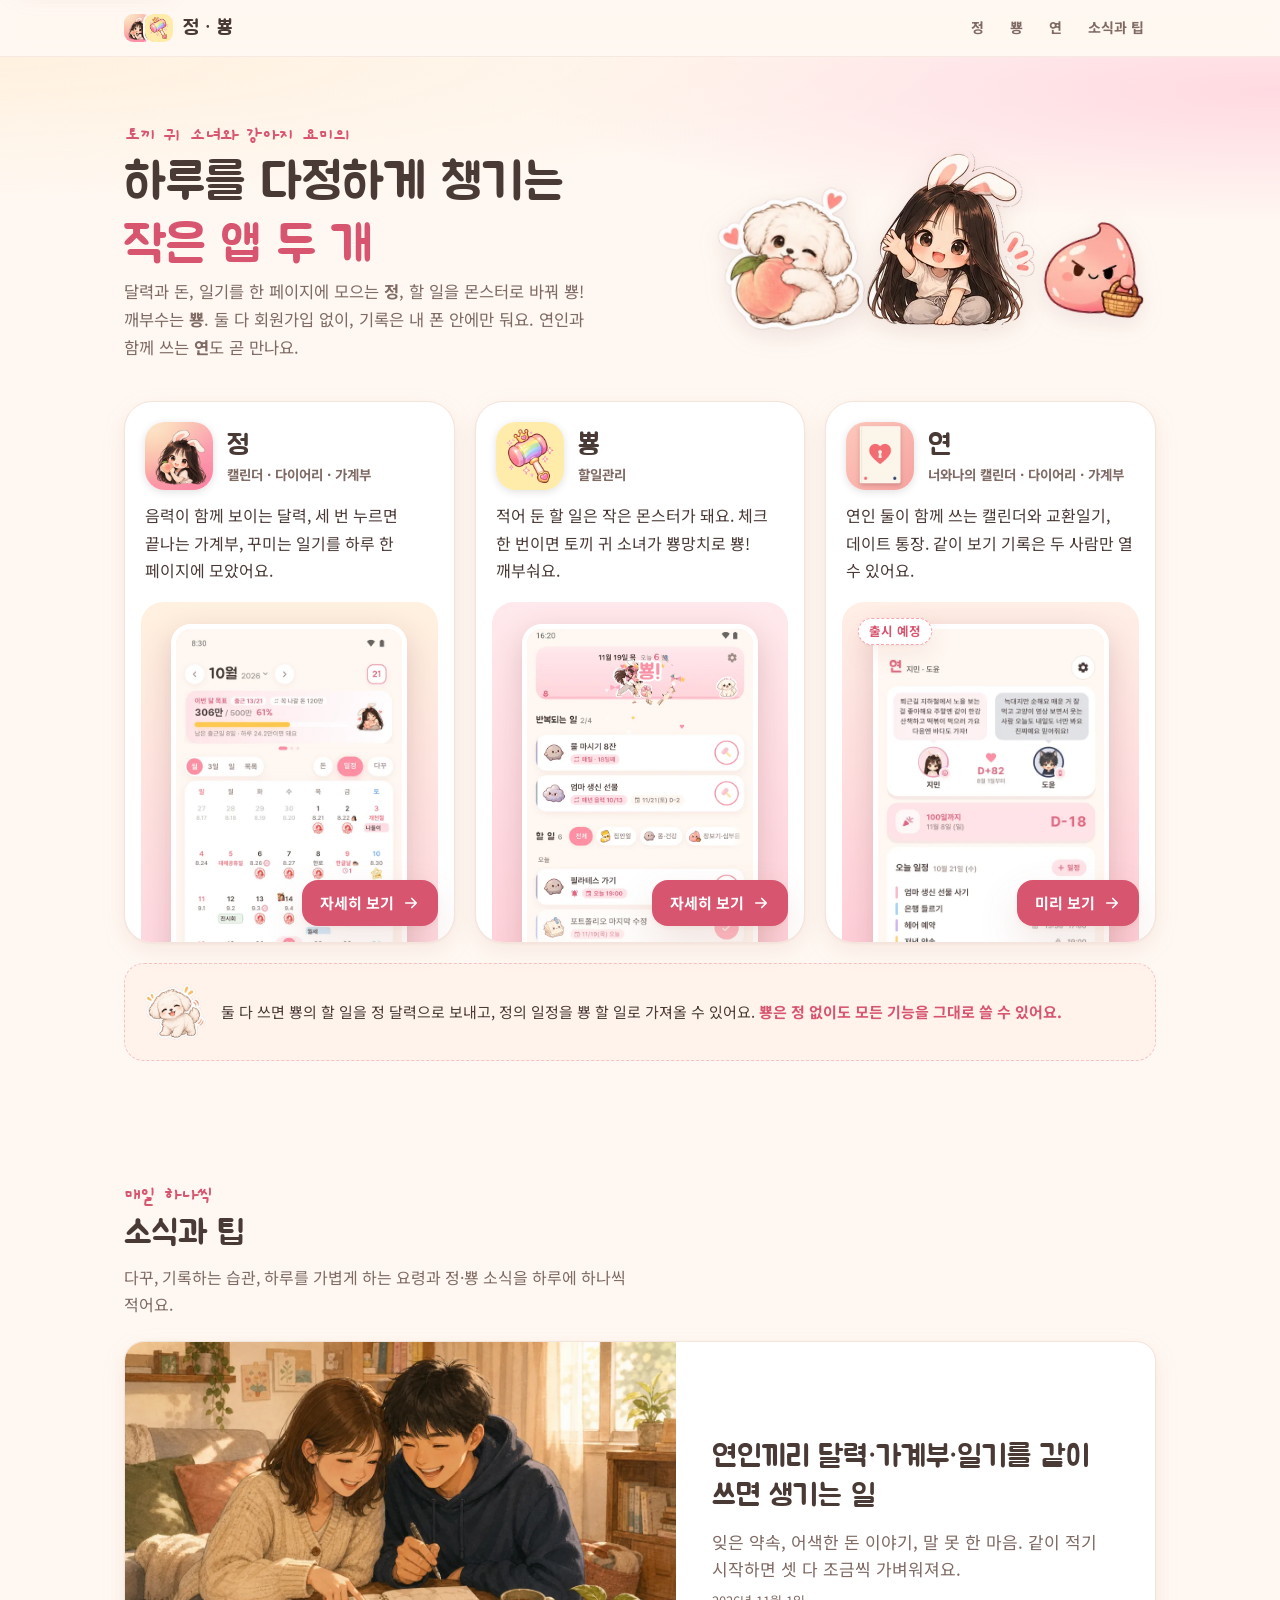
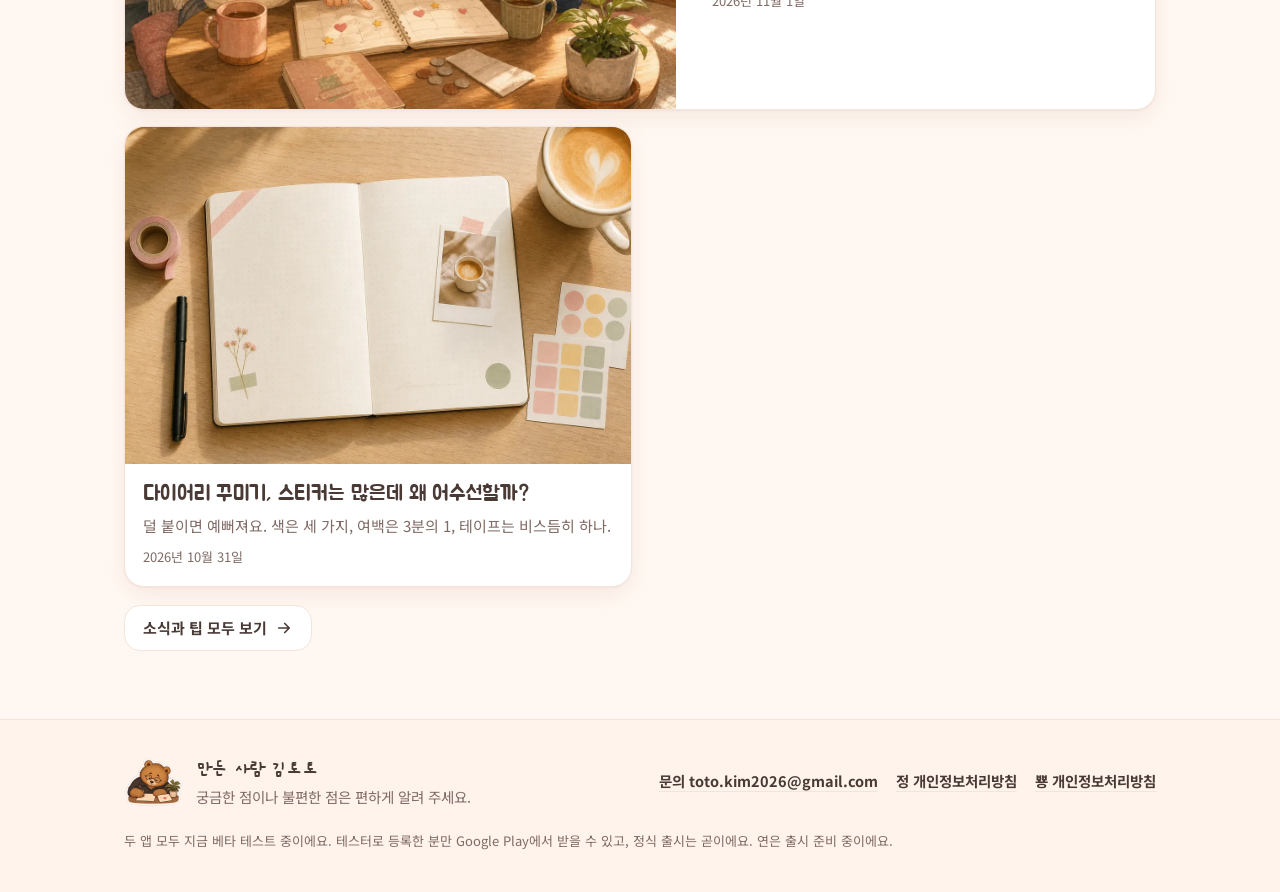
<file: index.html>
<!doctype html>
<html lang="ko">
<head>
<meta charset="utf-8">
<meta name="viewport" content="width=device-width, initial-scale=1, viewport-fit=cover">
<title>정 · 뿅 — 토끼 소녀의 하루를 돕는 두 앱</title>
<meta name="description" content="캘린더·다이어리·가계부를 한 페이지에 담은 '정'과, 할 일을 몬스터로 만들어 뿅! 깨부수는 할일관리 '뿅'. 기록은 내 폰 안에만 저장돼요.">
<link rel="canonical" href="https://totokim202610.github.io/">
<meta name="theme-color" content="#FFF8F2" media="(prefers-color-scheme: light)">
<meta name="theme-color" content="#2B2230" media="(prefers-color-scheme: dark)">
<meta property="og:type" content="website">
<meta property="og:locale" content="ko_KR">
<meta property="og:site_name" content="정 · 뿅">
<meta property="og:title" content="정 · 뿅 — 토끼 소녀의 하루를 돕는 두 앱">
<meta property="og:description" content="달력·가계부·꾸미는 일기를 하루 한 페이지에 담은 정, 체크 한 번에 뿅! 깨부수는 할일관리 뿅. 기록은 내 폰 안에만 저장돼요.">
<meta property="og:url" content="https://totokim202610.github.io/">
<meta property="og:image" content="https://totokim202610.github.io/assets/jeong/feature-graphic.jpg">
<meta property="og:image:width" content="1024">
<meta property="og:image:height" content="500">
<meta name="twitter:card" content="summary_large_image">
<link rel="icon" type="image/png" sizes="64x64" href="assets/jeong/favicon-64.png">
<link rel="apple-touch-icon" href="assets/jeong/icon-192.png">
<link rel="preconnect" href="https://fonts.googleapis.com">
<link rel="preconnect" href="https://fonts.gstatic.com" crossorigin>
<link rel="stylesheet" href="https://fonts.googleapis.com/css2?family=Gaegu:wght@700&family=Jua&family=Noto+Sans+KR:wght@400;500;700&display=swap">
<link rel="stylesheet" href="assets/site.css?v=2193cd11">
</head>
<body class="home">
<a class="skip" href="#main">본문으로 바로 가기</a>

<header class="topbar">
  <div class="wrap">
    <a class="brand" href="./" aria-current="page">
      <span class="brand-dots" aria-hidden="true"><img src="assets/jeong/icon-96.png" alt="" width="28" height="28"><img src="assets/ppyong/icon-96.png" alt="" width="28" height="28"></span>
      정 · 뿅
    </a>
    <nav class="topnav" aria-label="앱">
      <a href="jeong/">정<span class="visually-hidden"> — 자세히 보기</span></a>
      <a href="ppyong/">뿅</a>
      <a href="yeon/">연</a>
      <a href="notes/">소식과 팁</a>
    </nav>
  </div>
</header>

<main id="main">
  <section class="home-hero" aria-labelledby="hero-title">
    <div class="wrap">
      <div>
        <span class="eyebrow">토끼 귀 소녀와 강아지 요미의</span>
        <h1 id="hero-title">하루를 다정하게 챙기는<br><em>작은 앱 두 개</em></h1>
        <p class="lead">달력과 돈, 일기를 한 페이지에 모으는 <b>정</b>, 할 일을 몬스터로 바꿔 뿅! 깨부수는 <b>뿅</b>. 둘 다 회원가입 없이, 기록은 내 폰 안에만 둬요. 연인과 함께 쓰는 <b>연</b>도 곧 만나요.</p>
      </div>
      <div class="hero-cast">
        <picture><source srcset="assets/jeong/chars/yomi-peach.webp" type="image/webp"><img src="assets/jeong/chars/yomi-peach.png" alt="복숭아를 안고 있는 하얀 강아지 요미" width="360" height="360"></picture>
        <picture><source srcset="assets/jeong/chars/girl-wave.webp" type="image/webp"><img src="assets/jeong/chars/girl-wave.png" alt="손을 흔드는 토끼 귀 소녀" width="360" height="360"></picture>
        <picture><source srcset="assets/ppyong/chars/mon-slime.webp" type="image/webp"><img src="assets/ppyong/chars/mon-slime.png" alt="바구니를 든 분홍 젤리 몬스터" width="200" height="200"></picture>
      </div>
    </div>
  </section>

  <section class="section tight" aria-label="앱 소개">
    <div class="wrap">
      <div class="apps">
        <article class="app-card app-jeong">
          <div class="top">
            <img class="icon" src="assets/jeong/icon-192.png" alt="" width="68" height="68">
            <h2><a href="jeong/">정<span class="visually-hidden"> — 자세히 보기</span></a><small>캘린더 · 다이어리 · 가계부</small></h2>
          </div>
          <p class="desc">음력이 함께 보이는 달력, 세 번 누르면 끝나는 가계부, 꾸미는 일기를 하루 한 페이지에 모았어요.</p>
          <div class="shot">
            <picture><source srcset="assets/jeong/phone/01-calendar-lunar.webp" type="image/webp"><img src="assets/jeong/phone/01-calendar-lunar.png" alt="정의 달력 화면: 날짜마다 음력과 공휴일이 작게 적혀 있고, 위에는 이번 달 목표 306만 원 / 500만 원이 보여요" width="540" height="1080" loading="lazy"></picture>
          </div>
          <span class="btn btn-primary more" aria-hidden="true">자세히 보기 <svg viewBox="0 0 24 24" fill="none" stroke="currentColor" stroke-width="2.2" stroke-linecap="round" stroke-linejoin="round"><path d="M5 12h14M13 6l6 6-6 6"/></svg></span>
        </article>

        <article class="app-card app-ppyong">
          <div class="top">
            <img class="icon" src="assets/ppyong/icon-192.png" alt="" width="68" height="68">
            <h2><a href="ppyong/">뿅</a><small>할일관리</small></h2>
          </div>
          <p class="desc">적어 둔 할 일은 작은 몬스터가 돼요. 체크 한 번이면 토끼 귀 소녀가 뿅망치로 뿅! 깨부숴요.</p>
          <div class="shot">
            <picture><source srcset="assets/ppyong/phone/02-smash.webp" type="image/webp"><img src="assets/ppyong/phone/02-smash.png" alt="뿅의 할 일 화면: 소녀가 뿅망치로 몬스터를 깨부수는 순간 '뿅!' 글자와 별 조각이 터지고, 아래 할 일 카드에 체크가 들어가요" width="607" height="1080" loading="lazy"></picture>
          </div>
          <span class="btn btn-primary more" aria-hidden="true">자세히 보기 <svg viewBox="0 0 24 24" fill="none" stroke="currentColor" stroke-width="2.2" stroke-linecap="round" stroke-linejoin="round"><path d="M5 12h14M13 6l6 6-6 6"/></svg></span>
        </article>

        <article class="app-card app-yeon">
          <div class="top">
            <img class="icon" src="assets/yeon/icon-192.png" alt="" width="68" height="68">
            <h2><a href="yeon/">연<span class="visually-hidden"> — 출시 예정, 자세히 보기</span></a><small>너와나의 캘린더 · 다이어리 · 가계부</small></h2>
          </div>
          <p class="desc">연인 둘이 함께 쓰는 캘린더와 교환일기, 데이트 통장. 같이 보기 기록은 두 사람만 열 수 있어요.</p>
          <div class="shot">
            <span class="badge" aria-hidden="true">출시 예정</span>
            <picture><source srcset="assets/yeon/phone/01-home.webp" type="image/webp"><img src="assets/yeon/phone/01-home.png" alt="연의 홈 화면: 지민과 도윤의 얼굴과 말풍선, 사귄 지 D+82, 100일까지 D-18 카드와 오늘 일정" width="498" height="1080" loading="lazy"></picture>
          </div>
          <span class="btn btn-primary more" aria-hidden="true">미리 보기 <svg viewBox="0 0 24 24" fill="none" stroke="currentColor" stroke-width="2.2" stroke-linecap="round" stroke-linejoin="round"><path d="M5 12h14M13 6l6 6-6 6"/></svg></span>
        </article>
      </div>

      <div class="together">
        <picture><source srcset="assets/jeong/chars/yomi-wag.webp" type="image/webp"><img src="assets/jeong/chars/yomi-wag.png" alt="" width="360" height="360"></picture>
        <p>둘 다 쓰면 뿅의 할 일을 정 달력으로 보내고, 정의 일정을 뿅 할 일로 가져올 수 있어요. <strong>뿅은 정 없이도 모든 기능을 그대로 쓸 수 있어요.</strong></p>
      </div>
    </div>
  </section>

  <!-- 소식과 팁 칸은 tools/build_notes.py가 만든다. 직접 고치지 않는다 -->
  <!-- notes:start -->
  <section class="section home-notes" aria-labelledby="notes-title">
    <div class="wrap">
      <div class="sec-head">
        <span class="eyebrow">매일 하나씩</span>
        <h2 id="notes-title">소식과 팁</h2>
        <p>다꾸, 기록하는 습관, 하루를 가볍게 하는 요령과 정·뿅 소식을 하루에 하나씩 적어요.</p>
      </div>
      <ul class="notes-list">
        <li>
          <a href="notes/couple-calendar-together/">
            <picture><source srcset="assets/notes/couple-calendar-together/hero.webp" type="image/webp"><img src="assets/notes/couple-calendar-together/hero.jpg" alt="" width="1200" height="800" loading="lazy"></picture>
            <div class="txt">
              <h3>연인끼리 달력·가계부·일기를 같이 쓰면 생기는 일</h3>
              <p>잊은 약속, 어색한 돈 이야기, 말 못 한 마음. 같이 적기 시작하면 셋 다 조금씩 가벼워져요.</p>
              <time datetime="2026-11-01">2026년 11월 1일</time>
            </div>
          </a>
        </li>
        <li>
          <a href="notes/diary-deco-basics/">
            <picture><source srcset="assets/notes/diary-deco-basics/hero.webp" type="image/webp"><img src="assets/notes/diary-deco-basics/hero.jpg" alt="" width="1200" height="800" loading="lazy"></picture>
            <div class="txt">
              <h3>다이어리 꾸미기, 스티커는 많은데 왜 어수선할까?</h3>
              <p>덜 붙이면 예뻐져요. 색은 세 가지, 여백은 3분의 1, 테이프는 비스듬히 하나.</p>
              <time datetime="2026-10-31">2026년 10월 31일</time>
            </div>
          </a>
        </li>
      </ul>
      <a class="btn btn-ghost all" href="notes/">소식과 팁 모두 보기 <svg viewBox="0 0 24 24" fill="none" stroke="currentColor" stroke-width="2.2" stroke-linecap="round" stroke-linejoin="round" aria-hidden="true"><path d="M5 12h14M13 6l6 6-6 6"/></svg></a>
    </div>
  </section>
  <!-- notes:end -->
</main>

<footer class="footer">
  <div class="wrap">
    <div class="maker">
      <picture><source srcset="assets/jeong/chars/toto-letter.webp" type="image/webp"><img src="assets/jeong/chars/toto-letter.png" alt="" width="240" height="240"></picture>
      <p><b>만든 사람 김토토</b><br>궁금한 점이나 불편한 점은 편하게 알려 주세요.</p>
    </div>
    <nav aria-label="바닥 링크">
      <ul>
        <li><a href="mailto:toto.kim2026@gmail.com">문의 toto.kim2026@gmail.com</a></li>
        <li><a href="jeong/privacy/">정 개인정보처리방침</a></li>
        <li><a href="ppyong/privacy/">뿅 개인정보처리방침</a></li>
      </ul>
    </nav>
    <p class="copy">두 앱 모두 지금 베타 테스트 중이에요. 테스터로 등록한 분만 Google Play에서 받을 수 있고, 정식 출시는 곧이에요. 연은 출시 준비 중이에요.</p>
  </div>
</footer>
</body>
</html>
</file>
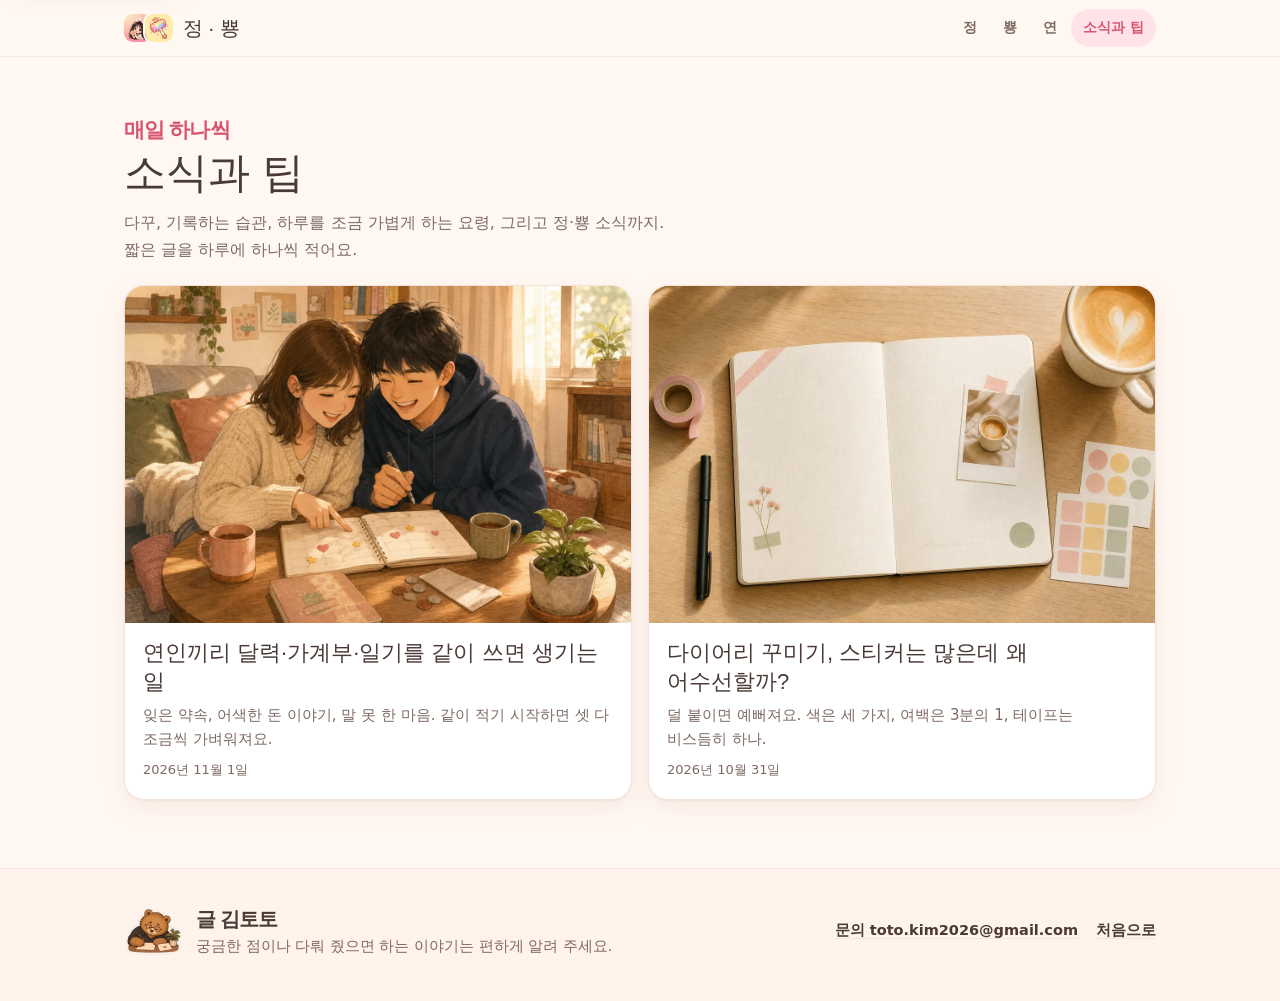
<file: guide/index.html>
<!doctype html>
<html lang="ko">
<head>
<meta charset="utf-8">
<title>옮겼어요</title>
<meta name="robots" content="noindex">
<link rel="canonical" href="https://totokim202610.github.io/notes/">
<meta http-equiv="refresh" content="0; url=../notes/">
</head>
<body>
<p>이 글은 <a href="../notes/">새 주소</a>로 옮겼어요.</p>
</body>
</html>
</file>
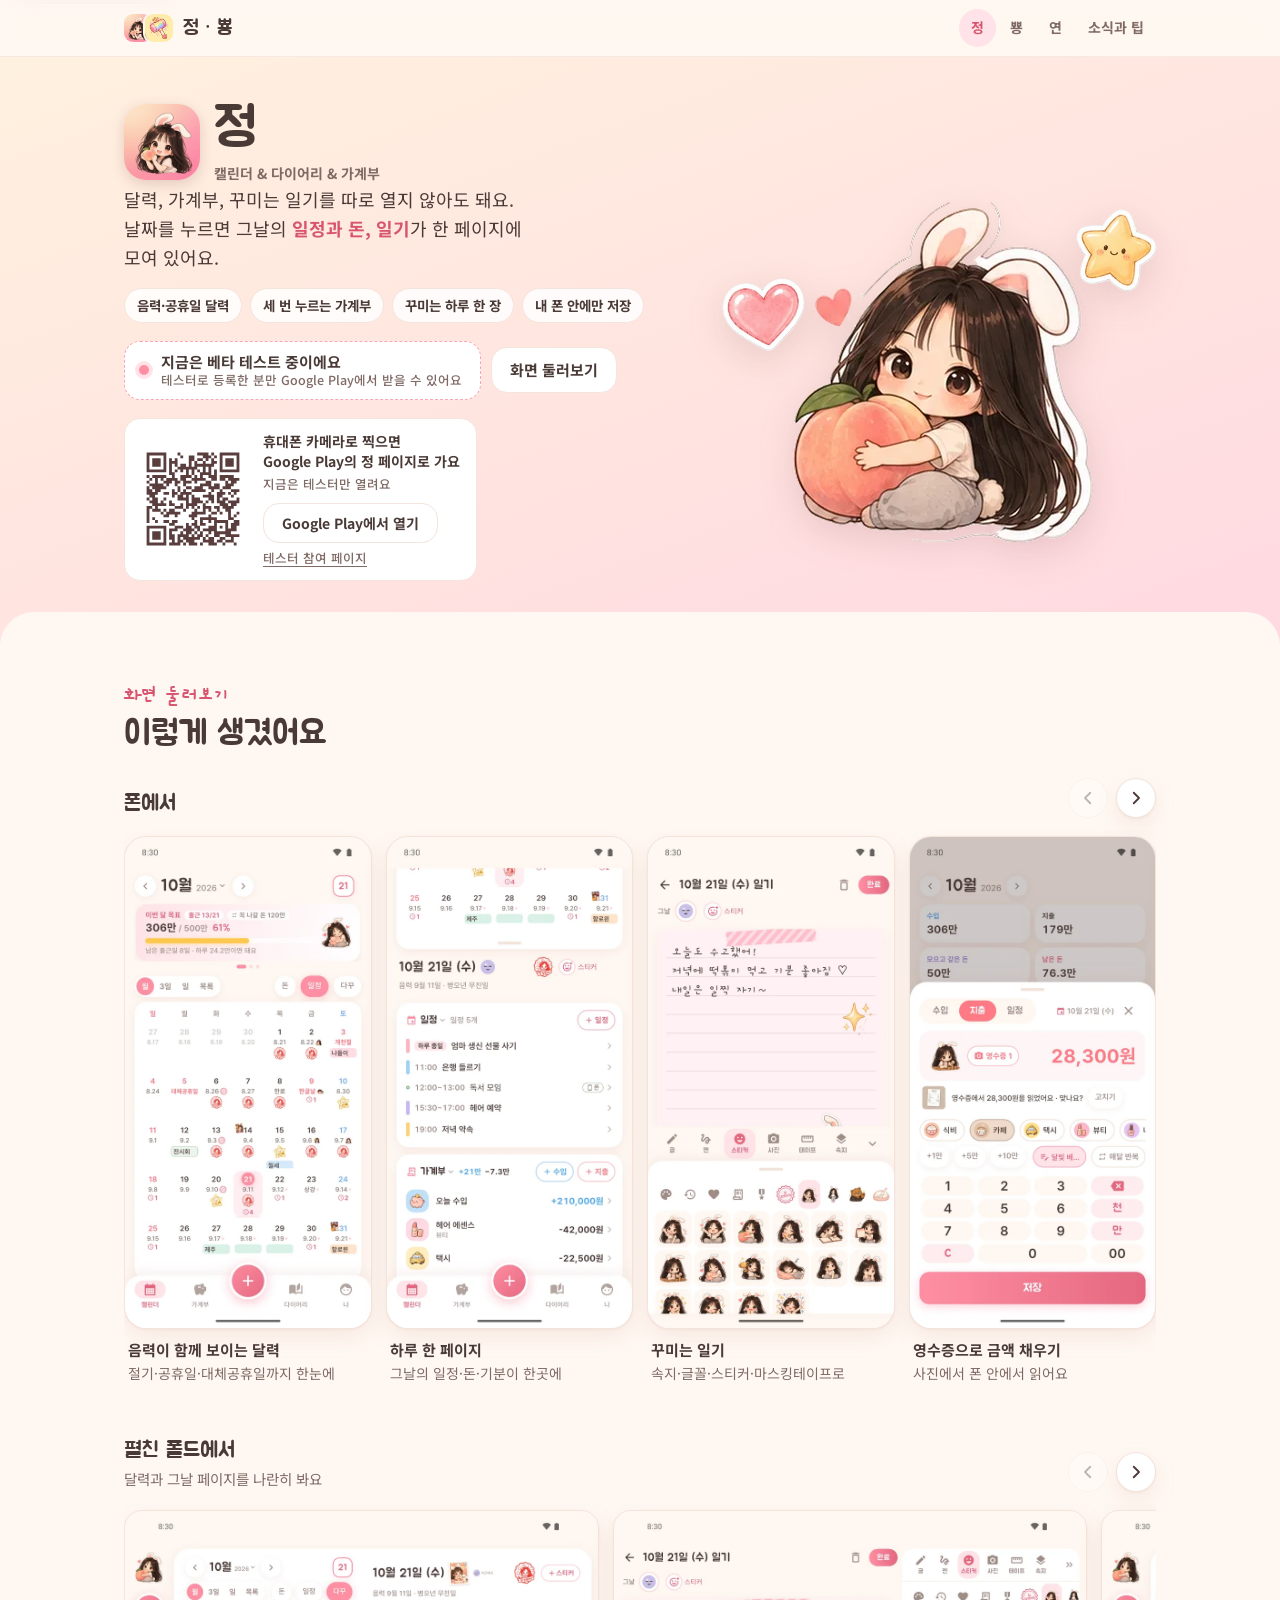
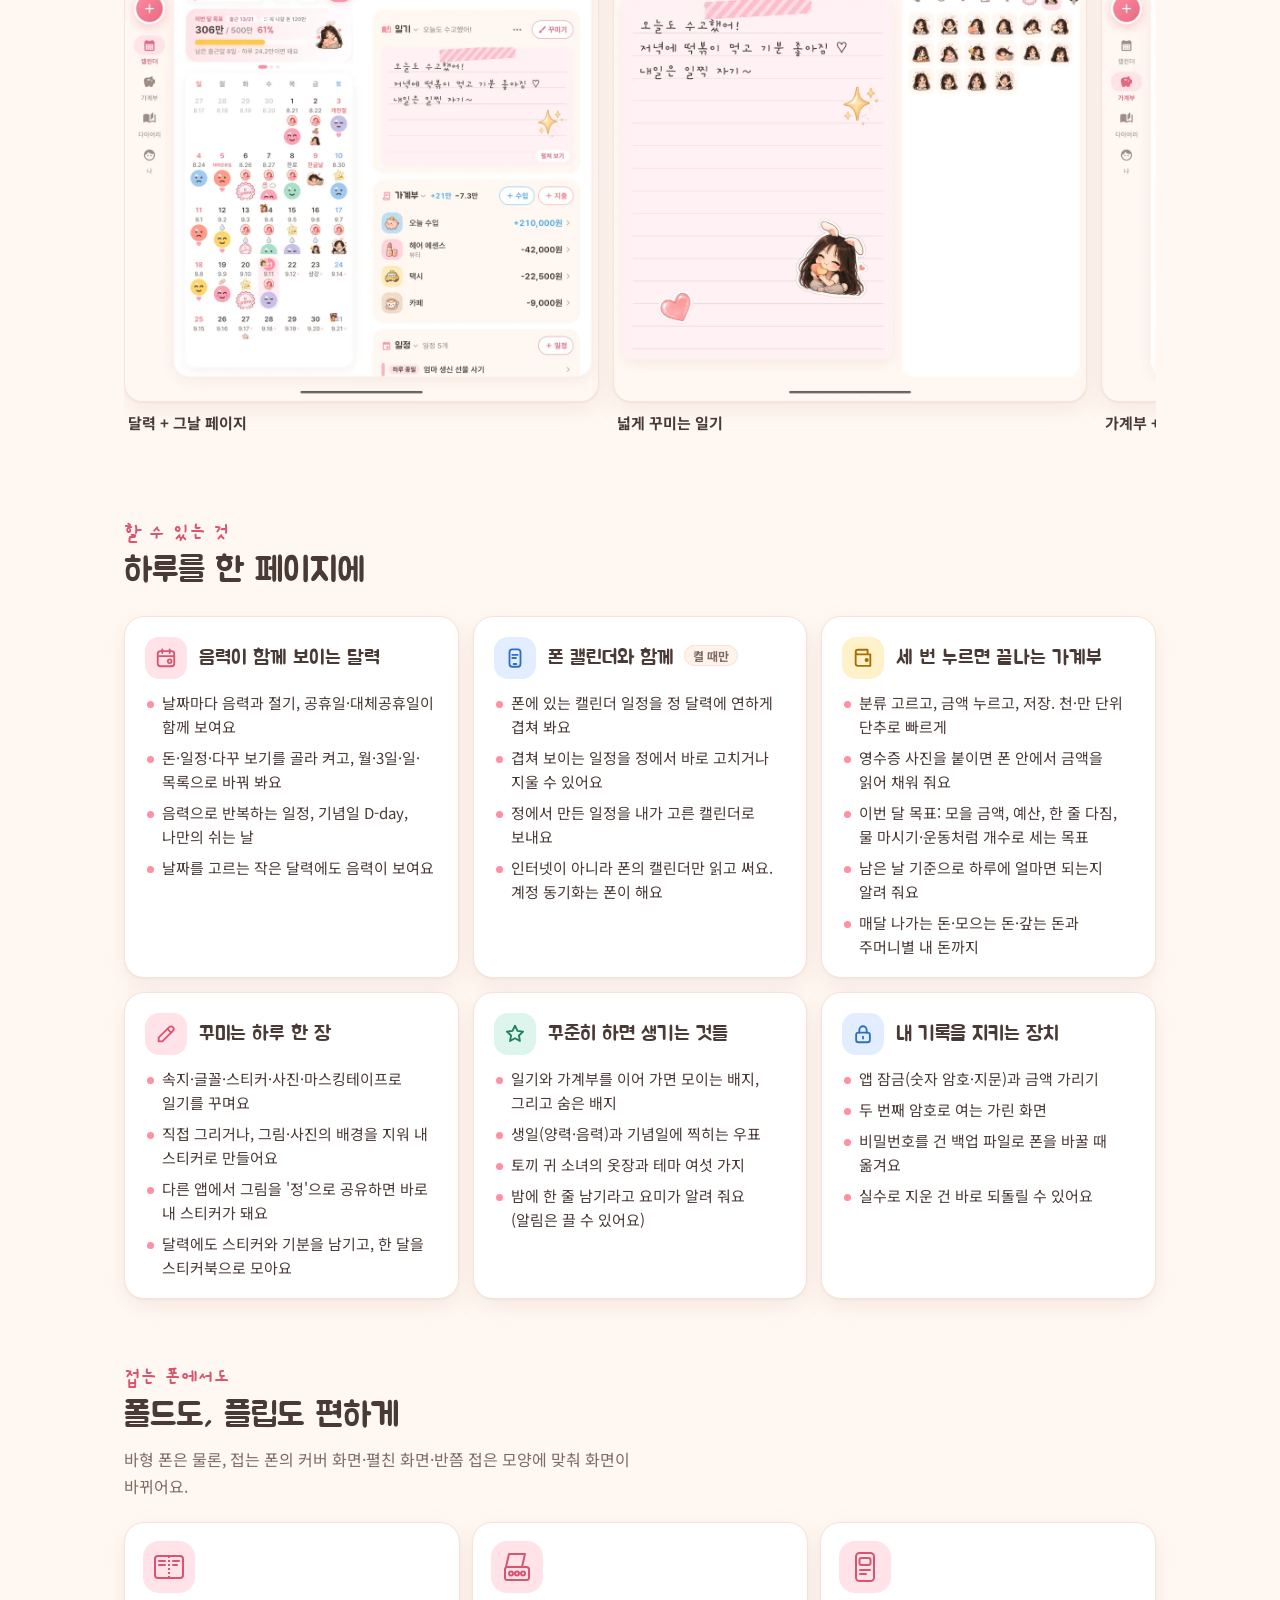
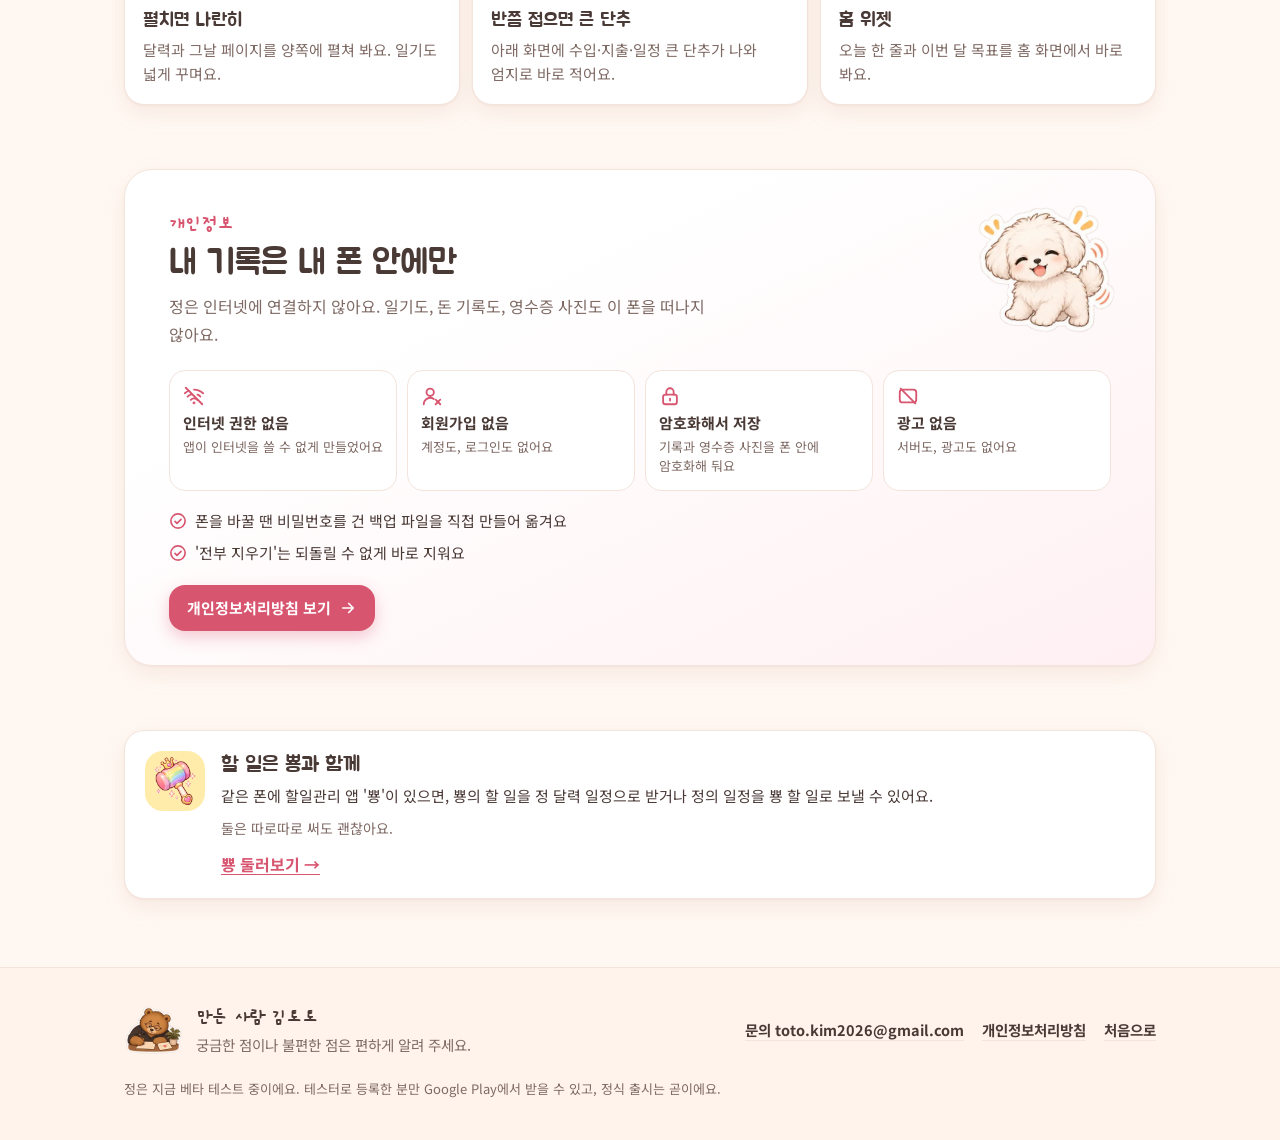
<file: jeong/index.html>
<!doctype html>
<html lang="ko">
<head>
<meta charset="utf-8">
<meta name="viewport" content="width=device-width, initial-scale=1, viewport-fit=cover">
<title>정 - 캘린더&amp;다이어리&amp;가계부</title>
<meta name="description" content="음력 달력·가계부·꾸미는 일기를 하루 한 페이지에. 서버도 인터넷 권한도 없이, 기록은 내 폰 안에만 암호화해 둬요.">
<link rel="canonical" href="https://totokim202610.github.io/jeong/">
<meta name="theme-color" content="#FFF1DF" media="(prefers-color-scheme: light)">
<meta name="theme-color" content="#2B2230" media="(prefers-color-scheme: dark)">
<meta property="og:type" content="website">
<meta property="og:locale" content="ko_KR">
<meta property="og:site_name" content="정 · 뿅">
<meta property="og:title" content="정 - 캘린더&amp;다이어리&amp;가계부">
<meta property="og:description" content="음력 달력·가계부·꾸미는 일기를 하루 한 페이지에. 기록은 내 폰 안에만 암호화해 둬요.">
<meta property="og:url" content="https://totokim202610.github.io/jeong/">
<meta property="og:image" content="https://totokim202610.github.io/assets/jeong/feature-graphic.jpg">
<meta property="og:image:width" content="1024">
<meta property="og:image:height" content="500">
<meta name="twitter:card" content="summary_large_image">
<link rel="icon" type="image/png" sizes="64x64" href="../assets/jeong/favicon-64.png">
<link rel="apple-touch-icon" href="../assets/jeong/icon-192.png">
<link rel="preconnect" href="https://fonts.googleapis.com">
<link rel="preconnect" href="https://fonts.gstatic.com" crossorigin>
<link rel="stylesheet" href="https://fonts.googleapis.com/css2?family=Gaegu:wght@700&family=Jua&family=Noto+Sans+KR:wght@400;500;700&display=swap">
<link rel="stylesheet" href="../assets/site.css?v=2193cd11">
<script src="../assets/site.js?v=4670853f" defer></script>
</head>
<body class="app-jeong">
<svg width="0" height="0" style="position:absolute" aria-hidden="true" focusable="false">
  <defs>
    <symbol id="i-cal" viewBox="0 0 24 24" fill="none" stroke="currentColor" stroke-width="2" stroke-linecap="round" stroke-linejoin="round"><rect x="3" y="4.5" width="18" height="16.5" rx="3"/><path d="M8 2.5v4M16 2.5v4M3 10h18"/><circle cx="16" cy="15.5" r="2"/></symbol>
    <symbol id="i-phone" viewBox="0 0 24 24" fill="none" stroke="currentColor" stroke-width="2" stroke-linecap="round" stroke-linejoin="round"><rect x="6" y="2.5" width="12" height="19" rx="3"/><path d="M10.5 18.5h3"/><path d="M9 8.5h6M9 12h4"/></symbol>
    <symbol id="i-wallet" viewBox="0 0 24 24" fill="none" stroke="currentColor" stroke-width="2" stroke-linecap="round" stroke-linejoin="round"><path d="M4 7.5V18a2.5 2.5 0 0 0 2.5 2.5H20V8H6.5A2.5 2.5 0 0 1 4 5.5 2.5 2.5 0 0 1 6.5 3H17v5"/><circle cx="16" cy="14.25" r="1.25" fill="currentColor"/></symbol>
    <symbol id="i-pen" viewBox="0 0 24 24" fill="none" stroke="currentColor" stroke-width="2" stroke-linecap="round" stroke-linejoin="round"><path d="M4 20h4L19.5 8.5a2.8 2.8 0 0 0-4-4L4 16v4z"/><path d="M13.5 6.5l4 4"/></symbol>
    <symbol id="i-star" viewBox="0 0 24 24" fill="none" stroke="currentColor" stroke-width="2" stroke-linecap="round" stroke-linejoin="round"><path d="M12 3l2.7 5.6 6.1.8-4.5 4.2 1.1 6-5.4-2.9-5.4 2.9 1.1-6L3.2 9.4l6.1-.8z"/></symbol>
    <symbol id="i-fold" viewBox="0 0 24 24" fill="none" stroke="currentColor" stroke-width="2" stroke-linecap="round" stroke-linejoin="round"><rect x="2.5" y="5" width="19" height="14" rx="2.5"/><path d="M12 5v14" stroke-dasharray="2 2.2"/></symbol>
    <symbol id="i-lock" viewBox="0 0 24 24" fill="none" stroke="currentColor" stroke-width="2" stroke-linecap="round" stroke-linejoin="round"><rect x="4.5" y="10.5" width="15" height="10.5" rx="2.5"/><path d="M8 10.5V7.5a4 4 0 0 1 8 0v3"/><path d="M12 15v2"/></symbol>
    <symbol id="i-wifi-off" viewBox="0 0 24 24" fill="none" stroke="currentColor" stroke-width="2" stroke-linecap="round" stroke-linejoin="round"><path d="M3 3l18 18"/><path d="M8.5 16.2a5 5 0 0 1 7 0M5 12.6a10 10 0 0 1 4-2.3M19 12.6a10 10 0 0 0-3.2-2"/><path d="M2 9a15 15 0 0 1 4.3-2.7M22 9a15 15 0 0 0-10-4"/><circle cx="12" cy="19.5" r=".6" fill="currentColor"/></symbol>
    <symbol id="i-user-off" viewBox="0 0 24 24" fill="none" stroke="currentColor" stroke-width="2" stroke-linecap="round" stroke-linejoin="round"><circle cx="10" cy="8" r="4"/><path d="M3 21a7 7 0 0 1 11-5.7"/><path d="M16 16l5 5M21 16l-5 5"/></symbol>
    <symbol id="i-box" viewBox="0 0 24 24" fill="none" stroke="currentColor" stroke-width="2" stroke-linecap="round" stroke-linejoin="round"><path d="M12 2.5l8.5 4.5v10L12 21.5 3.5 17V7z"/><path d="M3.5 7L12 11.5 20.5 7M12 11.5v10"/></symbol>
    <symbol id="i-ad-off" viewBox="0 0 24 24" fill="none" stroke="currentColor" stroke-width="2" stroke-linecap="round" stroke-linejoin="round"><rect x="3" y="5" width="18" height="14" rx="3"/><path d="M4 4l16 16"/></symbol>
    <symbol id="i-check" viewBox="0 0 24 24" fill="none" stroke="currentColor" stroke-width="2.2" stroke-linecap="round" stroke-linejoin="round"><circle cx="12" cy="12" r="9.5"/><path d="M8 12.5l2.7 2.7L16 9.8"/></symbol>
    <symbol id="i-left" viewBox="0 0 24 24" fill="none" stroke="currentColor" stroke-width="2.4" stroke-linecap="round" stroke-linejoin="round"><path d="M15 5l-7 7 7 7"/></symbol>
    <symbol id="i-right" viewBox="0 0 24 24" fill="none" stroke="currentColor" stroke-width="2.4" stroke-linecap="round" stroke-linejoin="round"><path d="M9 5l7 7-7 7"/></symbol>
    <symbol id="i-arrow" viewBox="0 0 24 24" fill="none" stroke="currentColor" stroke-width="2.2" stroke-linecap="round" stroke-linejoin="round"><path d="M5 12h14M13 6l6 6-6 6"/></symbol>
    <symbol id="i-dev-open" viewBox="0 0 34 34" fill="none" stroke="currentColor" stroke-width="2" stroke-linejoin="round"><rect x="3" y="6" width="28" height="22" rx="3"/><path d="M17 6v22" stroke-dasharray="2 2"/><path d="M7 11h6M7 15h6M21 11h6M21 15h4" stroke-linecap="round"/></symbol>
    <symbol id="i-dev-half" viewBox="0 0 34 34" fill="none" stroke="currentColor" stroke-width="2" stroke-linejoin="round" stroke-linecap="round"><path d="M6 17L9 4h16l-3 13z"/><rect x="5" y="17" width="24" height="13" rx="2.5"/><circle cx="11" cy="23.5" r="2"/><circle cx="17" cy="23.5" r="2"/><circle cx="23" cy="23.5" r="2"/></symbol>
    <symbol id="i-dev-widget" viewBox="0 0 34 34" fill="none" stroke="currentColor" stroke-width="2" stroke-linejoin="round" stroke-linecap="round"><rect x="8" y="3" width="18" height="28" rx="3.5"/><rect x="11.5" y="8" width="11" height="7" rx="2"/><path d="M12 20h10M12 24h6"/></symbol>
  </defs>
</svg>

<a class="skip" href="#main">본문으로 바로 가기</a>

<header class="topbar">
  <div class="wrap">
    <a class="brand" href="../">
      <span class="brand-dots" aria-hidden="true"><img src="../assets/jeong/icon-96.png" alt="" width="28" height="28"><img src="../assets/ppyong/icon-96.png" alt="" width="28" height="28"></span>
      정 · 뿅
    </a>
    <nav class="topnav" aria-label="앱">
      <a href="./" aria-current="page">정</a>
      <a href="../ppyong/">뿅</a>
      <a href="../yeon/">연</a>
      <a href="../notes/">소식과 팁</a>
    </nav>
  </div>
</header>

<main id="main">
  <section class="app-hero" aria-labelledby="app-title">
    <div class="wrap">
      <div class="text">
        <div class="id">
          <img src="../assets/jeong/icon-192.png" alt="정 앱 아이콘" width="76" height="76">
          <h1 id="app-title">정<span class="sub">캘린더 &amp; 다이어리 &amp; 가계부</span></h1>
        </div>
        <p class="lead">달력, 가계부, 꾸미는 일기를 따로 열지 않아도 돼요. 날짜를 누르면 그날의 <b>일정과 돈, 일기</b>가 한 페이지에 모여 있어요.</p>
        <ul class="chips" aria-label="한눈에 보기">
          <li class="chip">음력·공휴일 달력</li>
          <li class="chip">세 번 누르는 가계부</li>
          <li class="chip">꾸미는 하루 한 장</li>
          <li class="chip">내 폰 안에만 저장</li>
        </ul>
        <div class="actions">
          <p class="soon" role="note"><span class="dot" aria-hidden="true"></span><span>지금은 베타 테스트 중이에요<small>테스터로 등록한 분만 Google Play에서 받을 수 있어요</small></span></p>
          <a class="btn btn-ghost" href="#shots">화면 둘러보기</a>
        </div>
        <figure class="qr">
          <img src="../assets/jeong/qr-play.svg" alt="정 Google Play 페이지로 가는 QR 코드" width="112" height="112">
          <figcaption>휴대폰 카메라로 찍으면<br>Google Play의 정 페이지로 가요<small>지금은 테스터만 열려요</small>
            <a class="btn btn-ghost qr-link" href="https://play.google.com/store/apps/details?id=com.toto.jeong" rel="noopener">Google Play에서 열기</a>
            <a class="qr-join" href="https://play.google.com/apps/testing/com.toto.jeong" rel="noopener">테스터 참여 페이지</a></figcaption>
        </figure>
      </div>
      <div class="art">
        <picture><source srcset="../assets/jeong/chars/girl-peach.webp" type="image/webp"><img src="../assets/jeong/chars/girl-peach.png" alt="커다란 복숭아를 안고 웃는 토끼 귀 소녀" width="360" height="360"></picture>
        <picture class="float a"><source srcset="../assets/jeong/chars/heart.webp" type="image/webp"><img src="../assets/jeong/chars/heart.png" alt="" width="160" height="160"></picture>
        <picture class="float b"><source srcset="../assets/jeong/chars/star.webp" type="image/webp"><img src="../assets/jeong/chars/star.png" alt="" width="160" height="160"></picture>
      </div>
    </div>
  </section>

  <section class="section" id="shots" aria-labelledby="shots-title">
    <div class="wrap">
      <div class="sec-head">
        <span class="eyebrow">화면 둘러보기</span>
        <h2 id="shots-title">이렇게 생겼어요</h2>
      </div>

      <div class="sub-head first">
        <div><h3>폰에서</h3><p class="swipe-hint">옆으로 밀어서 더 보세요</p></div>
        <div class="rail-nav" data-rail="rail-phone"><button type="button" data-dir="-1" aria-label="이전 화면"><svg><use href="#i-left"/></svg></button><button type="button" data-dir="1" aria-label="다음 화면"><svg><use href="#i-right"/></svg></button></div>
      </div>
      <ul class="rail phones" id="rail-phone" tabindex="0" aria-label="폰 화면 8장">
        <li><figure class="shot-card"><a href="../assets/jeong/phone/01-calendar-lunar.png"><picture><source srcset="../assets/jeong/phone/01-calendar-lunar.webp" type="image/webp"><img src="../assets/jeong/phone/01-calendar-lunar.png" alt="10월 달력: 날짜마다 음력·절기·공휴일이 작게 적혀 있고, 위에 이번 달 목표 306만 / 500만 원과 진행 막대, 날짜 칸에 칭찬 도장과 폰 캘린더 일정 띠가 보여요" width="540" height="1080" loading="lazy"></picture></a><figcaption><b>음력이 함께 보이는 달력</b>절기·공휴일·대체공휴일까지 한눈에</figcaption></figure></li>
        <li><figure class="shot-card"><a href="../assets/jeong/phone/02-day-page.png"><picture><source srcset="../assets/jeong/phone/02-day-page.webp" type="image/webp"><img src="../assets/jeong/phone/02-day-page.png" alt="10월 21일 그날 페이지: 음력 날짜와 기분, 일정 다섯 개(폰 캘린더 일정에는 '폰' 꼬리표), 아래에 그날 가계부 수입·지출 목록" width="540" height="1080" loading="lazy"></picture></a><figcaption><b>하루 한 페이지</b>그날의 일정·돈·기분이 한곳에</figcaption></figure></li>
        <li><figure class="shot-card"><a href="../assets/jeong/phone/03-diary-deco.png"><picture><source srcset="../assets/jeong/phone/03-diary-deco.webp" type="image/webp"><img src="../assets/jeong/phone/03-diary-deco.png" alt="일기 꾸미기: 손글씨로 쓴 일기에 마스킹테이프와 반짝이 스티커가 붙어 있고, 아래 스티커 서랍에 토끼 귀 소녀 스티커들이 줄지어 있어요" width="540" height="1080" loading="lazy"></picture></a><figcaption><b>꾸미는 일기</b>속지·글꼴·스티커·마스킹테이프로</figcaption></figure></li>
        <li><figure class="shot-card"><a href="../assets/jeong/phone/04-receipt.png"><picture><source srcset="../assets/jeong/phone/04-receipt.webp" type="image/webp"><img src="../assets/jeong/phone/04-receipt.png" alt="지출 입력: 영수증 사진에서 28,300원을 읽어 채우고 '맞나요?'라고 묻는 줄, 분류 칩과 천·만 단위 단추가 있는 숫자판" width="540" height="1080" loading="lazy"></picture></a><figcaption><b>영수증으로 금액 채우기</b>사진에서 폰 안에서 읽어요</figcaption></figure></li>
        <li><figure class="shot-card"><a href="../assets/jeong/phone/05-ledger.png"><picture><source srcset="../assets/jeong/phone/05-ledger.webp" type="image/webp"><img src="../assets/jeong/phone/05-ledger.png" alt="가계부: 이번 달 수입 306만·지출 179만·모으고 갚은 돈·남은 돈 카드, 꾸준한 돈과 내 돈 줄, 날짜별 기록" width="540" height="1080" loading="lazy"></picture></a><figcaption><b>한눈에 보는 가계부</b>꾸준한 돈·주머니별 내 돈까지</figcaption></figure></li>
        <li><figure class="shot-card"><a href="../assets/jeong/phone/06-sticker-book.png"><picture><source srcset="../assets/jeong/phone/06-sticker-book.webp" type="image/webp"><img src="../assets/jeong/phone/06-sticker-book.png" alt="이달의 스티커북: 날마다 기분 얼굴과 스티커가 붙은 달력, 아래에 이달의 일기 썸네일" width="540" height="1080" loading="lazy"></picture></a><figcaption><b>이달의 스티커북</b>한 달을 기분과 스티커로 모아요</figcaption></figure></li>
        <li><figure class="shot-card"><a href="../assets/jeong/phone/07-birthday-stamp.png"><picture><source srcset="../assets/jeong/phone/07-birthday-stamp.webp" type="image/webp"><img src="../assets/jeong/phone/07-birthday-stamp.png" alt="음력 생일에 찍힌 '내 생일' 우표를 크게 본 화면: 케이크 앞의 토끼 귀 소녀와 요미 그림" width="540" height="1080" loading="lazy"></picture></a><figcaption><b>생일 우표</b>양력·음력 생일과 기념일에 찍혀요</figcaption></figure></li>
        <li><figure class="shot-card"><a href="../assets/jeong/phone/08-phone-calendar.png"><picture><source srcset="../assets/jeong/phone/08-phone-calendar.webp" type="image/webp"><img src="../assets/jeong/phone/08-phone-calendar.png" alt="폰 일정 고치기 시트: 제목 '독서 모임', 날짜·시간·장소·메모 칸과 어느 캘린더에서 왔는지 보여 주는 한 줄" width="540" height="1080" loading="lazy"></picture></a><figcaption><b>폰 캘린더 일정도 정에서</b>켤 때만, 바로 고치거나 지워요</figcaption></figure></li>
      </ul>

      <div class="sub-head">
        <div><h3>펼친 폴드에서</h3><p>달력과 그날 페이지를 나란히 봐요</p></div>
        <div class="rail-nav" data-rail="rail-wide"><button type="button" data-dir="-1" aria-label="이전 화면"><svg><use href="#i-left"/></svg></button><button type="button" data-dir="1" aria-label="다음 화면"><svg><use href="#i-right"/></svg></button></div>
      </div>
      <ul class="rail wide" id="rail-wide" tabindex="0" aria-label="펼친 화면 3장">
        <li><figure class="shot-card"><a href="../assets/jeong/tablet/01-fold-calendar.png"><picture><source srcset="../assets/jeong/tablet/01-fold-calendar.webp" type="image/webp"><img src="../assets/jeong/tablet/01-fold-calendar.png" alt="펼친 화면 왼쪽에 기분 얼굴과 스티커가 붙은 다꾸 보기 달력, 오른쪽에 그날 페이지(일기·가계부·일정)" width="1042" height="1080" loading="lazy"></picture></a><figcaption><b>달력 + 그날 페이지</b></figcaption></figure></li>
        <li><figure class="shot-card"><a href="../assets/jeong/tablet/02-fold-diary.png"><picture><source srcset="../assets/jeong/tablet/02-fold-diary.webp" type="image/webp"><img src="../assets/jeong/tablet/02-fold-diary.png" alt="펼친 화면 일기 꾸미기: 왼쪽에 꾸민 일기 페이지, 오른쪽에 도구 칸과 스티커 서랍" width="1042" height="1080" loading="lazy"></picture></a><figcaption><b>넓게 꾸미는 일기</b></figcaption></figure></li>
        <li><figure class="shot-card"><a href="../assets/jeong/tablet/03-fold-ledger.png"><picture><source srcset="../assets/jeong/tablet/03-fold-ledger.webp" type="image/webp"><img src="../assets/jeong/tablet/03-fold-ledger.png" alt="펼친 화면 왼쪽에 가계부, 오른쪽에 그날 페이지가 나란히" width="1042" height="1080" loading="lazy"></picture></a><figcaption><b>가계부 + 그날 페이지</b></figcaption></figure></li>
      </ul>
    </div>
  </section>

  <section class="section tight" id="features" aria-labelledby="feat-title">
    <div class="wrap">
      <div class="sec-head">
        <span class="eyebrow">할 수 있는 것</span>
        <h2 id="feat-title">하루를 한 페이지에</h2>
      </div>
      <div class="features">
        <article class="feat">
          <div class="feat-h"><span class="ico"><svg aria-hidden="true"><use href="#i-cal"/></svg></span><h3>음력이 함께 보이는 달력</h3></div>
          <ul>
            <li>날짜마다 음력과 절기, 공휴일·대체공휴일이 함께 보여요</li>
            <li>돈·일정·다꾸 보기를 골라 켜고, 월·3일·일·목록으로 바꿔 봐요</li>
            <li>음력으로 반복하는 일정, 기념일 D-day, 나만의 쉬는 날</li>
            <li>날짜를 고르는 작은 달력에도 음력이 보여요</li>
          </ul>
        </article>
        <article class="feat">
          <div class="feat-h"><span class="ico sky"><svg aria-hidden="true"><use href="#i-phone"/></svg></span><h3>폰 캘린더와 함께 <span class="tag">켤 때만</span></h3></div>
          <ul>
            <li>폰에 있는 캘린더 일정을 정 달력에 연하게 겹쳐 봐요</li>
            <li>겹쳐 보이는 일정을 정에서 바로 고치거나 지울 수 있어요</li>
            <li>정에서 만든 일정을 내가 고른 캘린더로 보내요</li>
            <li>인터넷이 아니라 폰의 캘린더만 읽고 써요. 계정 동기화는 폰이 해요</li>
          </ul>
        </article>
        <article class="feat">
          <div class="feat-h"><span class="ico butter"><svg aria-hidden="true"><use href="#i-wallet"/></svg></span><h3>세 번 누르면 끝나는 가계부</h3></div>
          <ul>
            <li>분류 고르고, 금액 누르고, 저장. 천·만 단위 단추로 빠르게</li>
            <li>영수증 사진을 붙이면 폰 안에서 금액을 읽어 채워 줘요</li>
            <li>이번 달 목표: 모을 금액, 예산, 한 줄 다짐, 물 마시기·운동처럼 개수로 세는 목표</li>
            <li>남은 날 기준으로 하루에 얼마면 되는지 알려 줘요</li>
            <li>매달 나가는 돈·모으는 돈·갚는 돈과 주머니별 내 돈까지</li>
          </ul>
        </article>
        <article class="feat">
          <div class="feat-h"><span class="ico"><svg aria-hidden="true"><use href="#i-pen"/></svg></span><h3>꾸미는 하루 한 장</h3></div>
          <ul>
            <li>속지·글꼴·스티커·사진·마스킹테이프로 일기를 꾸며요</li>
            <li>직접 그리거나, 그림·사진의 배경을 지워 내 스티커로 만들어요</li>
            <li>다른 앱에서 그림을 '정'으로 공유하면 바로 내 스티커가 돼요</li>
            <li>달력에도 스티커와 기분을 남기고, 한 달을 스티커북으로 모아요</li>
          </ul>
        </article>
        <article class="feat">
          <div class="feat-h"><span class="ico mint"><svg aria-hidden="true"><use href="#i-star"/></svg></span><h3>꾸준히 하면 생기는 것들</h3></div>
          <ul>
            <li>일기와 가계부를 이어 가면 모이는 배지, 그리고 숨은 배지</li>
            <li>생일(양력·음력)과 기념일에 찍히는 우표</li>
            <li>토끼 귀 소녀의 옷장과 테마 여섯 가지</li>
            <li>밤에 한 줄 남기라고 요미가 알려 줘요(알림은 끌 수 있어요)</li>
          </ul>
        </article>
        <article class="feat">
          <div class="feat-h"><span class="ico sky"><svg aria-hidden="true"><use href="#i-lock"/></svg></span><h3>내 기록을 지키는 장치</h3></div>
          <ul>
            <li>앱 잠금(숫자 암호·지문)과 금액 가리기</li>
            <li>두 번째 암호로 여는 가린 화면</li>
            <li>비밀번호를 건 백업 파일로 폰을 바꿀 때 옮겨요</li>
            <li>실수로 지운 건 바로 되돌릴 수 있어요</li>
          </ul>
        </article>
      </div>
    </div>
  </section>

  <section class="section tight" id="fold" aria-labelledby="fold-title">
    <div class="wrap">
      <div class="sec-head">
        <span class="eyebrow">접는 폰에서도</span>
        <h2 id="fold-title">폴드도, 플립도 편하게</h2>
        <p>바형 폰은 물론, 접는 폰의 커버 화면·펼친 화면·반쯤 접은 모양에 맞춰 화면이 바뀌어요.</p>
      </div>
      <div class="fold">
        <div class="fold-item"><svg class="dev" aria-hidden="true"><use href="#i-dev-open"/></svg><div><h3>펼치면 나란히</h3><p>달력과 그날 페이지를 양쪽에 펼쳐 봐요. 일기도 넓게 꾸며요.</p></div></div>
        <div class="fold-item"><svg class="dev" aria-hidden="true"><use href="#i-dev-half"/></svg><div><h3>반쯤 접으면 큰 단추</h3><p>아래 화면에 수입·지출·일정 큰 단추가 나와 엄지로 바로 적어요.</p></div></div>
        <div class="fold-item"><svg class="dev" aria-hidden="true"><use href="#i-dev-widget"/></svg><div><h3>홈 위젯</h3><p>오늘 한 줄과 이번 달 목표를 홈 화면에서 바로 봐요.</p></div></div>
      </div>
    </div>
  </section>

  <section class="section tight" id="privacy" aria-labelledby="priv-title">
    <div class="wrap">
      <div class="privacy">
        <picture><source srcset="../assets/jeong/chars/yomi-wag.webp" type="image/webp"><img class="yomi" src="../assets/jeong/chars/yomi-wag.png" alt="" width="360" height="360"></picture>
        <div class="sec-head">
          <span class="eyebrow">개인정보</span>
          <h2 id="priv-title">내 기록은 내 폰 안에만</h2>
          <p>정은 인터넷에 연결하지 않아요. 일기도, 돈 기록도, 영수증 사진도 이 폰을 떠나지 않아요.</p>
        </div>
        <ul class="promise">
          <li><svg aria-hidden="true"><use href="#i-wifi-off"/></svg><b>인터넷 권한 없음</b><span>앱이 인터넷을 쓸 수 없게 만들었어요</span></li>
          <li><svg aria-hidden="true"><use href="#i-user-off"/></svg><b>회원가입 없음</b><span>계정도, 로그인도 없어요</span></li>
          <li><svg aria-hidden="true"><use href="#i-lock"/></svg><b>암호화해서 저장</b><span>기록과 영수증 사진을 폰 안에 암호화해 둬요</span></li>
          <li><svg aria-hidden="true"><use href="#i-ad-off"/></svg><b>광고 없음</b><span>서버도, 광고도 없어요</span></li>
        </ul>
        <ul class="more-list">
          <li><svg aria-hidden="true"><use href="#i-check"/></svg>폰을 바꿀 땐 비밀번호를 건 백업 파일을 직접 만들어 옮겨요</li>
          <li><svg aria-hidden="true"><use href="#i-check"/></svg>'전부 지우기'는 되돌릴 수 없게 바로 지워요</li>
        </ul>
        <a class="btn btn-primary" href="privacy/">개인정보처리방침 보기 <svg aria-hidden="true"><use href="#i-arrow"/></svg></a>
      </div>
    </div>
  </section>

  <section class="section tight" aria-labelledby="duo-title">
    <div class="wrap">
      <div class="duo">
        <img class="ic" src="../assets/ppyong/icon-192.png" alt="뿅 앱 아이콘" width="60" height="60">
        <div>
          <h3 id="duo-title">할 일은 뿅과 함께</h3>
          <p>같은 폰에 할일관리 앱 '뿅'이 있으면, 뿅의 할 일을 정 달력 일정으로 받거나 정의 일정을 뿅 할 일로 보낼 수 있어요.</p>
          <span class="note">둘은 따로따로 써도 괜찮아요.</span>
          <a href="../ppyong/">뿅 둘러보기 →</a>
        </div>
      </div>
    </div>
  </section>
</main>

<footer class="footer">
  <div class="wrap">
    <div class="maker">
      <picture><source srcset="../assets/jeong/chars/toto-letter.webp" type="image/webp"><img src="../assets/jeong/chars/toto-letter.png" alt="" width="240" height="240"></picture>
      <p><b>만든 사람 김토토</b><br>궁금한 점이나 불편한 점은 편하게 알려 주세요.</p>
    </div>
    <nav aria-label="바닥 링크">
      <ul>
        <li><a href="mailto:toto.kim2026@gmail.com">문의 toto.kim2026@gmail.com</a></li>
        <li><a href="privacy/">개인정보처리방침</a></li>
        <li><a href="../">처음으로</a></li>
      </ul>
    </nav>
    <p class="copy">정은 지금 베타 테스트 중이에요. 테스터로 등록한 분만 Google Play에서 받을 수 있고, 정식 출시는 곧이에요.</p>
  </div>
</footer>
</body>
</html>
</file>
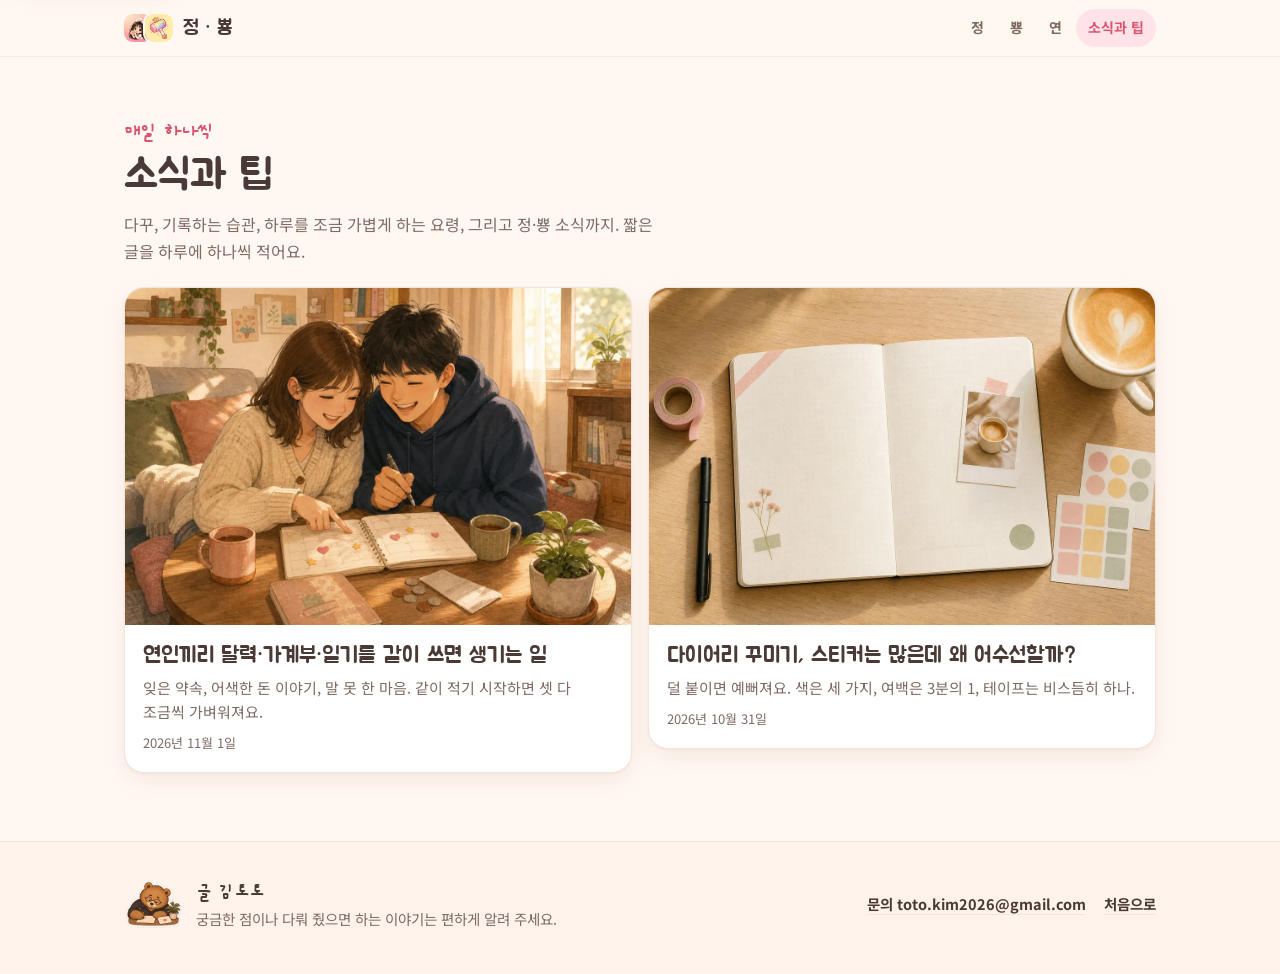
<file: notes/index.html>
<!doctype html>
<html lang="ko">
<head>
<meta charset="utf-8">
<meta name="viewport" content="width=device-width, initial-scale=1, viewport-fit=cover">
<title>소식과 팁 — 정 · 뿅 김토토의 생활 노트</title>
<meta name="description" content="다이어리 꾸미기, 기록하는 습관, 하루를 가볍게 하는 작은 요령과 정·뿅 소식을 김토토가 하루에 하나씩 짧게 적어요.">
<meta name="theme-color" content="#FFF1DF" media="(prefers-color-scheme: light)">
<meta name="theme-color" content="#2B2230" media="(prefers-color-scheme: dark)">
<link rel="canonical" href="https://totokim202610.github.io/notes/">
<meta property="og:type" content="website">
<meta property="og:locale" content="ko_KR">
<meta property="og:site_name" content="정 · 뿅">
<meta property="og:title" content="소식과 팁 — 정 · 뿅 김토토의 생활 노트">
<meta property="og:description" content="다꾸·기록·생활 요령과 정·뿅 소식을 매일 하나씩 짧게.">
<meta property="og:url" content="https://totokim202610.github.io/notes/">
<meta property="og:image" content="https://totokim202610.github.io/assets/notes/diary-deco-basics/hero.jpg">
<meta name="twitter:card" content="summary_large_image">
<link rel="icon" type="image/png" sizes="64x64" href="../assets/jeong/favicon-64.png">
<link rel="apple-touch-icon" href="../assets/jeong/icon-192.png">
<link rel="preconnect" href="https://fonts.googleapis.com">
<link rel="preconnect" href="https://fonts.gstatic.com" crossorigin>
<link rel="stylesheet" href="https://fonts.googleapis.com/css2?family=Gaegu:wght@700&family=Jua&family=Noto+Sans+KR:wght@400;500;700&display=swap">
<link rel="stylesheet" href="../assets/site.css?v=2193cd11">
</head>
<body>
<a class="skip" href="#main">본문으로 바로 가기</a>

<header class="topbar">
  <div class="wrap">
    <a class="brand" href="../">
      <span class="brand-dots" aria-hidden="true"><img src="../assets/jeong/icon-96.png" alt="" width="28" height="28"><img src="../assets/ppyong/icon-96.png" alt="" width="28" height="28"></span>
      정 · 뿅
    </a>
    <nav class="topnav" aria-label="사이트">
      <a href="../jeong/">정</a>
      <a href="../ppyong/">뿅</a>
      <a href="../yeon/">연</a>
      <a href="./" aria-current="page">소식과 팁</a>
    </nav>
  </div>
</header>

<main id="main">
  <section class="section">
    <div class="wrap">
      <div class="sec-head">
        <span class="eyebrow">매일 하나씩</span>
        <h1 style="font-size: clamp(30px, 7vw, 42px)">소식과 팁</h1>
        <p>다꾸, 기록하는 습관, 하루를 조금 가볍게 하는 요령, 그리고 정·뿅 소식까지. 짧은 글을 하루에 하나씩 적어요.</p>
      </div>
      <!-- 목록은 tools/build_notes.py가 만든다. 직접 고치지 않는다 -->
      <!-- notes:start -->
      <ul class="notes-list">
        <li>
          <a href="../notes/couple-calendar-together/">
            <picture><source srcset="../assets/notes/couple-calendar-together/hero.webp" type="image/webp"><img src="../assets/notes/couple-calendar-together/hero.jpg" alt="" width="1200" height="800"></picture>
            <div class="txt">
              <h2>연인끼리 달력·가계부·일기를 같이 쓰면 생기는 일</h2>
              <p>잊은 약속, 어색한 돈 이야기, 말 못 한 마음. 같이 적기 시작하면 셋 다 조금씩 가벼워져요.</p>
              <time datetime="2026-11-01">2026년 11월 1일</time>
            </div>
          </a>
        </li>
        <li>
          <a href="../notes/diary-deco-basics/">
            <picture><source srcset="../assets/notes/diary-deco-basics/hero.webp" type="image/webp"><img src="../assets/notes/diary-deco-basics/hero.jpg" alt="" width="1200" height="800"></picture>
            <div class="txt">
              <h2>다이어리 꾸미기, 스티커는 많은데 왜 어수선할까?</h2>
              <p>덜 붙이면 예뻐져요. 색은 세 가지, 여백은 3분의 1, 테이프는 비스듬히 하나.</p>
              <time datetime="2026-10-31">2026년 10월 31일</time>
            </div>
          </a>
        </li>
      </ul>
      <!-- notes:end -->
    </div>
  </section>
</main>

<footer class="footer">
  <div class="wrap">
    <div class="maker">
      <picture><source srcset="../assets/jeong/chars/toto-letter.webp" type="image/webp"><img src="../assets/jeong/chars/toto-letter.png" alt="" width="240" height="240"></picture>
      <p><b>글 김토토</b><br>궁금한 점이나 다뤄 줬으면 하는 이야기는 편하게 알려 주세요.</p>
    </div>
    <nav aria-label="바닥 링크">
      <ul>
        <li><a href="mailto:toto.kim2026@gmail.com">문의 toto.kim2026@gmail.com</a></li>
        <li><a href="../">처음으로</a></li>
      </ul>
    </nav>
  </div>
</footer>
</body>
</html>
</file>
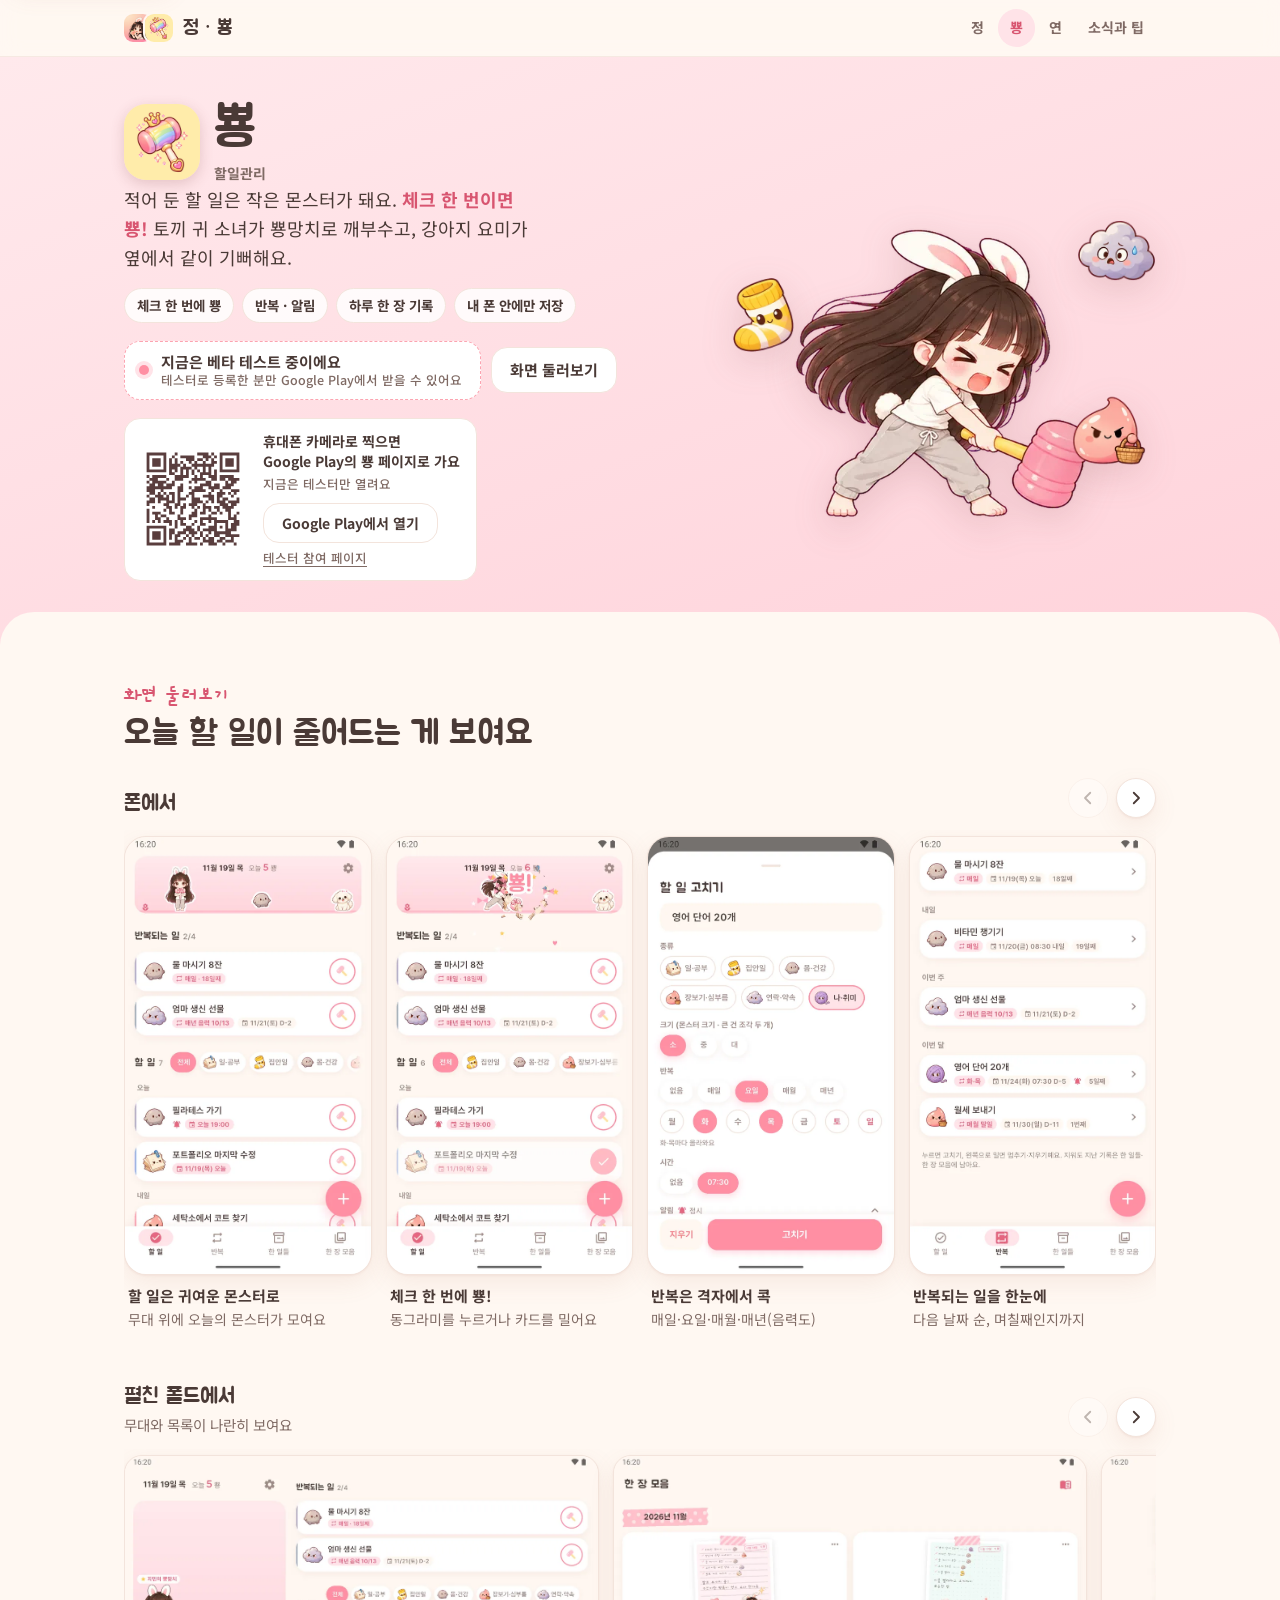
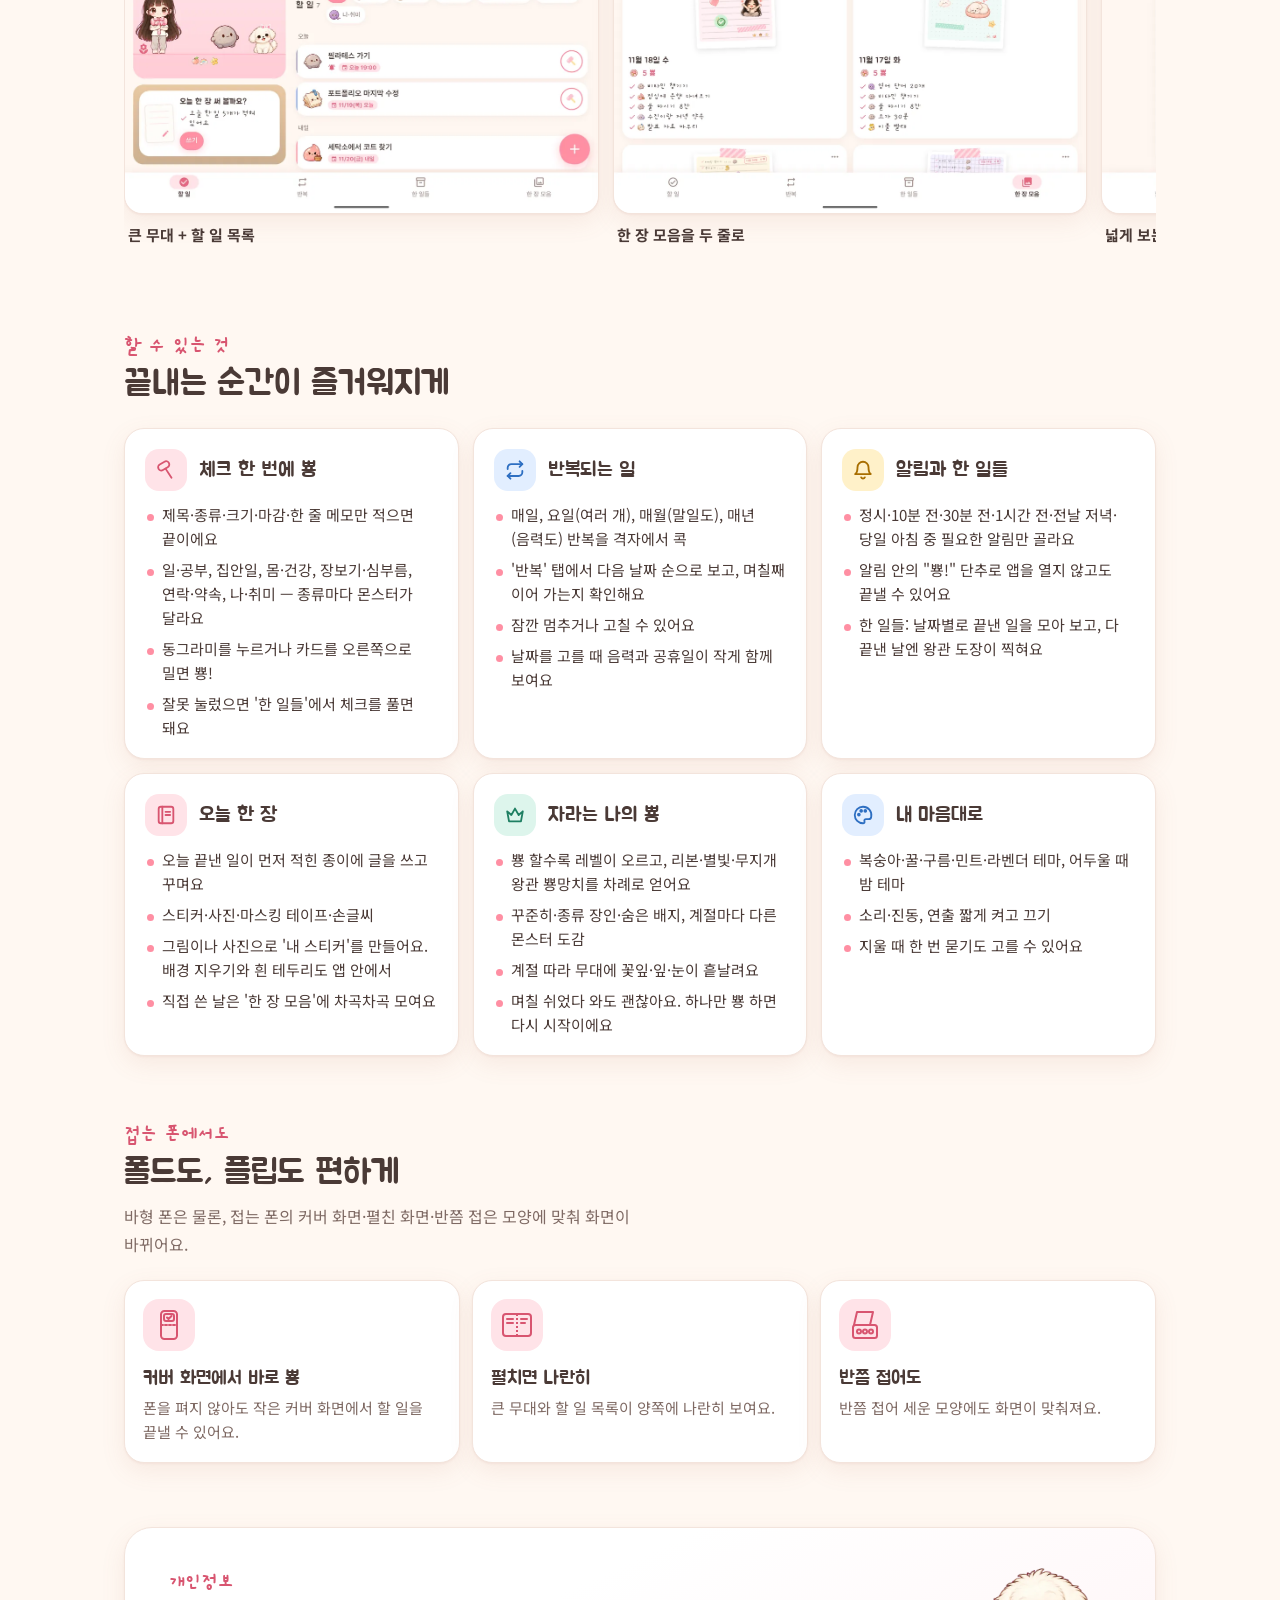
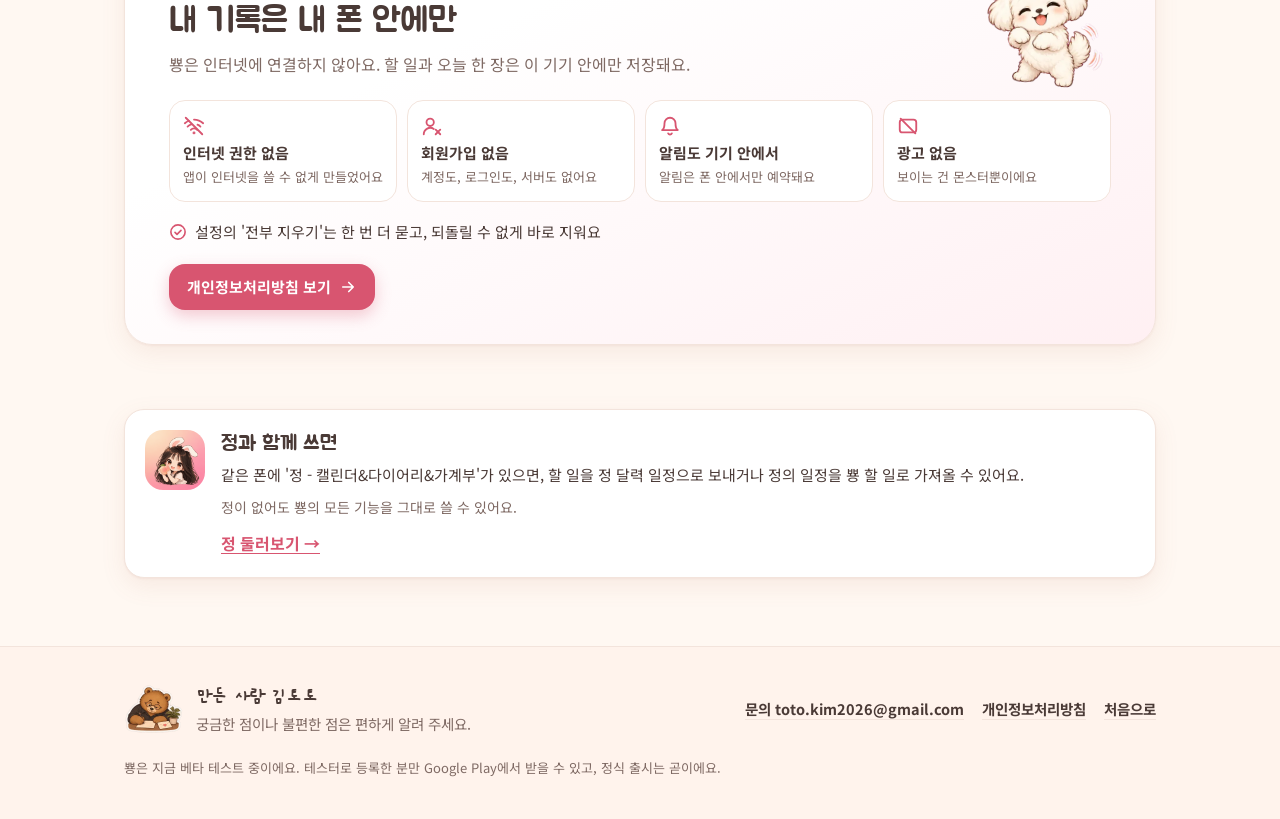
<file: ppyong/index.html>
<!doctype html>
<html lang="ko">
<head>
<meta charset="utf-8">
<meta name="viewport" content="width=device-width, initial-scale=1, viewport-fit=cover">
<title>뿅 - 할일관리</title>
<meta name="description" content="할 일은 귀여운 몬스터로, 체크 한 번에 뿅! 반복·알림·하루 한 장까지. 회원가입도 인터넷 권한도 없이 내 폰 안에만 저장돼요.">
<link rel="canonical" href="https://totokim202610.github.io/ppyong/">
<meta name="theme-color" content="#FFE9EC" media="(prefers-color-scheme: light)">
<meta name="theme-color" content="#2B2230" media="(prefers-color-scheme: dark)">
<meta property="og:type" content="website">
<meta property="og:locale" content="ko_KR">
<meta property="og:site_name" content="정 · 뿅">
<meta property="og:title" content="뿅 - 할일관리">
<meta property="og:description" content="할 일은 귀여운 몬스터로, 체크 한 번에 뿅! 반복·알림·하루 한 장까지 내 폰 안에만.">
<meta property="og:url" content="https://totokim202610.github.io/ppyong/">
<meta property="og:image" content="https://totokim202610.github.io/assets/ppyong/feature-graphic.jpg">
<meta property="og:image:width" content="1024">
<meta property="og:image:height" content="500">
<meta name="twitter:card" content="summary_large_image">
<link rel="icon" type="image/png" sizes="64x64" href="../assets/ppyong/favicon-64.png">
<link rel="apple-touch-icon" href="../assets/ppyong/icon-192.png">
<link rel="preconnect" href="https://fonts.googleapis.com">
<link rel="preconnect" href="https://fonts.gstatic.com" crossorigin>
<link rel="stylesheet" href="https://fonts.googleapis.com/css2?family=Gaegu:wght@700&family=Jua&family=Noto+Sans+KR:wght@400;500;700&display=swap">
<link rel="stylesheet" href="../assets/site.css?v=2193cd11">
<script src="../assets/site.js?v=4670853f" defer></script>
</head>
<body class="app-ppyong">
<svg width="0" height="0" style="position:absolute" aria-hidden="true" focusable="false">
  <defs>
    <symbol id="i-cal" viewBox="0 0 24 24" fill="none" stroke="currentColor" stroke-width="2" stroke-linecap="round" stroke-linejoin="round"><rect x="3" y="4.5" width="18" height="16.5" rx="3"/><path d="M8 2.5v4M16 2.5v4M3 10h18"/><circle cx="16" cy="15.5" r="2"/></symbol>
    <symbol id="i-phone" viewBox="0 0 24 24" fill="none" stroke="currentColor" stroke-width="2" stroke-linecap="round" stroke-linejoin="round"><rect x="6" y="2.5" width="12" height="19" rx="3"/><path d="M10.5 18.5h3"/><path d="M9 8.5h6M9 12h4"/></symbol>
    <symbol id="i-wallet" viewBox="0 0 24 24" fill="none" stroke="currentColor" stroke-width="2" stroke-linecap="round" stroke-linejoin="round"><path d="M4 7.5V18a2.5 2.5 0 0 0 2.5 2.5H20V8H6.5A2.5 2.5 0 0 1 4 5.5 2.5 2.5 0 0 1 6.5 3H17v5"/><circle cx="16" cy="14.25" r="1.25" fill="currentColor"/></symbol>
    <symbol id="i-pen" viewBox="0 0 24 24" fill="none" stroke="currentColor" stroke-width="2" stroke-linecap="round" stroke-linejoin="round"><path d="M4 20h4L19.5 8.5a2.8 2.8 0 0 0-4-4L4 16v4z"/><path d="M13.5 6.5l4 4"/></symbol>
    <symbol id="i-star" viewBox="0 0 24 24" fill="none" stroke="currentColor" stroke-width="2" stroke-linecap="round" stroke-linejoin="round"><path d="M12 3l2.7 5.6 6.1.8-4.5 4.2 1.1 6-5.4-2.9-5.4 2.9 1.1-6L3.2 9.4l6.1-.8z"/></symbol>
    <symbol id="i-fold" viewBox="0 0 24 24" fill="none" stroke="currentColor" stroke-width="2" stroke-linecap="round" stroke-linejoin="round"><rect x="2.5" y="5" width="19" height="14" rx="2.5"/><path d="M12 5v14" stroke-dasharray="2 2.2"/></symbol>
    <symbol id="i-lock" viewBox="0 0 24 24" fill="none" stroke="currentColor" stroke-width="2" stroke-linecap="round" stroke-linejoin="round"><rect x="4.5" y="10.5" width="15" height="10.5" rx="2.5"/><path d="M8 10.5V7.5a4 4 0 0 1 8 0v3"/><path d="M12 15v2"/></symbol>
    <symbol id="i-wifi-off" viewBox="0 0 24 24" fill="none" stroke="currentColor" stroke-width="2" stroke-linecap="round" stroke-linejoin="round"><path d="M3 3l18 18"/><path d="M8.5 16.2a5 5 0 0 1 7 0M5 12.6a10 10 0 0 1 4-2.3M19 12.6a10 10 0 0 0-3.2-2"/><path d="M2 9a15 15 0 0 1 4.3-2.7M22 9a15 15 0 0 0-10-4"/><circle cx="12" cy="19.5" r=".6" fill="currentColor"/></symbol>
    <symbol id="i-user-off" viewBox="0 0 24 24" fill="none" stroke="currentColor" stroke-width="2" stroke-linecap="round" stroke-linejoin="round"><circle cx="10" cy="8" r="4"/><path d="M3 21a7 7 0 0 1 11-5.7"/><path d="M16 16l5 5M21 16l-5 5"/></symbol>
    <symbol id="i-box" viewBox="0 0 24 24" fill="none" stroke="currentColor" stroke-width="2" stroke-linecap="round" stroke-linejoin="round"><path d="M12 2.5l8.5 4.5v10L12 21.5 3.5 17V7z"/><path d="M3.5 7L12 11.5 20.5 7M12 11.5v10"/></symbol>
    <symbol id="i-ad-off" viewBox="0 0 24 24" fill="none" stroke="currentColor" stroke-width="2" stroke-linecap="round" stroke-linejoin="round"><rect x="3" y="5" width="18" height="14" rx="3"/><path d="M4 4l16 16"/></symbol>
    <symbol id="i-check" viewBox="0 0 24 24" fill="none" stroke="currentColor" stroke-width="2.2" stroke-linecap="round" stroke-linejoin="round"><circle cx="12" cy="12" r="9.5"/><path d="M8 12.5l2.7 2.7L16 9.8"/></symbol>
    <symbol id="i-left" viewBox="0 0 24 24" fill="none" stroke="currentColor" stroke-width="2.4" stroke-linecap="round" stroke-linejoin="round"><path d="M15 5l-7 7 7 7"/></symbol>
    <symbol id="i-right" viewBox="0 0 24 24" fill="none" stroke="currentColor" stroke-width="2.4" stroke-linecap="round" stroke-linejoin="round"><path d="M9 5l7 7-7 7"/></symbol>
    <symbol id="i-arrow" viewBox="0 0 24 24" fill="none" stroke="currentColor" stroke-width="2.2" stroke-linecap="round" stroke-linejoin="round"><path d="M5 12h14M13 6l6 6-6 6"/></symbol>
    <symbol id="i-dev-open" viewBox="0 0 34 34" fill="none" stroke="currentColor" stroke-width="2" stroke-linejoin="round"><rect x="3" y="6" width="28" height="22" rx="3"/><path d="M17 6v22" stroke-dasharray="2 2"/><path d="M7 11h6M7 15h6M21 11h6M21 15h4" stroke-linecap="round"/></symbol>
    <symbol id="i-dev-half" viewBox="0 0 34 34" fill="none" stroke="currentColor" stroke-width="2" stroke-linejoin="round" stroke-linecap="round"><path d="M6 17L9 4h16l-3 13z"/><rect x="5" y="17" width="24" height="13" rx="2.5"/><circle cx="11" cy="23.5" r="2"/><circle cx="17" cy="23.5" r="2"/><circle cx="23" cy="23.5" r="2"/></symbol>
    <symbol id="i-dev-widget" viewBox="0 0 34 34" fill="none" stroke="currentColor" stroke-width="2" stroke-linejoin="round" stroke-linecap="round"><rect x="8" y="3" width="18" height="28" rx="3.5"/><rect x="11.5" y="8" width="11" height="7" rx="2"/><path d="M12 20h10M12 24h6"/></symbol>
  </defs>
</svg>
<svg width="0" height="0" style="position:absolute" aria-hidden="true" focusable="false">
  <defs>
    <symbol id="i-hammer" viewBox="0 0 24 24" fill="none" stroke="currentColor" stroke-width="2" stroke-linecap="round" stroke-linejoin="round"><rect x="3" y="4" width="13" height="7" rx="3.5" transform="rotate(-30 9.5 7.5)"/><path d="M11.5 10.5l6.5 10"/></symbol>
    <symbol id="i-repeat" viewBox="0 0 24 24" fill="none" stroke="currentColor" stroke-width="2" stroke-linecap="round" stroke-linejoin="round"><path d="M17 2.5l3 3-3 3"/><path d="M4 11V9.5a4 4 0 0 1 4-4h12"/><path d="M7 21.5l-3-3 3-3"/><path d="M20 13v1.5a4 4 0 0 1-4 4H4"/></symbol>
    <symbol id="i-bell" viewBox="0 0 24 24" fill="none" stroke="currentColor" stroke-width="2" stroke-linecap="round" stroke-linejoin="round"><path d="M6 9a6 6 0 0 1 12 0c0 6 2.5 7.5 2.5 7.5h-17S6 15 6 9z"/><path d="M10 20a2.2 2.2 0 0 0 4 0"/></symbol>
    <symbol id="i-crown" viewBox="0 0 24 24" fill="none" stroke="currentColor" stroke-width="2" stroke-linecap="round" stroke-linejoin="round"><path d="M3.5 8l4.5 4 4-7 4 7 4.5-4-2 11h-13z"/></symbol>
    <symbol id="i-album" viewBox="0 0 24 24" fill="none" stroke="currentColor" stroke-width="2" stroke-linecap="round" stroke-linejoin="round"><rect x="4" y="3" width="16" height="18" rx="2.5"/><path d="M8 3v18"/><path d="M11.5 8.5h5M11.5 12h5"/></symbol>
    <symbol id="i-palette" viewBox="0 0 24 24" fill="none" stroke="currentColor" stroke-width="2" stroke-linecap="round" stroke-linejoin="round"><path d="M12 3a9 9 0 1 0 0 18c1.4 0 2-1 1.6-2.1-.5-1.3.3-2.4 1.7-2.4H18a3 3 0 0 0 3-3A9 9 0 0 0 12 3z"/><circle cx="7.5" cy="11.5" r="1" fill="currentColor"/><circle cx="10" cy="7.5" r="1" fill="currentColor"/><circle cx="14.5" cy="7.5" r="1" fill="currentColor"/></symbol>
    <symbol id="i-dev-flip" viewBox="0 0 34 34" fill="none" stroke="currentColor" stroke-width="2" stroke-linejoin="round" stroke-linecap="round"><rect x="9" y="3" width="16" height="28" rx="3.5"/><path d="M9 17h16" stroke-dasharray="2 2"/><rect x="12" y="6" width="10" height="7" rx="2"/><path d="M15 9.5l1.5 1.5 3-3"/></symbol>
  </defs>
</svg>

<a class="skip" href="#main">본문으로 바로 가기</a>

<header class="topbar">
  <div class="wrap">
    <a class="brand" href="../">
      <span class="brand-dots" aria-hidden="true"><img src="../assets/jeong/icon-96.png" alt="" width="28" height="28"><img src="../assets/ppyong/icon-96.png" alt="" width="28" height="28"></span>
      정 · 뿅
    </a>
    <nav class="topnav" aria-label="앱">
      <a href="../jeong/">정</a>
      <a href="./" aria-current="page">뿅</a>
      <a href="../yeon/">연</a>
      <a href="../notes/">소식과 팁</a>
    </nav>
  </div>
</header>

<main id="main">
  <section class="app-hero" aria-labelledby="app-title">
    <div class="wrap">
      <div class="text">
        <div class="id">
          <img src="../assets/ppyong/icon-192.png" alt="뿅 앱 아이콘" width="76" height="76">
          <h1 id="app-title">뿅<span class="sub">할일관리</span></h1>
        </div>
        <p class="lead">적어 둔 할 일은 작은 몬스터가 돼요. <b>체크 한 번이면 뿅!</b> 토끼 귀 소녀가 뿅망치로 깨부수고, 강아지 요미가 옆에서 같이 기뻐해요.</p>
        <ul class="chips" aria-label="한눈에 보기">
          <li class="chip">체크 한 번에 뿅</li>
          <li class="chip">반복 · 알림</li>
          <li class="chip">하루 한 장 기록</li>
          <li class="chip">내 폰 안에만 저장</li>
        </ul>
        <div class="actions">
          <p class="soon" role="note"><span class="dot" aria-hidden="true"></span><span>지금은 베타 테스트 중이에요<small>테스터로 등록한 분만 Google Play에서 받을 수 있어요</small></span></p>
          <a class="btn btn-ghost" href="#shots">화면 둘러보기</a>
        </div>
        <figure class="qr">
          <img src="../assets/ppyong/qr-play.svg" alt="뿅 Google Play 페이지로 가는 QR 코드" width="112" height="112">
          <figcaption>휴대폰 카메라로 찍으면<br>Google Play의 뿅 페이지로 가요<small>지금은 테스터만 열려요</small>
            <a class="btn btn-ghost qr-link" href="https://play.google.com/store/apps/details?id=com.toto.ppyong" rel="noopener">Google Play에서 열기</a>
            <a class="qr-join" href="https://play.google.com/apps/testing/com.toto.ppyong" rel="noopener">테스터 참여 페이지</a></figcaption>
        </figure>
      </div>
      <div class="art">
        <picture><source srcset="../assets/ppyong/chars/girl-smash.webp" type="image/webp"><img src="../assets/ppyong/chars/girl-smash.png" alt="뿅망치를 힘껏 휘두르는 토끼 귀 소녀" width="480" height="480"></picture>
        <picture class="float a"><source srcset="../assets/ppyong/chars/mon-sock.webp" type="image/webp"><img src="../assets/ppyong/chars/mon-sock.png" alt="" width="200" height="200"></picture>
        <picture class="float b"><source srcset="../assets/ppyong/chars/mon-cloud.webp" type="image/webp"><img src="../assets/ppyong/chars/mon-cloud.png" alt="" width="200" height="200"></picture>
        <picture class="float c"><source srcset="../assets/ppyong/chars/mon-slime.webp" type="image/webp"><img src="../assets/ppyong/chars/mon-slime.png" alt="" width="200" height="200"></picture>
      </div>
    </div>
  </section>

  <section class="section" id="shots" aria-labelledby="shots-title">
    <div class="wrap">
      <div class="sec-head">
        <span class="eyebrow">화면 둘러보기</span>
        <h2 id="shots-title">오늘 할 일이 줄어드는 게 보여요</h2>
      </div>

      <div class="sub-head first">
        <div><h3>폰에서</h3><p class="swipe-hint">옆으로 밀어서 더 보세요</p></div>
        <div class="rail-nav" data-rail="rail-phone"><button type="button" data-dir="-1" aria-label="이전 화면"><svg><use href="#i-left"/></svg></button><button type="button" data-dir="1" aria-label="다음 화면"><svg><use href="#i-right"/></svg></button></div>
      </div>
      <ul class="rail phones" id="rail-phone" tabindex="0" aria-label="폰 화면 8장">
        <li><figure class="shot-card"><a href="../assets/ppyong/phone/01-today.png"><picture><source srcset="../assets/ppyong/phone/01-today.webp" type="image/webp"><img src="../assets/ppyong/phone/01-today.png" alt="할 일 홈: 위쪽 분홍 무대에 토끼 귀 소녀와 몬스터, 강아지 요미가 서 있고, 아래에 반복되는 일과 오늘 할 일 카드(알림·마감 칩)가 있어요" width="607" height="1080" loading="lazy"></picture></a><figcaption><b>할 일은 귀여운 몬스터로</b>무대 위에 오늘의 몬스터가 모여요</figcaption></figure></li>
        <li><figure class="shot-card"><a href="../assets/ppyong/phone/02-smash.png"><picture><source srcset="../assets/ppyong/phone/02-smash.webp" type="image/webp"><img src="../assets/ppyong/phone/02-smash.png" alt="뿅! 하고 깨부수는 순간: 무대에 '뿅!' 글자와 별·하트 조각이 터지고, 아래 할 일 카드에 체크 표시가 들어가요" width="607" height="1080" loading="lazy"></picture></a><figcaption><b>체크 한 번에 뿅!</b>동그라미를 누르거나 카드를 밀어요</figcaption></figure></li>
        <li><figure class="shot-card"><a href="../assets/ppyong/phone/03-repeat-weekdays.png"><picture><source srcset="../assets/ppyong/phone/03-repeat-weekdays.webp" type="image/webp"><img src="../assets/ppyong/phone/03-repeat-weekdays.png" alt="할 일 고치기 시트: 종류 칩, 크기, 반복에서 '요일'을 골라 화·목에 표시, 시간 07:30, 알림 정시" width="607" height="1080" loading="lazy"></picture></a><figcaption><b>반복은 격자에서 콕</b>매일·요일·매월·매년(음력도)</figcaption></figure></li>
        <li><figure class="shot-card"><a href="../assets/ppyong/phone/04-repeat-tab.png"><picture><source srcset="../assets/ppyong/phone/04-repeat-tab.webp" type="image/webp"><img src="../assets/ppyong/phone/04-repeat-tab.png" alt="반복 탭: 다음 날짜 순으로 정리된 반복 할 일 카드와 며칠째 이어 가는지 보여 주는 숫자" width="607" height="1080" loading="lazy"></picture></a><figcaption><b>반복되는 일을 한눈에</b>다음 날짜 순, 며칠째인지까지</figcaption></figure></li>
        <li><figure class="shot-card"><a href="../assets/ppyong/phone/05-done-level-stamps.png"><picture><source srcset="../assets/ppyong/phone/05-done-level-stamps.webp" type="image/webp"><img src="../assets/ppyong/phone/05-done-level-stamps.png" alt="한 일들: 레벨 13 카드와 경험치 막대, 배지 줄, 다 끝낸 날마다 왕관 도장이 찍힌 이번 달 도장판" width="607" height="1080" loading="lazy"></picture></a><figcaption><b>레벨·배지·도장판</b>다 끝낸 날엔 왕관 도장</figcaption></figure></li>
        <li><figure class="shot-card"><a href="../assets/ppyong/phone/06-today-page-stickers.png"><picture><source srcset="../assets/ppyong/phone/06-today-page-stickers.webp" type="image/webp"><img src="../assets/ppyong/phone/06-today-page-stickers.png" alt="오늘 한 장 꾸미기: 끝낸 일이 저절로 적힌 종이에 손글씨 한 줄과 스티커, 아래에 토끼 귀 소녀 스티커 서랍" width="607" height="1080" loading="lazy"></picture></a><figcaption><b>오늘 한 장</b>끝낸 일이 먼저 적힌 종이를 꾸며요</figcaption></figure></li>
        <li><figure class="shot-card"><a href="../assets/ppyong/phone/07-album.png"><picture><source srcset="../assets/ppyong/phone/07-album.webp" type="image/webp"><img src="../assets/ppyong/phone/07-album.png" alt="한 장 모음: 날짜별로 꾸민 한 장 썸네일과 그날 끝낸 일 목록이 차곡차곡" width="607" height="1080" loading="lazy"></picture></a><figcaption><b>한 장 모음</b>직접 쓴 날이 차곡차곡</figcaption></figure></li>
        <li><figure class="shot-card"><a href="../assets/ppyong/phone/08-badges.png"><picture><source srcset="../assets/ppyong/phone/08-badges.webp" type="image/webp"><img src="../assets/ppyong/phone/08-badges.png" alt="배지 판: 꾸준히·뿅 누적·종류 장인 배지가 금·은 메달과 아직 못 얻은 회색 메달로 나뉘어 있어요" width="607" height="1080" loading="lazy"></picture></a><figcaption><b>모으는 재미</b>꾸준히·종류 장인·숨은 배지</figcaption></figure></li>
      </ul>

      <div class="sub-head">
        <div><h3>펼친 폴드에서</h3><p>무대와 목록이 나란히 보여요</p></div>
        <div class="rail-nav" data-rail="rail-wide"><button type="button" data-dir="-1" aria-label="이전 화면"><svg><use href="#i-left"/></svg></button><button type="button" data-dir="1" aria-label="다음 화면"><svg><use href="#i-right"/></svg></button></div>
      </div>
      <ul class="rail wide" id="rail-wide" tabindex="0" aria-label="펼친 화면 3장">
        <li><figure class="shot-card"><a href="../assets/ppyong/tablet/01-fold-today.png"><picture><source srcset="../assets/ppyong/tablet/01-fold-today.webp" type="image/webp"><img src="../assets/ppyong/tablet/01-fold-today.png" alt="펼친 화면 왼쪽에 큰 무대와 '오늘 한 장 써 볼까요?' 카드, 오른쪽에 반복되는 일과 할 일 목록" width="1080" height="815" loading="lazy"></picture></a><figcaption><b>큰 무대 + 할 일 목록</b></figcaption></figure></li>
        <li><figure class="shot-card"><a href="../assets/ppyong/tablet/02-fold-album.png"><picture><source srcset="../assets/ppyong/tablet/02-fold-album.webp" type="image/webp"><img src="../assets/ppyong/tablet/02-fold-album.png" alt="펼친 화면의 한 장 모음: 꾸민 한 장이 두 줄로 나란히" width="1080" height="815" loading="lazy"></picture></a><figcaption><b>한 장 모음을 두 줄로</b></figcaption></figure></li>
        <li><figure class="shot-card"><a href="../assets/ppyong/tablet/03-fold-done.png"><picture><source srcset="../assets/ppyong/tablet/03-fold-done.webp" type="image/webp"><img src="../assets/ppyong/tablet/03-fold-done.png" alt="펼친 화면의 한 일들: 레벨 카드, 배지 줄, 넓은 이번 달 도장판" width="1080" height="815" loading="lazy"></picture></a><figcaption><b>넓게 보는 한 일들</b></figcaption></figure></li>
      </ul>
    </div>
  </section>

  <section class="section tight" id="features" aria-labelledby="feat-title">
    <div class="wrap">
      <div class="sec-head">
        <span class="eyebrow">할 수 있는 것</span>
        <h2 id="feat-title">끝내는 순간이 즐거워지게</h2>
      </div>
      <div class="features">
        <article class="feat">
          <div class="feat-h"><span class="ico"><svg aria-hidden="true"><use href="#i-hammer"/></svg></span><h3>체크 한 번에 뿅</h3></div>
          <ul>
            <li>제목·종류·크기·마감·한 줄 메모만 적으면 끝이에요</li>
            <li>일·공부, 집안일, 몸·건강, 장보기·심부름, 연락·약속, 나·취미 — 종류마다 몬스터가 달라요</li>
            <li>동그라미를 누르거나 카드를 오른쪽으로 밀면 뿅!</li>
            <li>잘못 눌렀으면 '한 일들'에서 체크를 풀면 돼요</li>
          </ul>
        </article>
        <article class="feat">
          <div class="feat-h"><span class="ico sky"><svg aria-hidden="true"><use href="#i-repeat"/></svg></span><h3>반복되는 일</h3></div>
          <ul>
            <li>매일, 요일(여러 개), 매월(말일도), 매년(음력도) 반복을 격자에서 콕</li>
            <li>'반복' 탭에서 다음 날짜 순으로 보고, 며칠째 이어 가는지 확인해요</li>
            <li>잠깐 멈추거나 고칠 수 있어요</li>
            <li>날짜를 고를 때 음력과 공휴일이 작게 함께 보여요</li>
          </ul>
        </article>
        <article class="feat">
          <div class="feat-h"><span class="ico butter"><svg aria-hidden="true"><use href="#i-bell"/></svg></span><h3>알림과 한 일들</h3></div>
          <ul>
            <li>정시·10분 전·30분 전·1시간 전·전날 저녁·당일 아침 중 필요한 알림만 골라요</li>
            <li>알림 안의 "뿅!" 단추로 앱을 열지 않고도 끝낼 수 있어요</li>
            <li>한 일들: 날짜별로 끝낸 일을 모아 보고, 다 끝낸 날엔 왕관 도장이 찍혀요</li>
          </ul>
        </article>
        <article class="feat">
          <div class="feat-h"><span class="ico"><svg aria-hidden="true"><use href="#i-album"/></svg></span><h3>오늘 한 장</h3></div>
          <ul>
            <li>오늘 끝낸 일이 먼저 적힌 종이에 글을 쓰고 꾸며요</li>
            <li>스티커·사진·마스킹 테이프·손글씨</li>
            <li>그림이나 사진으로 '내 스티커'를 만들어요. 배경 지우기와 흰 테두리도 앱 안에서</li>
            <li>직접 쓴 날은 '한 장 모음'에 차곡차곡 모여요</li>
          </ul>
        </article>
        <article class="feat">
          <div class="feat-h"><span class="ico mint"><svg aria-hidden="true"><use href="#i-crown"/></svg></span><h3>자라는 나의 뿅</h3></div>
          <ul>
            <li>뿅 할수록 레벨이 오르고, 리본·별빛·무지개 왕관 뿅망치를 차례로 얻어요</li>
            <li>꾸준히·종류 장인·숨은 배지, 계절마다 다른 몬스터 도감</li>
            <li>계절 따라 무대에 꽃잎·잎·눈이 흩날려요</li>
            <li>며칠 쉬었다 와도 괜찮아요. 하나만 뿅 하면 다시 시작이에요</li>
          </ul>
        </article>
        <article class="feat">
          <div class="feat-h"><span class="ico sky"><svg aria-hidden="true"><use href="#i-palette"/></svg></span><h3>내 마음대로</h3></div>
          <ul>
            <li>복숭아·꿀·구름·민트·라벤더 테마, 어두울 때 밤 테마</li>
            <li>소리·진동, 연출 짧게 켜고 끄기</li>
            <li>지울 때 한 번 묻기도 고를 수 있어요</li>
          </ul>
        </article>
      </div>
    </div>
  </section>

  <section class="section tight" id="fold" aria-labelledby="fold-title">
    <div class="wrap">
      <div class="sec-head">
        <span class="eyebrow">접는 폰에서도</span>
        <h2 id="fold-title">폴드도, 플립도 편하게</h2>
        <p>바형 폰은 물론, 접는 폰의 커버 화면·펼친 화면·반쯤 접은 모양에 맞춰 화면이 바뀌어요.</p>
      </div>
      <div class="fold">
        <div class="fold-item"><svg class="dev" aria-hidden="true"><use href="#i-dev-flip"/></svg><div><h3>커버 화면에서 바로 뿅</h3><p>폰을 펴지 않아도 작은 커버 화면에서 할 일을 끝낼 수 있어요.</p></div></div>
        <div class="fold-item"><svg class="dev" aria-hidden="true"><use href="#i-dev-open"/></svg><div><h3>펼치면 나란히</h3><p>큰 무대와 할 일 목록이 양쪽에 나란히 보여요.</p></div></div>
        <div class="fold-item"><svg class="dev" aria-hidden="true"><use href="#i-dev-half"/></svg><div><h3>반쯤 접어도</h3><p>반쯤 접어 세운 모양에도 화면이 맞춰져요.</p></div></div>
      </div>
    </div>
  </section>

  <section class="section tight" id="privacy" aria-labelledby="priv-title">
    <div class="wrap">
      <div class="privacy">
        <picture><source srcset="../assets/ppyong/chars/yomi-cheer.webp" type="image/webp"><img class="yomi" src="../assets/ppyong/chars/yomi-cheer.png" alt="" width="360" height="360"></picture>
        <div class="sec-head">
          <span class="eyebrow">개인정보</span>
          <h2 id="priv-title">내 기록은 내 폰 안에만</h2>
          <p>뿅은 인터넷에 연결하지 않아요. 할 일과 오늘 한 장은 이 기기 안에만 저장돼요.</p>
        </div>
        <ul class="promise">
          <li><svg aria-hidden="true"><use href="#i-wifi-off"/></svg><b>인터넷 권한 없음</b><span>앱이 인터넷을 쓸 수 없게 만들었어요</span></li>
          <li><svg aria-hidden="true"><use href="#i-user-off"/></svg><b>회원가입 없음</b><span>계정도, 로그인도, 서버도 없어요</span></li>
          <li><svg aria-hidden="true"><use href="#i-bell"/></svg><b>알림도 기기 안에서</b><span>알림은 폰 안에서만 예약돼요</span></li>
          <li><svg aria-hidden="true"><use href="#i-ad-off"/></svg><b>광고 없음</b><span>보이는 건 몬스터뿐이에요</span></li>
        </ul>
        <ul class="more-list">
          <li><svg aria-hidden="true"><use href="#i-check"/></svg>설정의 '전부 지우기'는 한 번 더 묻고, 되돌릴 수 없게 바로 지워요</li>
        </ul>
        <a class="btn btn-primary" href="privacy/">개인정보처리방침 보기 <svg aria-hidden="true"><use href="#i-arrow"/></svg></a>
      </div>
    </div>
  </section>

  <section class="section tight" aria-labelledby="duo-title">
    <div class="wrap">
      <div class="duo">
        <img class="ic" src="../assets/jeong/icon-192.png" alt="정 앱 아이콘" width="60" height="60">
        <div>
          <h3 id="duo-title">정과 함께 쓰면</h3>
          <p>같은 폰에 '정 - 캘린더&amp;다이어리&amp;가계부'가 있으면, 할 일을 정 달력 일정으로 보내거나 정의 일정을 뿅 할 일로 가져올 수 있어요.</p>
          <span class="note">정이 없어도 뿅의 모든 기능을 그대로 쓸 수 있어요.</span>
          <a href="../jeong/">정 둘러보기 →</a>
        </div>
      </div>
    </div>
  </section>
</main>

<footer class="footer">
  <div class="wrap">
    <div class="maker">
      <picture><source srcset="../assets/jeong/chars/toto-letter.webp" type="image/webp"><img src="../assets/jeong/chars/toto-letter.png" alt="" width="240" height="240"></picture>
      <p><b>만든 사람 김토토</b><br>궁금한 점이나 불편한 점은 편하게 알려 주세요.</p>
    </div>
    <nav aria-label="바닥 링크">
      <ul>
        <li><a href="mailto:toto.kim2026@gmail.com">문의 toto.kim2026@gmail.com</a></li>
        <li><a href="privacy/">개인정보처리방침</a></li>
        <li><a href="../">처음으로</a></li>
      </ul>
    </nav>
    <p class="copy">뿅은 지금 베타 테스트 중이에요. 테스터로 등록한 분만 Google Play에서 받을 수 있고, 정식 출시는 곧이에요.</p>
  </div>
</footer>
</body>
</html>
</file>
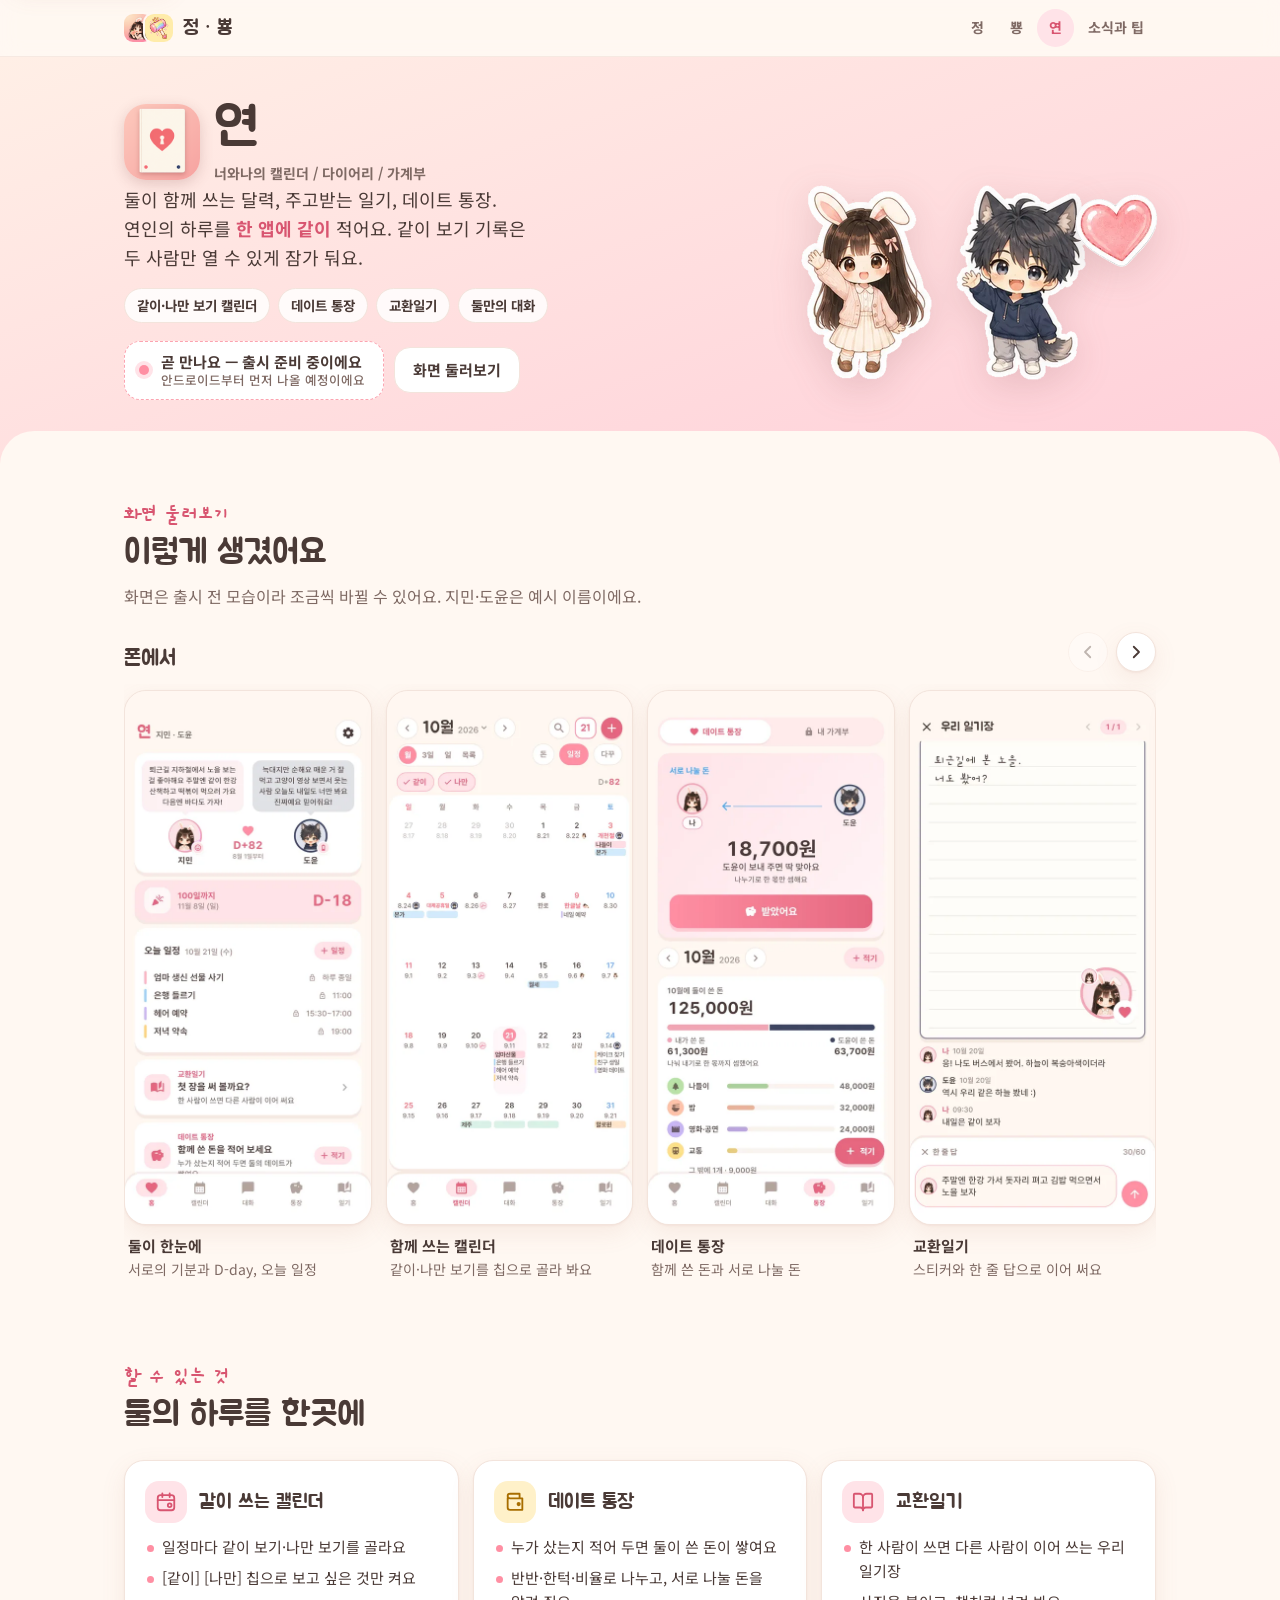
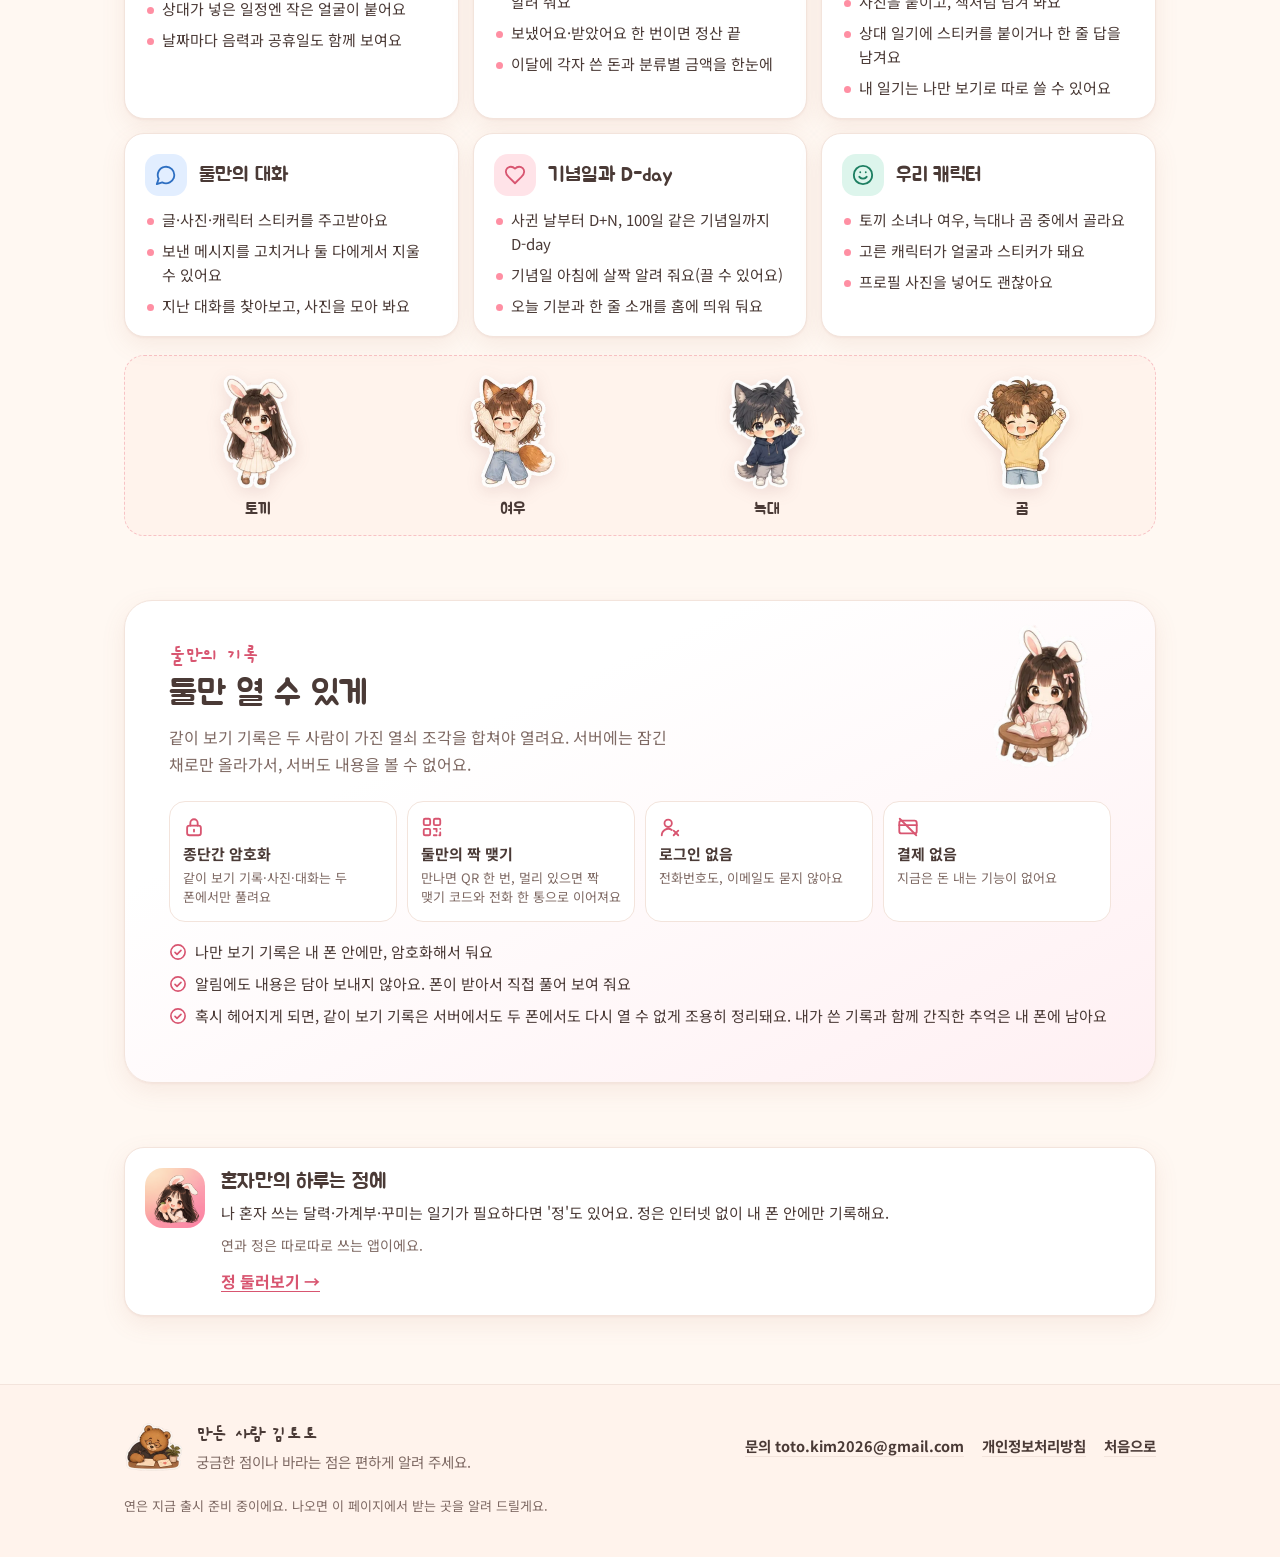
<file: yeon/index.html>
<!doctype html>
<html lang="ko">
<head>
<meta charset="utf-8">
<meta name="viewport" content="width=device-width, initial-scale=1, viewport-fit=cover">
<title>연 - 너와나의 캘린더/다이어리/가계부 (출시 예정)</title>
<meta name="description" content="연인 둘이 함께 쓰는 캘린더·교환일기·데이트 통장. 같이 보기 기록은 두 사람만 열 수 있게 잠가서, 서버도 내용을 볼 수 없어요. 지금 출시 준비 중이에요.">
<link rel="canonical" href="https://totokim202610.github.io/yeon/">
<meta name="theme-color" content="#FFEFE6" media="(prefers-color-scheme: light)">
<meta name="theme-color" content="#2B2230" media="(prefers-color-scheme: dark)">
<meta property="og:type" content="website">
<meta property="og:locale" content="ko_KR">
<meta property="og:site_name" content="정 · 뿅">
<meta property="og:title" content="연 - 너와나의 캘린더/다이어리/가계부">
<meta property="og:description" content="둘이 함께 쓰는 캘린더·교환일기·데이트 통장. 같이 보기 기록은 두 사람만 열 수 있어요. 곧 만나요.">
<meta property="og:url" content="https://totokim202610.github.io/yeon/">
<meta property="og:image" content="https://totokim202610.github.io/assets/yeon/og.jpg">
<meta property="og:image:width" content="1200">
<meta property="og:image:height" content="630">
<meta name="twitter:card" content="summary_large_image">
<link rel="icon" type="image/png" sizes="64x64" href="../assets/yeon/favicon-64.png">
<link rel="apple-touch-icon" href="../assets/yeon/icon-192.png">
<link rel="preconnect" href="https://fonts.googleapis.com">
<link rel="preconnect" href="https://fonts.gstatic.com" crossorigin>
<link rel="stylesheet" href="https://fonts.googleapis.com/css2?family=Gaegu:wght@700&family=Jua&family=Noto+Sans+KR:wght@400;500;700&display=swap">
<link rel="stylesheet" href="../assets/site.css?v=2193cd11">
<script src="../assets/site.js?v=4670853f" defer></script>
</head>
<body class="app-yeon">
<svg width="0" height="0" style="position:absolute" aria-hidden="true" focusable="false">
  <defs>
    <symbol id="i-cal" viewBox="0 0 24 24" fill="none" stroke="currentColor" stroke-width="2" stroke-linecap="round" stroke-linejoin="round"><rect x="3" y="4.5" width="18" height="16.5" rx="3"/><path d="M8 2.5v4M16 2.5v4M3 10h18"/><circle cx="16" cy="15.5" r="2"/></symbol>
    <symbol id="i-wallet" viewBox="0 0 24 24" fill="none" stroke="currentColor" stroke-width="2" stroke-linecap="round" stroke-linejoin="round"><path d="M4 7.5V18a2.5 2.5 0 0 0 2.5 2.5H20V8H6.5A2.5 2.5 0 0 1 4 5.5 2.5 2.5 0 0 1 6.5 3H17v5"/><circle cx="16" cy="14.25" r="1.25" fill="currentColor"/></symbol>
    <symbol id="i-book" viewBox="0 0 24 24" fill="none" stroke="currentColor" stroke-width="2" stroke-linecap="round" stroke-linejoin="round"><path d="M12 7v14"/><path d="M3 18a1 1 0 0 1-1-1V4a1 1 0 0 1 1-1h5a4 4 0 0 1 4 4 4 4 0 0 1 4-4h5a1 1 0 0 1 1 1v13a1 1 0 0 1-1 1h-6a3 3 0 0 0-3 3 3 3 0 0 0-3-3z"/></symbol>
    <symbol id="i-chat" viewBox="0 0 24 24" fill="none" stroke="currentColor" stroke-width="2" stroke-linecap="round" stroke-linejoin="round"><path d="M7.9 20A9 9 0 1 0 4 16.1L2 22z"/></symbol>
    <symbol id="i-heart" viewBox="0 0 24 24" fill="none" stroke="currentColor" stroke-width="2" stroke-linecap="round" stroke-linejoin="round"><path d="M19 14c1.5-1.5 3-3.2 3-5.5A5.5 5.5 0 0 0 16.5 3c-1.8 0-3 .5-4.5 2-1.5-1.5-2.7-2-4.5-2A5.5 5.5 0 0 0 2 8.5c0 2.3 1.5 4 3 5.5l7 7z"/></symbol>
    <symbol id="i-smile" viewBox="0 0 24 24" fill="none" stroke="currentColor" stroke-width="2" stroke-linecap="round" stroke-linejoin="round"><circle cx="12" cy="12" r="10"/><path d="M8 14s1.5 2 4 2 4-2 4-2"/><path d="M9 9h.01M15 9h.01"/></symbol>
    <symbol id="i-lock" viewBox="0 0 24 24" fill="none" stroke="currentColor" stroke-width="2" stroke-linecap="round" stroke-linejoin="round"><rect x="4.5" y="10.5" width="15" height="10.5" rx="2.5"/><path d="M8 10.5V7.5a4 4 0 0 1 8 0v3"/><path d="M12 15v2"/></symbol>
    <symbol id="i-qr" viewBox="0 0 24 24" fill="none" stroke="currentColor" stroke-width="2" stroke-linecap="round" stroke-linejoin="round"><rect x="3" y="3" width="7" height="7" rx="1.5"/><rect x="14" y="3" width="7" height="7" rx="1.5"/><rect x="3" y="14" width="7" height="7" rx="1.5"/><path d="M14 14h3v3M21 14v.01M14 21h3M21 18v3h-1"/></symbol>
    <symbol id="i-user-off" viewBox="0 0 24 24" fill="none" stroke="currentColor" stroke-width="2" stroke-linecap="round" stroke-linejoin="round"><circle cx="10" cy="8" r="4"/><path d="M3 21a7 7 0 0 1 11-5.7"/><path d="M16 16l5 5M21 16l-5 5"/></symbol>
    <symbol id="i-card-off" viewBox="0 0 24 24" fill="none" stroke="currentColor" stroke-width="2" stroke-linecap="round" stroke-linejoin="round"><rect x="2.5" y="5" width="19" height="14" rx="2.5"/><path d="M2.5 10h19"/><path d="M3 3l18 18"/></symbol>
    <symbol id="i-check" viewBox="0 0 24 24" fill="none" stroke="currentColor" stroke-width="2.2" stroke-linecap="round" stroke-linejoin="round"><circle cx="12" cy="12" r="9.5"/><path d="M8 12.5l2.7 2.7L16 9.8"/></symbol>
    <symbol id="i-left" viewBox="0 0 24 24" fill="none" stroke="currentColor" stroke-width="2.4" stroke-linecap="round" stroke-linejoin="round"><path d="M15 5l-7 7 7 7"/></symbol>
    <symbol id="i-right" viewBox="0 0 24 24" fill="none" stroke="currentColor" stroke-width="2.4" stroke-linecap="round" stroke-linejoin="round"><path d="M9 5l7 7-7 7"/></symbol>
  </defs>
</svg>

<a class="skip" href="#main">본문으로 바로 가기</a>

<header class="topbar">
  <div class="wrap">
    <a class="brand" href="../">
      <span class="brand-dots" aria-hidden="true"><img src="../assets/jeong/icon-96.png" alt="" width="28" height="28"><img src="../assets/ppyong/icon-96.png" alt="" width="28" height="28"></span>
      정 · 뿅
    </a>
    <nav class="topnav" aria-label="앱">
      <a href="../jeong/">정</a>
      <a href="../ppyong/">뿅</a>
      <a href="./" aria-current="page">연</a>
      <a href="../notes/">소식과 팁</a>
    </nav>
  </div>
</header>

<main id="main">
  <section class="app-hero" aria-labelledby="app-title">
    <div class="wrap">
      <div class="text">
        <div class="id">
          <img src="../assets/yeon/icon-192.png" alt="연 앱 아이콘" width="76" height="76">
          <h1 id="app-title">연<span class="sub">너와나의 캘린더 / 다이어리 / 가계부</span></h1>
        </div>
        <p class="lead">둘이 함께 쓰는 달력, 주고받는 일기, 데이트 통장. 연인의 하루를 <b>한 앱에 같이</b> 적어요. 같이 보기 기록은 두 사람만 열 수 있게 잠가 둬요.</p>
        <ul class="chips" aria-label="한눈에 보기">
          <li class="chip">같이·나만 보기 캘린더</li>
          <li class="chip">데이트 통장</li>
          <li class="chip">교환일기</li>
          <li class="chip">둘만의 대화</li>
        </ul>
        <div class="actions only">
          <p class="soon" role="note"><span class="dot" aria-hidden="true"></span><span>곧 만나요 — 출시 준비 중이에요<small>안드로이드부터 먼저 나올 예정이에요</small></span></p>
          <a class="btn btn-ghost" href="#shots">화면 둘러보기</a>
        </div>
      </div>
      <div class="art">
        <picture><source srcset="../assets/yeon/chars/couple.webp" type="image/webp"><img src="../assets/yeon/chars/couple.png" alt="손을 흔드는 토끼 귀 소녀와 늑대 귀 소년" width="720" height="410"></picture>
        <picture class="float b"><source srcset="../assets/jeong/chars/heart.webp" type="image/webp"><img src="../assets/jeong/chars/heart.png" alt="" width="160" height="160"></picture>
      </div>
    </div>
  </section>

  <section class="section" id="shots" aria-labelledby="shots-title">
    <div class="wrap">
      <div class="sec-head">
        <span class="eyebrow">화면 둘러보기</span>
        <h2 id="shots-title">이렇게 생겼어요</h2>
        <p>화면은 출시 전 모습이라 조금씩 바뀔 수 있어요. 지민·도윤은 예시 이름이에요.</p>
      </div>

      <div class="sub-head first">
        <div><h3>폰에서</h3><p class="swipe-hint">옆으로 밀어서 더 보세요</p></div>
        <div class="rail-nav" data-rail="rail-phone"><button type="button" data-dir="-1" aria-label="이전 화면"><svg><use href="#i-left"/></svg></button><button type="button" data-dir="1" aria-label="다음 화면"><svg><use href="#i-right"/></svg></button></div>
      </div>
      <ul class="rail phones" id="rail-phone" tabindex="0" aria-label="폰 화면 5장">
        <li><figure class="shot-card"><a href="../assets/yeon/phone/01-home.png"><picture><source srcset="../assets/yeon/phone/01-home.webp" type="image/webp"><img src="../assets/yeon/phone/01-home.png" alt="연의 홈: 위에 지민과 도윤의 얼굴과 한 줄 소개 말풍선, 가운데 사귄 지 D+82, 아래에 100일까지 D-18 카드와 오늘 일정, 교환일기·데이트 통장 카드" width="498" height="1080" loading="lazy"></picture></a><figcaption><b>둘이 한눈에</b>서로의 기분과 D-day, 오늘 일정</figcaption></figure></li>
        <li><figure class="shot-card"><a href="../assets/yeon/phone/02-calendar-us.png"><picture><source srcset="../assets/yeon/phone/02-calendar-us.webp" type="image/webp"><img src="../assets/yeon/phone/02-calendar-us.png" alt="10월 달력: 날짜마다 음력이 작게 보이고, 위에 [같이] [나만] 칩이 켜져 있어요. 상대가 만든 일정에는 작은 얼굴이 붙어 있어요" width="498" height="1080" loading="lazy"></picture></a><figcaption><b>함께 쓰는 캘린더</b>같이·나만 보기를 칩으로 골라 봐요</figcaption></figure></li>
        <li><figure class="shot-card"><a href="../assets/yeon/phone/03-date-bank.png"><picture><source srcset="../assets/yeon/phone/03-date-bank.webp" type="image/webp"><img src="../assets/yeon/phone/03-date-bank.png" alt="데이트 통장: 맨 위에 서로 나눌 돈 18,700원과 [받았어요] 단추, 아래에 10월에 둘이 쓴 돈 125,000원과 내가 쓴 돈·도윤이 쓴 돈 막대, 나들이·밥·영화 같은 분류별 금액" width="498" height="1080" loading="lazy"></picture></a><figcaption><b>데이트 통장</b>함께 쓴 돈과 서로 나눌 돈</figcaption></figure></li>
        <li><figure class="shot-card"><a href="../assets/yeon/phone/04-exchange-diary.png"><picture><source srcset="../assets/yeon/phone/04-exchange-diary.webp" type="image/webp"><img src="../assets/yeon/phone/04-exchange-diary.png" alt="우리 일기장: 줄 노트에 손글씨로 '퇴근길에 본 노을. 너도 봤어?', 오른쪽 아래에 토끼 소녀 스티커, 아래에 두 사람이 남긴 한 줄 답과 답을 쓰는 입력 줄" width="498" height="1080" loading="lazy"></picture></a><figcaption><b>교환일기</b>스티커와 한 줄 답으로 이어 써요</figcaption></figure></li>
        <li><figure class="shot-card"><a href="../assets/yeon/phone/05-chat.png"><picture><source srcset="../assets/yeon/phone/05-chat.webp" type="image/webp"><img src="../assets/yeon/phone/05-chat.png" alt="둘만의 대화: 도윤이 햄버거를 안은 늑대 스티커와 '오늘 고마워!'를 보내고, 나는 얼굴을 가린 토끼 소녀 스티커와 주말 약속 메시지로 답해요" width="498" height="1080" loading="lazy"></picture></a><figcaption><b>둘만의 대화</b>캐릭터 스티커로 주고받아요</figcaption></figure></li>
      </ul>
    </div>
  </section>

  <section class="section tight" id="features" aria-labelledby="feat-title">
    <div class="wrap">
      <div class="sec-head">
        <span class="eyebrow">할 수 있는 것</span>
        <h2 id="feat-title">둘의 하루를 한곳에</h2>
      </div>
      <div class="features">
        <article class="feat">
          <div class="feat-h"><span class="ico"><svg aria-hidden="true"><use href="#i-cal"/></svg></span><h3>같이 쓰는 캘린더</h3></div>
          <ul>
            <li>일정마다 같이 보기·나만 보기를 골라요</li>
            <li>[같이] [나만] 칩으로 보고 싶은 것만 켜요</li>
            <li>상대가 넣은 일정엔 작은 얼굴이 붙어요</li>
            <li>날짜마다 음력과 공휴일도 함께 보여요</li>
          </ul>
        </article>
        <article class="feat">
          <div class="feat-h"><span class="ico butter"><svg aria-hidden="true"><use href="#i-wallet"/></svg></span><h3>데이트 통장</h3></div>
          <ul>
            <li>누가 샀는지 적어 두면 둘이 쓴 돈이 쌓여요</li>
            <li>반반·한턱·비율로 나누고, 서로 나눌 돈을 알려 줘요</li>
            <li>보냈어요·받았어요 한 번이면 정산 끝</li>
            <li>이달에 각자 쓴 돈과 분류별 금액을 한눈에</li>
          </ul>
        </article>
        <article class="feat">
          <div class="feat-h"><span class="ico"><svg aria-hidden="true"><use href="#i-book"/></svg></span><h3>교환일기</h3></div>
          <ul>
            <li>한 사람이 쓰면 다른 사람이 이어 쓰는 우리 일기장</li>
            <li>사진을 붙이고, 책처럼 넘겨 봐요</li>
            <li>상대 일기에 스티커를 붙이거나 한 줄 답을 남겨요</li>
            <li>내 일기는 나만 보기로 따로 쓸 수 있어요</li>
          </ul>
        </article>
        <article class="feat">
          <div class="feat-h"><span class="ico sky"><svg aria-hidden="true"><use href="#i-chat"/></svg></span><h3>둘만의 대화</h3></div>
          <ul>
            <li>글·사진·캐릭터 스티커를 주고받아요</li>
            <li>보낸 메시지를 고치거나 둘 다에게서 지울 수 있어요</li>
            <li>지난 대화를 찾아보고, 사진을 모아 봐요</li>
          </ul>
        </article>
        <article class="feat">
          <div class="feat-h"><span class="ico"><svg aria-hidden="true"><use href="#i-heart"/></svg></span><h3>기념일과 D-day</h3></div>
          <ul>
            <li>사귄 날부터 D+N, 100일 같은 기념일까지 D-day</li>
            <li>기념일 아침에 살짝 알려 줘요(끌 수 있어요)</li>
            <li>오늘 기분과 한 줄 소개를 홈에 띄워 둬요</li>
          </ul>
        </article>
        <article class="feat">
          <div class="feat-h"><span class="ico mint"><svg aria-hidden="true"><use href="#i-smile"/></svg></span><h3>우리 캐릭터</h3></div>
          <ul>
            <li>토끼 소녀나 여우, 늑대나 곰 중에서 골라요</li>
            <li>고른 캐릭터가 얼굴과 스티커가 돼요</li>
            <li>프로필 사진을 넣어도 괜찮아요</li>
          </ul>
        </article>
      </div>
      <div class="cast" aria-label="고를 수 있는 캐릭터">
        <figure><picture><source srcset="../assets/yeon/chars/rabbit-wave.webp" type="image/webp"><img src="../assets/yeon/chars/rabbit-wave.png" alt="손을 흔드는 토끼 귀 소녀" width="360" height="360"></picture><figcaption>토끼</figcaption></figure>
        <figure><picture><source srcset="../assets/yeon/chars/fox-cheer.webp" type="image/webp"><img src="../assets/yeon/chars/fox-cheer.png" alt="두 팔을 번쩍 든 여우 귀 소녀" width="240" height="240"></picture><figcaption>여우</figcaption></figure>
        <figure><picture><source srcset="../assets/yeon/chars/wolf-wave.webp" type="image/webp"><img src="../assets/yeon/chars/wolf-wave.png" alt="손을 흔드는 늑대 귀 소년" width="360" height="360"></picture><figcaption>늑대</figcaption></figure>
        <figure><picture><source srcset="../assets/yeon/chars/bear-cheer.webp" type="image/webp"><img src="../assets/yeon/chars/bear-cheer.png" alt="두 팔을 번쩍 든 곰 귀 소년" width="240" height="240"></picture><figcaption>곰</figcaption></figure>
      </div>
    </div>
  </section>

  <section class="section tight" id="privacy" aria-labelledby="priv-title">
    <div class="wrap">
      <div class="privacy">
        <picture><source srcset="../assets/yeon/chars/rabbit-diary.webp" type="image/webp"><img class="yomi" src="../assets/yeon/chars/rabbit-diary.png" alt="" width="360" height="360"></picture>
        <div class="sec-head">
          <span class="eyebrow">둘만의 기록</span>
          <h2 id="priv-title">둘만 열 수 있게</h2>
          <p>같이 보기 기록은 두 사람이 가진 열쇠 조각을 합쳐야 열려요. 서버에는 잠긴 채로만 올라가서, 서버도 내용을 볼 수 없어요.</p>
        </div>
        <ul class="promise">
          <li><svg aria-hidden="true"><use href="#i-lock"/></svg><b>종단간 암호화</b><span>같이 보기 기록·사진·대화는 두 폰에서만 풀려요</span></li>
          <li><svg aria-hidden="true"><use href="#i-qr"/></svg><b>둘만의 짝 맺기</b><span>만나면 QR 한 번, 멀리 있으면 짝 맺기 코드와 전화 한 통으로 이어져요</span></li>
          <li><svg aria-hidden="true"><use href="#i-user-off"/></svg><b>로그인 없음</b><span>전화번호도, 이메일도 묻지 않아요</span></li>
          <li><svg aria-hidden="true"><use href="#i-card-off"/></svg><b>결제 없음</b><span>지금은 돈 내는 기능이 없어요</span></li>
        </ul>
        <ul class="more-list">
          <li><svg aria-hidden="true"><use href="#i-check"/></svg>나만 보기 기록은 내 폰 안에만, 암호화해서 둬요</li>
          <li><svg aria-hidden="true"><use href="#i-check"/></svg>알림에도 내용은 담아 보내지 않아요. 폰이 받아서 직접 풀어 보여 줘요</li>
          <li><svg aria-hidden="true"><use href="#i-check"/></svg>혹시 헤어지게 되면, 같이 보기 기록은 서버에서도 두 폰에서도 다시 열 수 없게 조용히 정리돼요. 내가 쓴 기록과 함께 간직한 추억은 내 폰에 남아요</li>
        </ul>
      </div>
    </div>
  </section>

  <section class="section tight" aria-labelledby="duo-title">
    <div class="wrap">
      <div class="duo">
        <img class="ic" src="../assets/jeong/icon-192.png" alt="정 앱 아이콘" width="60" height="60">
        <div>
          <h3 id="duo-title">혼자만의 하루는 정에</h3>
          <p>나 혼자 쓰는 달력·가계부·꾸미는 일기가 필요하다면 '정'도 있어요. 정은 인터넷 없이 내 폰 안에만 기록해요.</p>
          <span class="note">연과 정은 따로따로 쓰는 앱이에요.</span>
          <a href="../jeong/">정 둘러보기 →</a>
        </div>
      </div>
    </div>
  </section>
</main>

<footer class="footer">
  <div class="wrap">
    <div class="maker">
      <picture><source srcset="../assets/jeong/chars/toto-letter.webp" type="image/webp"><img src="../assets/jeong/chars/toto-letter.png" alt="" width="240" height="240"></picture>
      <p><b>만든 사람 김토토</b><br>궁금한 점이나 바라는 점은 편하게 알려 주세요.</p>
    </div>
    <nav aria-label="바닥 링크">
      <ul>
        <li><a href="mailto:toto.kim2026@gmail.com">문의 toto.kim2026@gmail.com</a></li>
        <li><a href="privacy/">개인정보처리방침</a></li>
        <li><a href="../">처음으로</a></li>
      </ul>
    </nav>
    <p class="copy">연은 지금 출시 준비 중이에요. 나오면 이 페이지에서 받는 곳을 알려 드릴게요.</p>
  </div>
</footer>
</body>
</html>
</file>
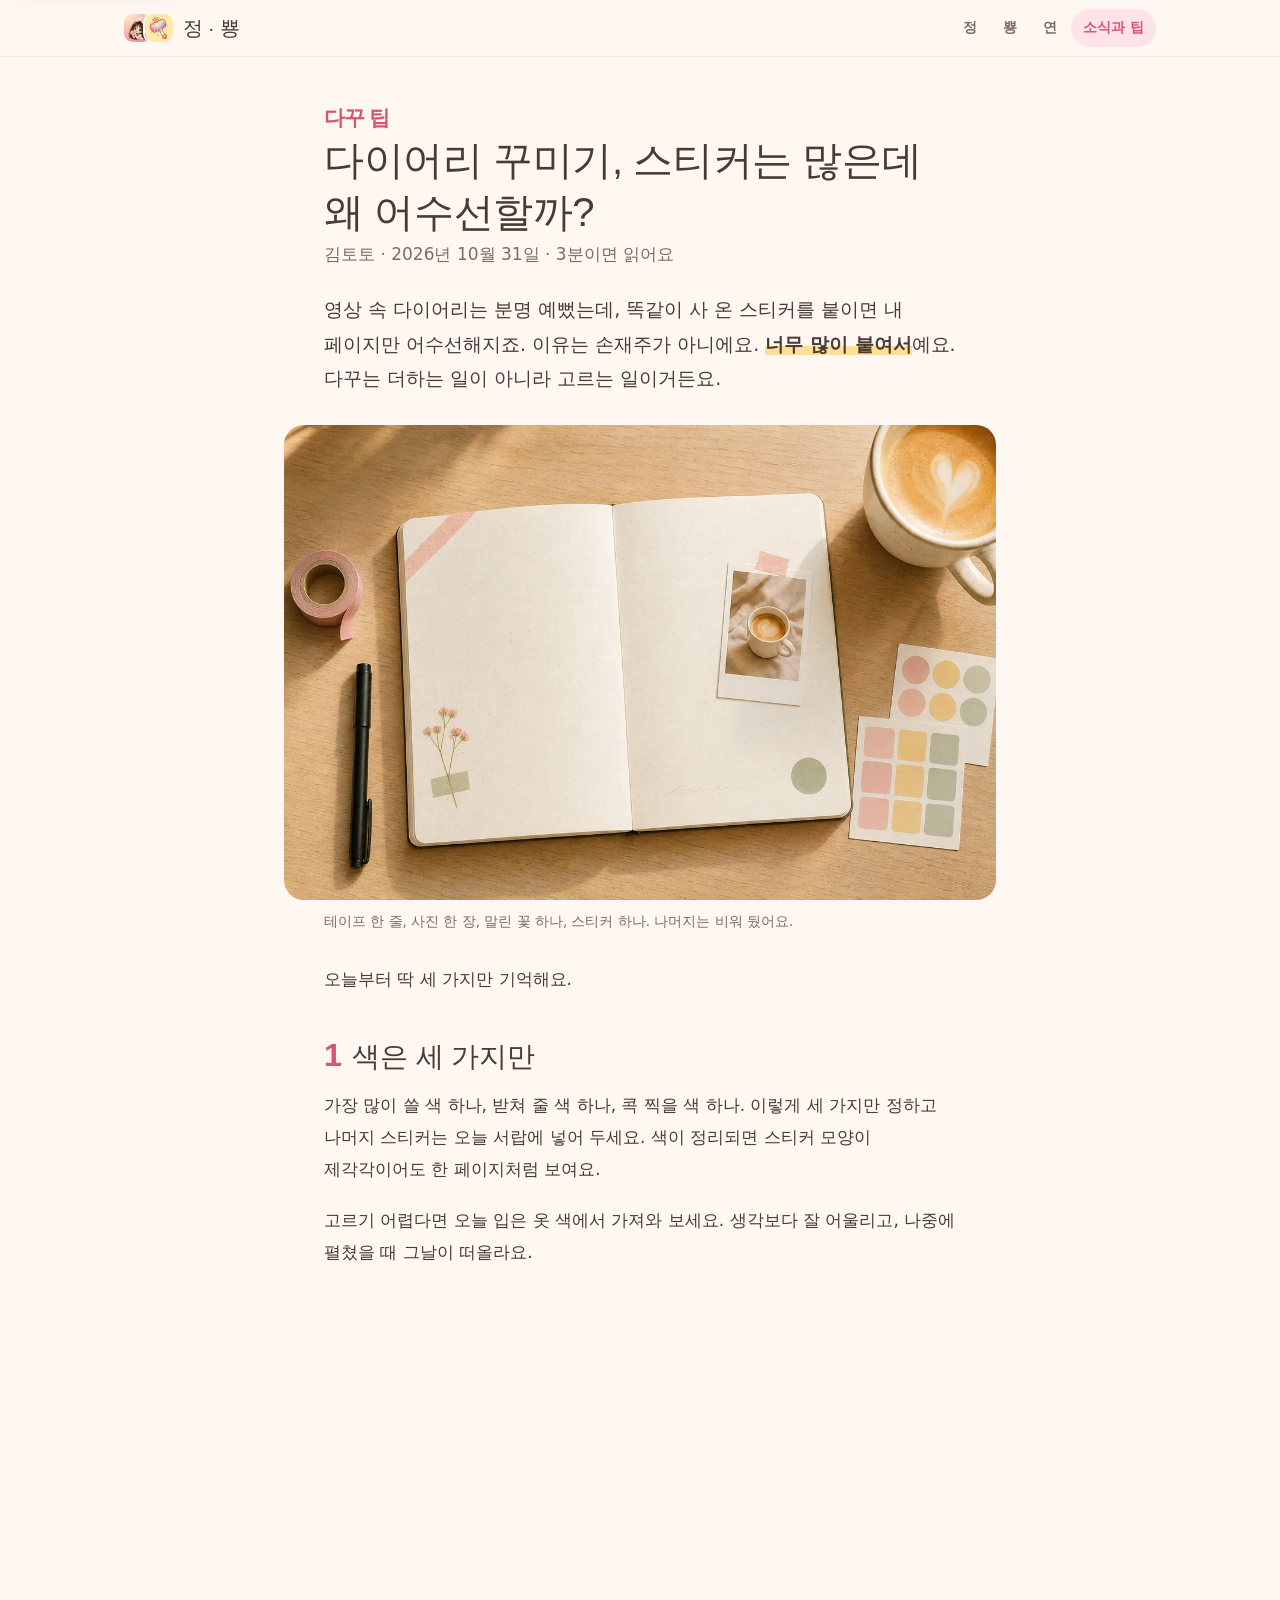
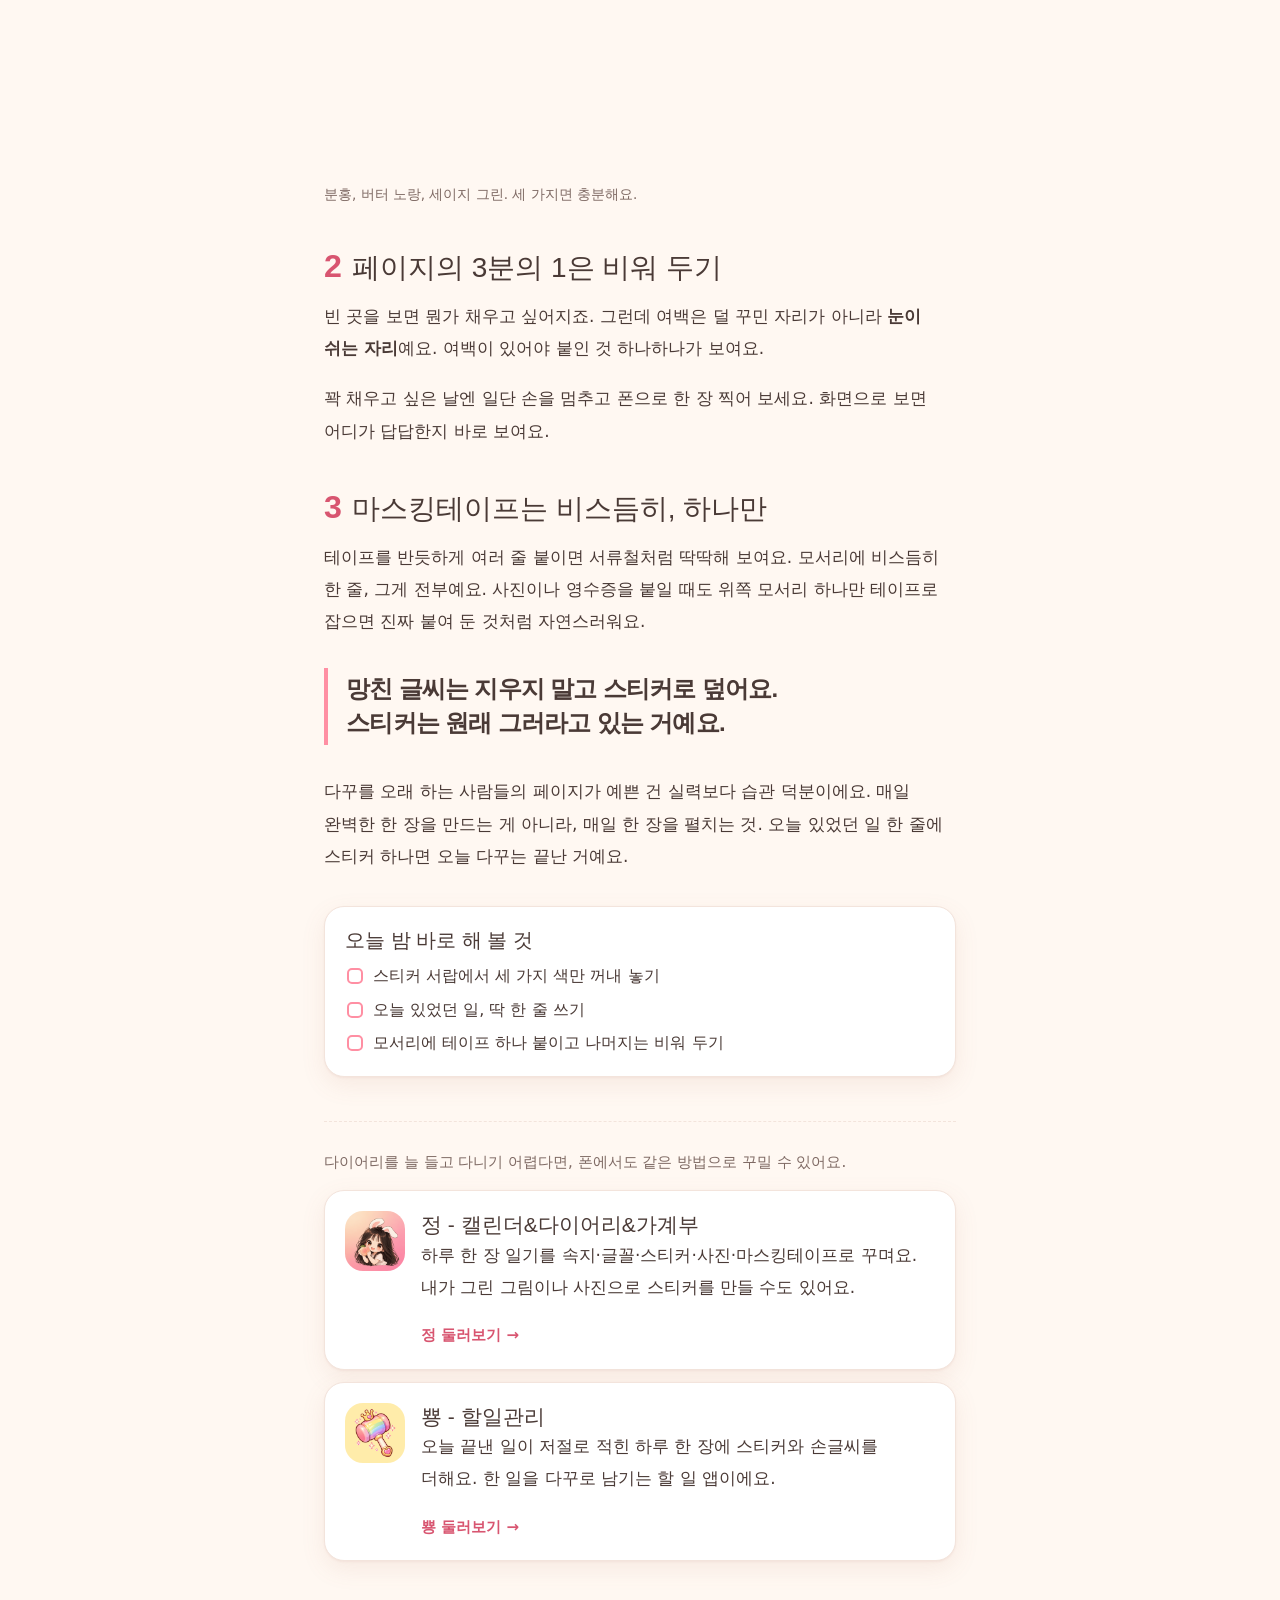
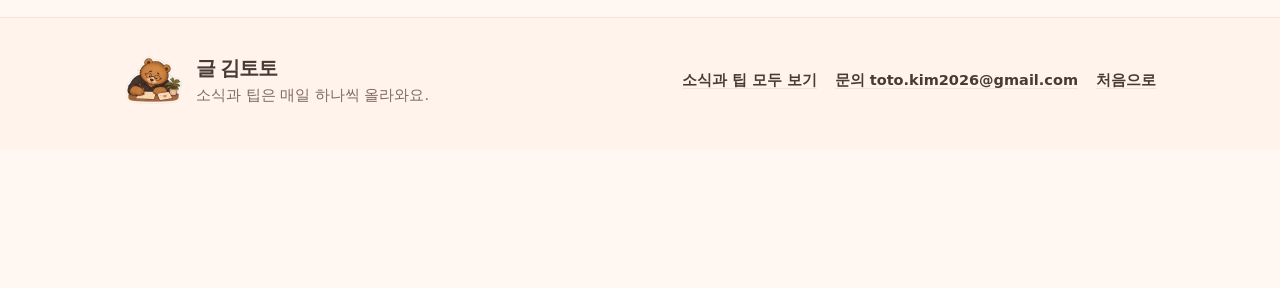
<file: guide/diary-deco-basics/index.html>
<!doctype html>
<html lang="ko">
<head>
<meta charset="utf-8">
<title>옮겼어요</title>
<meta name="robots" content="noindex">
<link rel="canonical" href="https://totokim202610.github.io/notes/diary-deco-basics/">
<meta http-equiv="refresh" content="0; url=../../notes/diary-deco-basics/">
</head>
<body>
<p>이 글은 <a href="../../notes/diary-deco-basics/">새 주소</a>로 옮겼어요.</p>
</body>
</html>
</file>
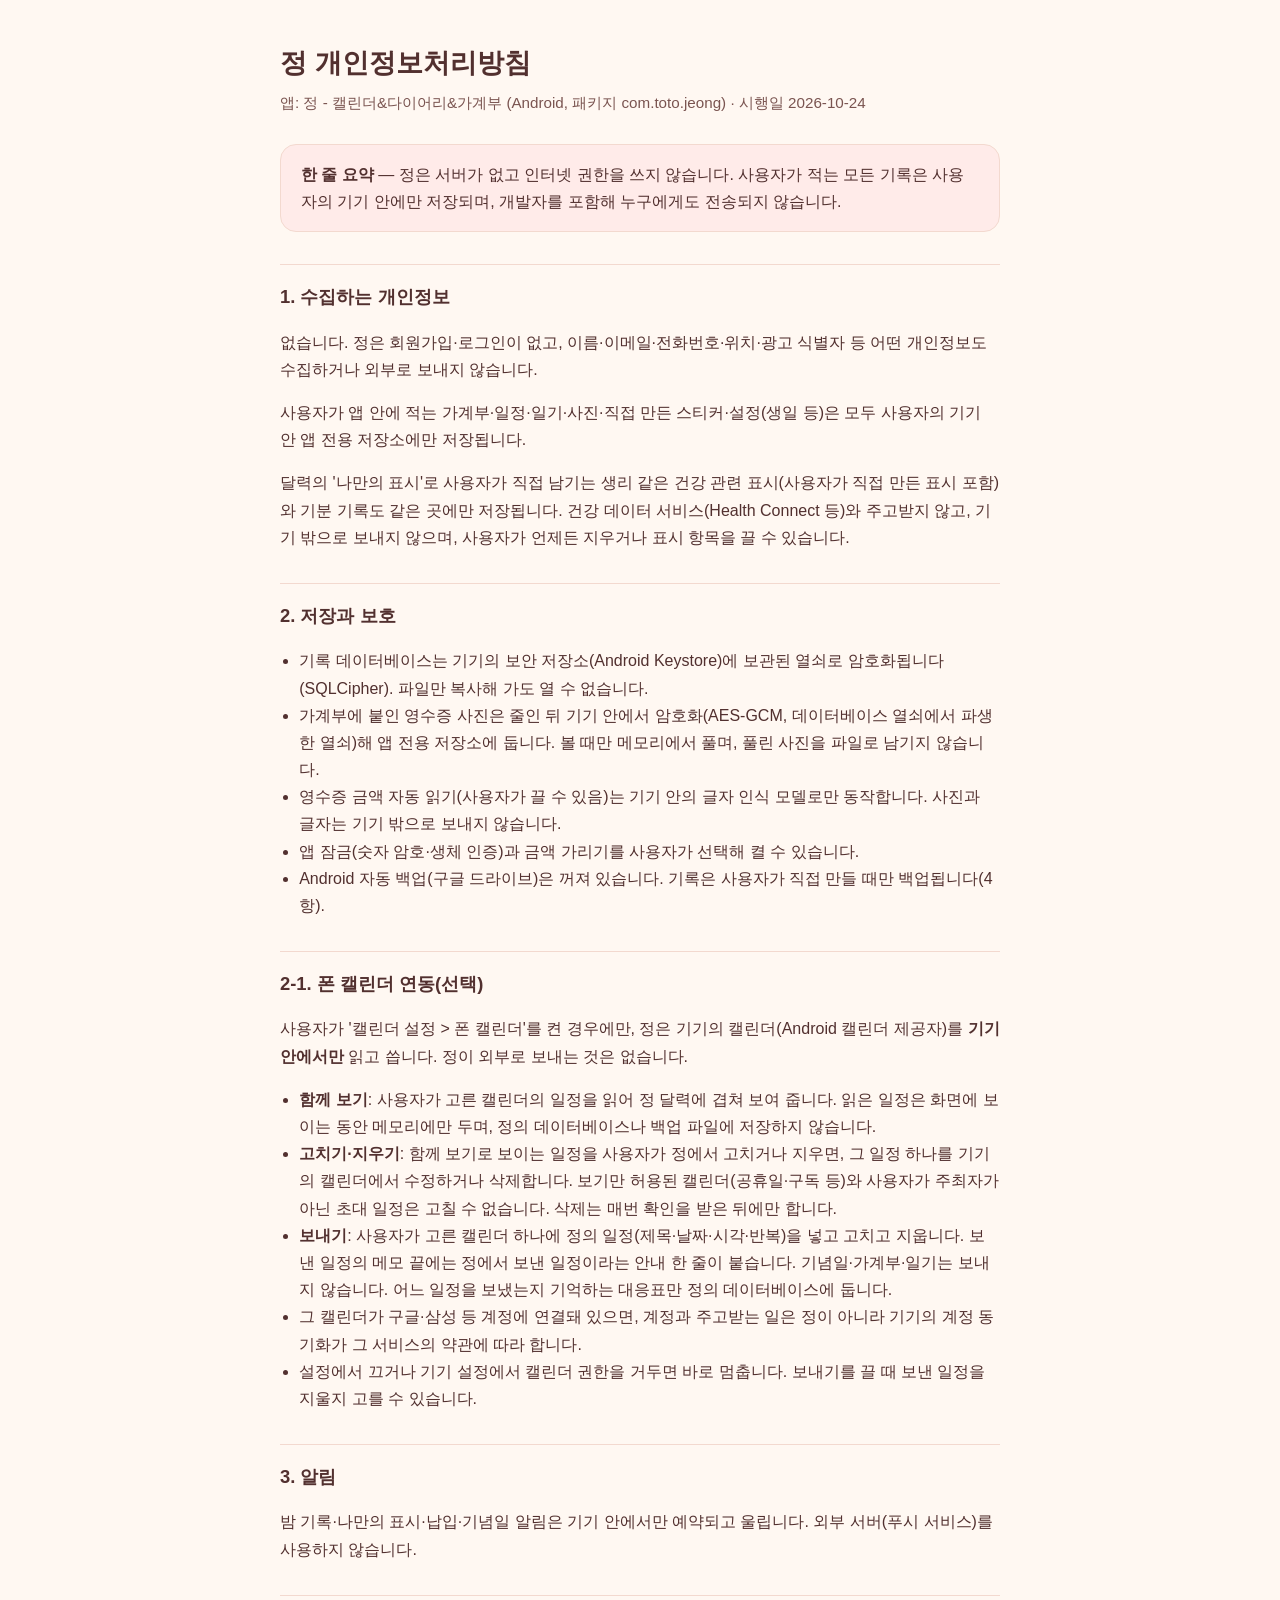
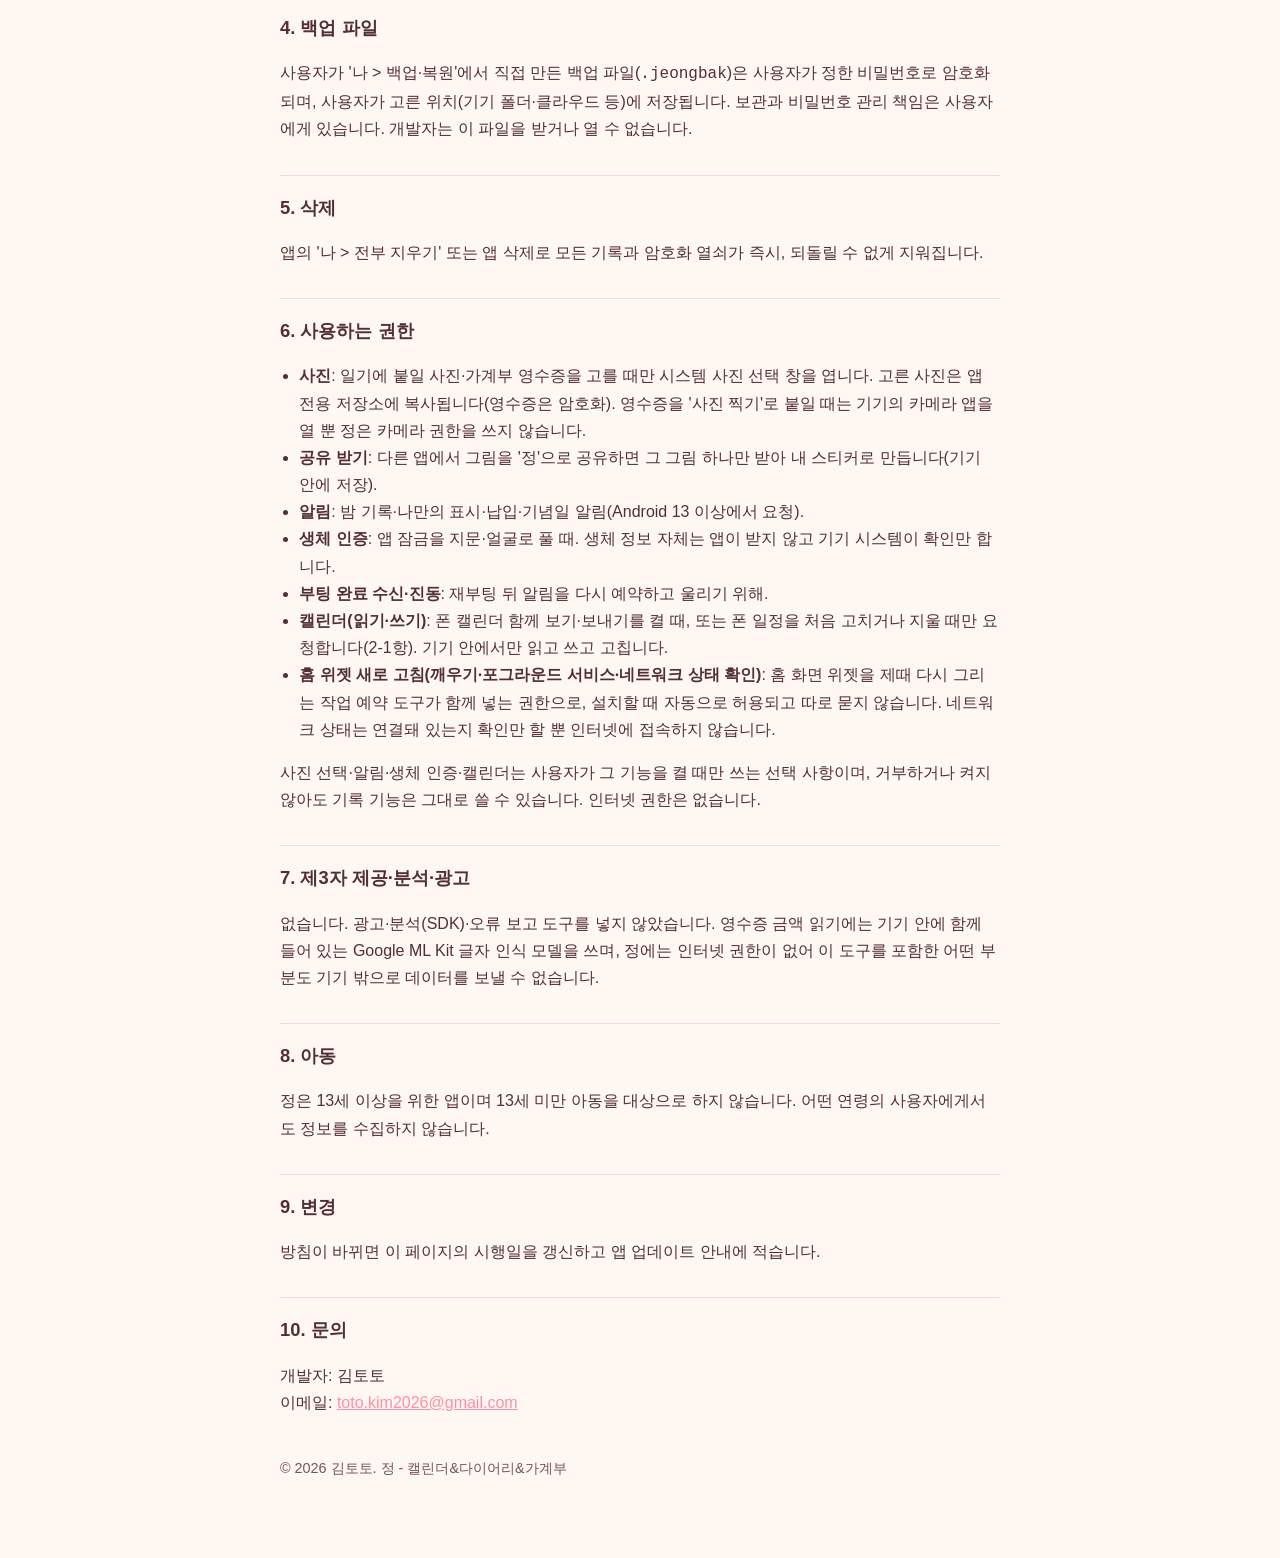
<file: jeong/privacy/index.html>
<!doctype html>
<html lang="ko">
<head>
<meta charset="utf-8">
<meta name="viewport" content="width=device-width, initial-scale=1">
<title>정 개인정보처리방침</title>
<meta name="description" content="정 - 캘린더&다이어리&가계부 앱의 개인정보처리방침. 서버 없음, 모든 기록은 기기 안에만 저장됩니다.">
<link rel="canonical" href="https://totokim202610.github.io/jeong/privacy/">
<meta property="og:url" content="https://totokim202610.github.io/jeong/privacy/">
<style>
  :root { --bg: #fff8f2; --ink: #52302f; --sub: #7a5450; --line: #f3d9cf; --accent: #ff8fa3; }
  @media (prefers-color-scheme: dark) { :root { --bg: #221a19; --ink: #f6e9e4; --sub: #cfb5ad; --line: #4a3634; --accent: #ff9fb0; } }
  html, body { margin: 0; background: var(--bg); color: var(--ink); }
  body { font-family: "Pretendard", "Noto Sans KR", -apple-system, "Apple SD Gothic Neo", "Malgun Gothic", sans-serif; line-height: 1.7; }
  main { max-width: 720px; margin: 0 auto; padding: 40px 16px 80px; }
  h1 { font-size: 1.7rem; margin: 0 0 4px; }
  .meta { color: var(--sub); font-size: .95rem; margin-bottom: 28px; }
  h2 { font-size: 1.15rem; margin: 32px 0 8px; padding-top: 16px; border-top: 1px solid var(--line); }
  p, li { font-size: 1rem; }
  ul { padding-left: 1.2em; }
  .summary { background: rgba(255, 143, 163, .12); border: 1px solid var(--line); border-radius: 16px; padding: 16px 20px; }
  a { color: var(--accent); }
  footer { margin-top: 40px; color: var(--sub); font-size: .9rem; }
</style>
</head>
<body>
<main>
  <h1>정 개인정보처리방침</h1>
  <div class="meta">앱: 정 - 캘린더&amp;다이어리&amp;가계부 (Android, 패키지 com.toto.jeong) · 시행일 2026-10-24</div>

  <div class="summary">
    <strong>한 줄 요약</strong> — 정은 서버가 없고 인터넷 권한을 쓰지 않습니다. 사용자가 적는 모든 기록은 사용자의 기기 안에만 저장되며, 개발자를 포함해 누구에게도 전송되지 않습니다.
  </div>

  <h2>1. 수집하는 개인정보</h2>
  <p>없습니다. 정은 회원가입·로그인이 없고, 이름·이메일·전화번호·위치·광고 식별자 등 어떤 개인정보도 수집하거나 외부로 보내지 않습니다.</p>
  <p>사용자가 앱 안에 적는 가계부·일정·일기·사진·직접 만든 스티커·설정(생일 등)은 모두 사용자의 기기 안 앱 전용 저장소에만 저장됩니다.</p>
  <p>달력의 '나만의 표시'로 사용자가 직접 남기는 생리 같은 건강 관련 표시(사용자가 직접 만든 표시 포함)와 기분 기록도 같은 곳에만 저장됩니다. 건강 데이터 서비스(Health Connect 등)와 주고받지 않고, 기기 밖으로 보내지 않으며, 사용자가 언제든 지우거나 표시 항목을 끌 수 있습니다.</p>

  <h2>2. 저장과 보호</h2>
  <ul>
    <li>기록 데이터베이스는 기기의 보안 저장소(Android Keystore)에 보관된 열쇠로 암호화됩니다(SQLCipher). 파일만 복사해 가도 열 수 없습니다.</li>
    <li>가계부에 붙인 영수증 사진은 줄인 뒤 기기 안에서 암호화(AES-GCM, 데이터베이스 열쇠에서 파생한 열쇠)해 앱 전용 저장소에 둡니다. 볼 때만 메모리에서 풀며, 풀린 사진을 파일로 남기지 않습니다.</li>
    <li>영수증 금액 자동 읽기(사용자가 끌 수 있음)는 기기 안의 글자 인식 모델로만 동작합니다. 사진과 글자는 기기 밖으로 보내지 않습니다.</li>
    <li>앱 잠금(숫자 암호·생체 인증)과 금액 가리기를 사용자가 선택해 켤 수 있습니다.</li>
    <li>Android 자동 백업(구글 드라이브)은 꺼져 있습니다. 기록은 사용자가 직접 만들 때만 백업됩니다(4항).</li>
  </ul>

  <h2>2-1. 폰 캘린더 연동(선택)</h2>
  <p>사용자가 '캘린더 설정 &gt; 폰 캘린더'를 켠 경우에만, 정은 기기의 캘린더(Android 캘린더 제공자)를 <strong>기기 안에서만</strong> 읽고 씁니다. 정이 외부로 보내는 것은 없습니다.</p>
  <ul>
    <li><strong>함께 보기</strong>: 사용자가 고른 캘린더의 일정을 읽어 정 달력에 겹쳐 보여 줍니다. 읽은 일정은 화면에 보이는 동안 메모리에만 두며, 정의 데이터베이스나 백업 파일에 저장하지 않습니다.</li>
    <li><strong>고치기·지우기</strong>: 함께 보기로 보이는 일정을 사용자가 정에서 고치거나 지우면, 그 일정 하나를 기기의 캘린더에서 수정하거나 삭제합니다. 보기만 허용된 캘린더(공휴일·구독 등)와 사용자가 주최자가 아닌 초대 일정은 고칠 수 없습니다. 삭제는 매번 확인을 받은 뒤에만 합니다.</li>
    <li><strong>보내기</strong>: 사용자가 고른 캘린더 하나에 정의 일정(제목·날짜·시각·반복)을 넣고 고치고 지웁니다. 보낸 일정의 메모 끝에는 정에서 보낸 일정이라는 안내 한 줄이 붙습니다. 기념일·가계부·일기는 보내지 않습니다. 어느 일정을 보냈는지 기억하는 대응표만 정의 데이터베이스에 둡니다.</li>
    <li>그 캘린더가 구글·삼성 등 계정에 연결돼 있으면, 계정과 주고받는 일은 정이 아니라 기기의 계정 동기화가 그 서비스의 약관에 따라 합니다.</li>
    <li>설정에서 끄거나 기기 설정에서 캘린더 권한을 거두면 바로 멈춥니다. 보내기를 끌 때 보낸 일정을 지울지 고를 수 있습니다.</li>
  </ul>

  <h2>3. 알림</h2>
  <p>밤 기록·나만의 표시·납입·기념일 알림은 기기 안에서만 예약되고 울립니다. 외부 서버(푸시 서비스)를 사용하지 않습니다.</p>

  <h2>4. 백업 파일</h2>
  <p>사용자가 '나 &gt; 백업·복원'에서 직접 만든 백업 파일(<code>.jeongbak</code>)은 사용자가 정한 비밀번호로 암호화되며, 사용자가 고른 위치(기기 폴더·클라우드 등)에 저장됩니다. 보관과 비밀번호 관리 책임은 사용자에게 있습니다. 개발자는 이 파일을 받거나 열 수 없습니다.</p>

  <h2>5. 삭제</h2>
  <p>앱의 '나 &gt; 전부 지우기' 또는 앱 삭제로 모든 기록과 암호화 열쇠가 즉시, 되돌릴 수 없게 지워집니다.</p>

  <h2>6. 사용하는 권한</h2>
  <ul>
    <li><strong>사진</strong>: 일기에 붙일 사진·가계부 영수증을 고를 때만 시스템 사진 선택 창을 엽니다. 고른 사진은 앱 전용 저장소에 복사됩니다(영수증은 암호화). 영수증을 '사진 찍기'로 붙일 때는 기기의 카메라 앱을 열 뿐 정은 카메라 권한을 쓰지 않습니다.</li>
    <li><strong>공유 받기</strong>: 다른 앱에서 그림을 '정'으로 공유하면 그 그림 하나만 받아 내 스티커로 만듭니다(기기 안에 저장).</li>
    <li><strong>알림</strong>: 밤 기록·나만의 표시·납입·기념일 알림(Android 13 이상에서 요청).</li>
    <li><strong>생체 인증</strong>: 앱 잠금을 지문·얼굴로 풀 때. 생체 정보 자체는 앱이 받지 않고 기기 시스템이 확인만 합니다.</li>
    <li><strong>부팅 완료 수신·진동</strong>: 재부팅 뒤 알림을 다시 예약하고 울리기 위해.</li>
    <li><strong>캘린더(읽기·쓰기)</strong>: 폰 캘린더 함께 보기·보내기를 켤 때, 또는 폰 일정을 처음 고치거나 지울 때만 요청합니다(2-1항). 기기 안에서만 읽고 쓰고 고칩니다.</li>
    <li><strong>홈 위젯 새로 고침(깨우기·포그라운드 서비스·네트워크 상태 확인)</strong>: 홈 화면 위젯을 제때 다시 그리는 작업 예약 도구가 함께 넣는 권한으로, 설치할 때 자동으로 허용되고 따로 묻지 않습니다. 네트워크 상태는 연결돼 있는지 확인만 할 뿐 인터넷에 접속하지 않습니다.</li>
  </ul>
  <p>사진 선택·알림·생체 인증·캘린더는 사용자가 그 기능을 켤 때만 쓰는 선택 사항이며, 거부하거나 켜지 않아도 기록 기능은 그대로 쓸 수 있습니다. 인터넷 권한은 없습니다.</p>

  <h2>7. 제3자 제공·분석·광고</h2>
  <p>없습니다. 광고·분석(SDK)·오류 보고 도구를 넣지 않았습니다. 영수증 금액 읽기에는 기기 안에 함께 들어 있는 Google ML Kit 글자 인식 모델을 쓰며, 정에는 인터넷 권한이 없어 이 도구를 포함한 어떤 부분도 기기 밖으로 데이터를 보낼 수 없습니다.</p>

  <h2>8. 아동</h2>
  <p>정은 13세 이상을 위한 앱이며 13세 미만 아동을 대상으로 하지 않습니다. 어떤 연령의 사용자에게서도 정보를 수집하지 않습니다.</p>

  <h2>9. 변경</h2>
  <p>방침이 바뀌면 이 페이지의 시행일을 갱신하고 앱 업데이트 안내에 적습니다.</p>

  <h2>10. 문의</h2>
  <p>개발자: 김토토<br>이메일: <a href="mailto:toto.kim2026@gmail.com">toto.kim2026@gmail.com</a></p>

  <footer>© 2026 김토토. 정 - 캘린더&amp;다이어리&amp;가계부</footer>
</main>
</body>
</html>
</file>
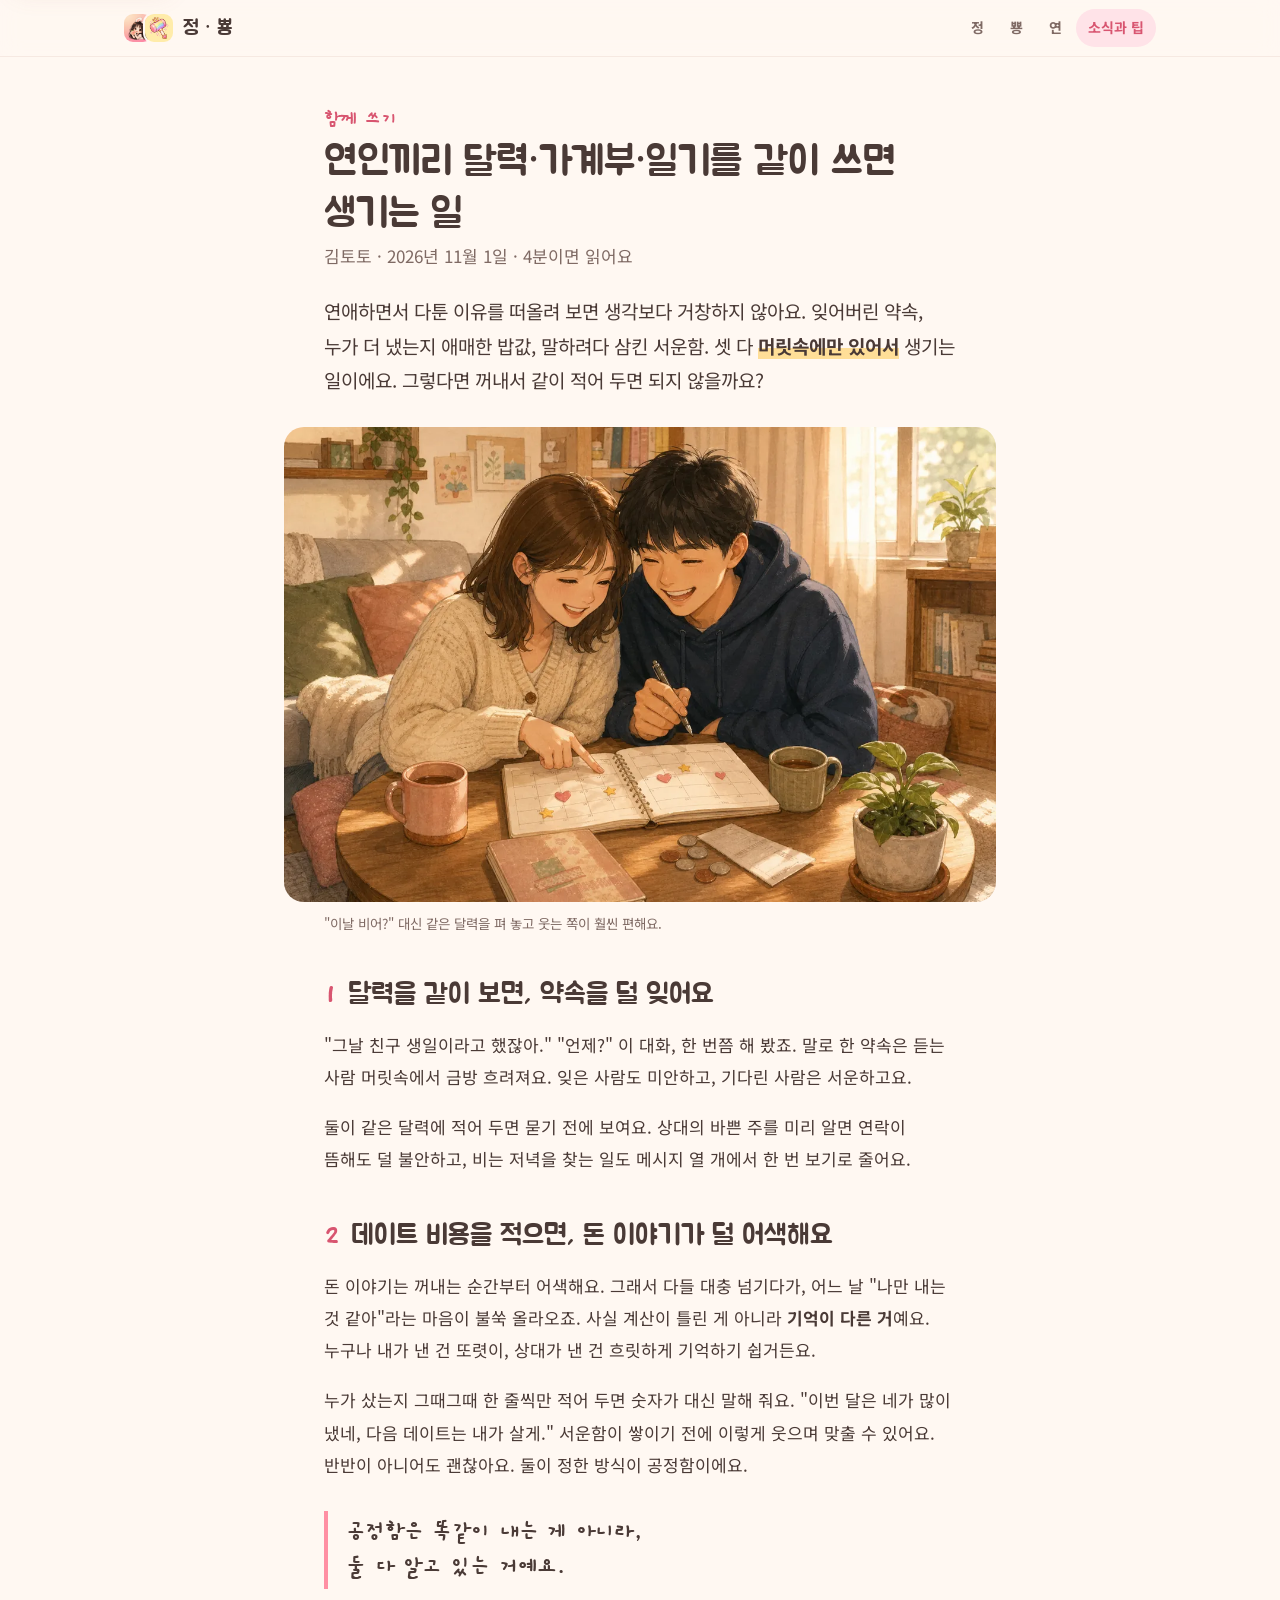
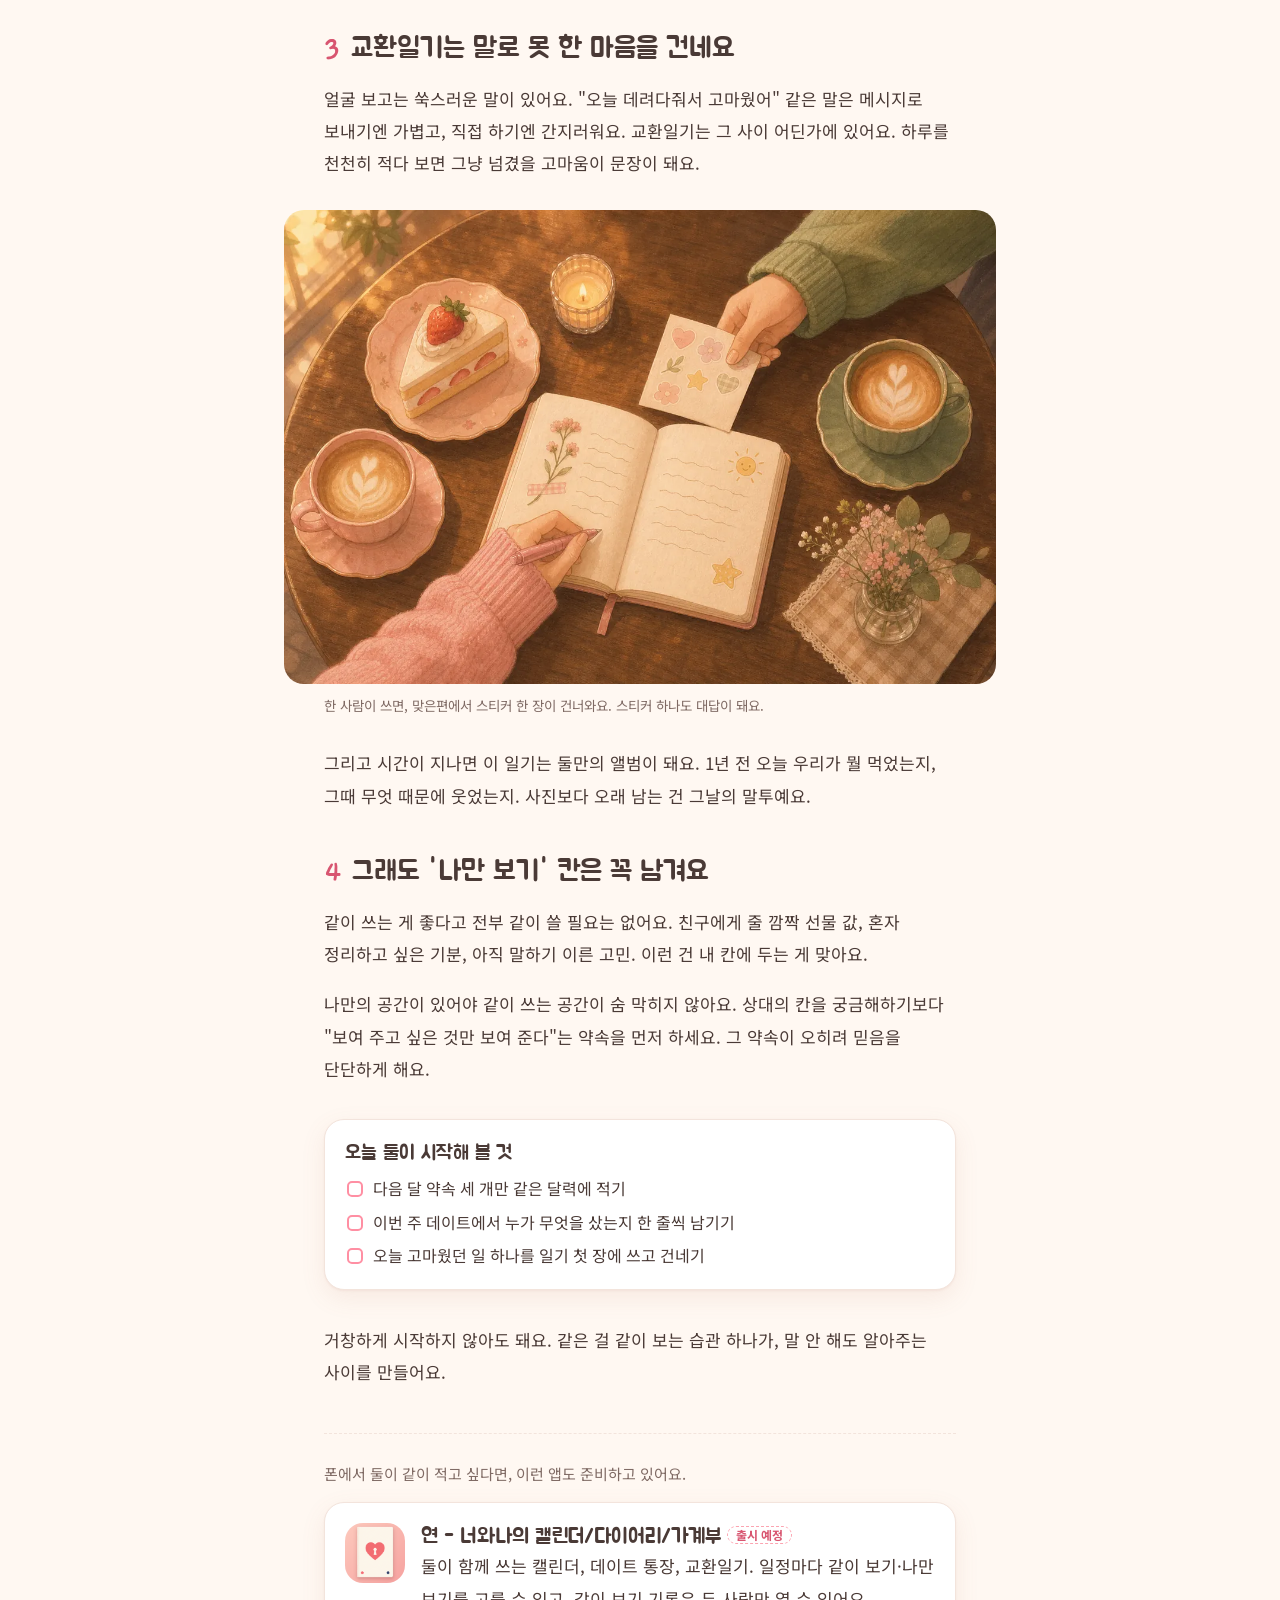
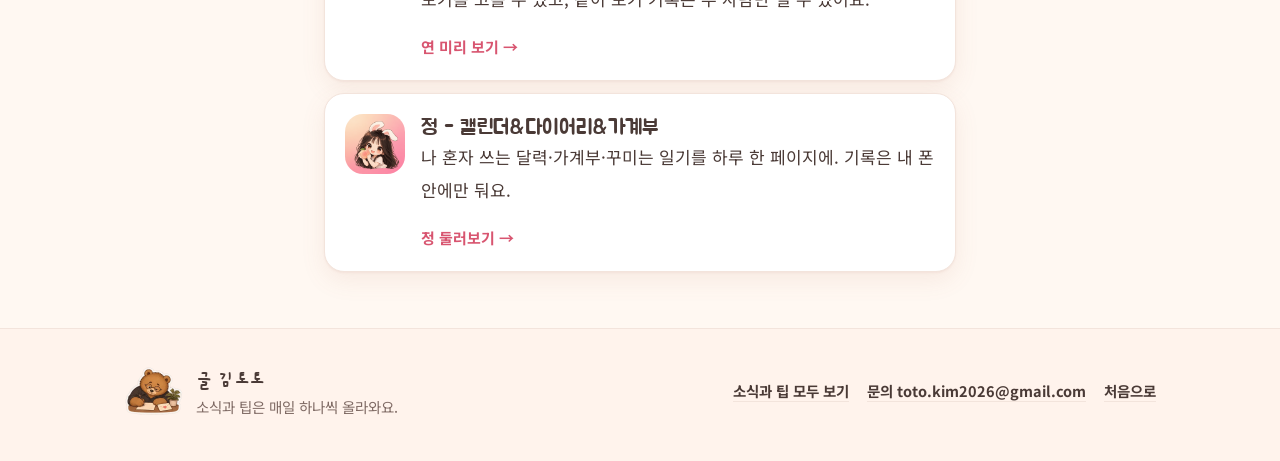
<file: notes/couple-calendar-together/index.html>
<!doctype html>
<html lang="ko">
<head>
<meta charset="utf-8">
<meta name="viewport" content="width=device-width, initial-scale=1, viewport-fit=cover">
<title>연인끼리 달력·가계부·일기를 같이 쓰면 생기는 일 — 싸움은 줄고 기억은 쌓여요</title>
<meta name="description" content="약속을 잊어서, 데이트 비용 때문에, 말 못 한 서운함 때문에 다툰 적 있다면. 연인이 캘린더·가계부·다이어리를 함께 쓰면 무엇이 달라지는지, 그래도 나만의 칸이 필요한 이유와 오늘 시작하는 작은 방법까지.">
<meta name="theme-color" content="#FFF1DF" media="(prefers-color-scheme: light)">
<meta name="theme-color" content="#2B2230" media="(prefers-color-scheme: dark)">
<link rel="canonical" href="https://totokim202610.github.io/notes/couple-calendar-together/">
<meta property="og:type" content="article">
<meta property="og:locale" content="ko_KR">
<meta property="og:site_name" content="정 · 뿅">
<meta property="og:title" content="연인끼리 달력·가계부·일기를 같이 쓰면 생기는 일">
<meta property="og:description" content="잊은 약속, 어색한 돈 이야기, 말 못 한 마음. 같이 적기 시작하면 셋 다 조금씩 가벼워져요.">
<meta property="og:url" content="https://totokim202610.github.io/notes/couple-calendar-together/">
<meta property="og:image" content="https://totokim202610.github.io/assets/notes/couple-calendar-together/hero.jpg">
<meta property="og:image:width" content="1200">
<meta property="og:image:height" content="800">
<meta property="article:published_time" content="2026-11-01">
<meta name="twitter:card" content="summary_large_image">
<link rel="icon" type="image/png" sizes="64x64" href="../../assets/jeong/favicon-64.png">
<link rel="apple-touch-icon" href="../../assets/jeong/icon-192.png">
<link rel="preconnect" href="https://fonts.googleapis.com">
<link rel="preconnect" href="https://fonts.gstatic.com" crossorigin>
<link rel="stylesheet" href="https://fonts.googleapis.com/css2?family=Gaegu:wght@700&family=Jua&family=Noto+Sans+KR:wght@400;500;700&display=swap">
<link rel="stylesheet" href="../../assets/site.css?v=2193cd11">
<script type="application/ld+json">
{"@context":"https://schema.org","@type":"BlogPosting","headline":"연인끼리 달력·가계부·일기를 같이 쓰면 생기는 일 — 싸움은 줄고 기억은 쌓여요","datePublished":"2026-11-01","dateModified":"2026-11-01","inLanguage":"ko","author":{"@type":"Person","name":"김토토"},"image":"https://totokim202610.github.io/assets/notes/couple-calendar-together/hero.jpg","mainEntityOfPage":"https://totokim202610.github.io/notes/couple-calendar-together/"}
</script>
</head>
<body>
<a class="skip" href="#main">본문으로 바로 가기</a>

<header class="topbar">
  <div class="wrap">
    <a class="brand" href="../../">
      <span class="brand-dots" aria-hidden="true"><img src="../../assets/jeong/icon-96.png" alt="" width="28" height="28"><img src="../../assets/ppyong/icon-96.png" alt="" width="28" height="28"></span>
      정 · 뿅
    </a>
    <nav class="topnav" aria-label="사이트">
      <a href="../../jeong/">정</a>
      <a href="../../ppyong/">뿅</a>
      <a href="../../yeon/">연</a>
      <a href="../" aria-current="page">소식과 팁</a>
    </nav>
  </div>
</header>

<main id="main">
  <article class="post">
    <header class="post-head">
      <span class="eyebrow">함께 쓰기</span>
      <h1>연인끼리 달력·가계부·일기를 같이 쓰면 생기는 일</h1>
      <p class="post-meta">김토토 · <time datetime="2026-11-01">2026년 11월 1일</time> · 4분이면 읽어요</p>
    </header>

    <p class="lede">연애하면서 다툰 이유를 떠올려 보면 생각보다 거창하지 않아요. 잊어버린 약속, 누가 더 냈는지 애매한 밥값, 말하려다 삼킨 서운함. 셋 다 <b>머릿속에만 있어서</b> 생기는 일이에요. 그렇다면 꺼내서 같이 적어 두면 되지 않을까요?</p>

    <figure>
      <picture>
        <source srcset="../../assets/notes/couple-calendar-together/hero.webp" type="image/webp">
        <img src="../../assets/notes/couple-calendar-together/hero.jpg" alt="햇살 드는 거실의 둥근 나무 탁자에 커플이 어깨를 붙이고 앉아 있어요. 크림색 카디건을 입은 여자는 하트와 별 스티커가 붙은 달력 날짜를 손가락으로 가리키고, 남색 후드를 입은 남자는 펜을 들고 웃어요. 탁자 위엔 머그잔 두 개, 동전 몇 개와 영수증, 작은 화분" width="1200" height="800">
      </picture>
      <figcaption>"이날 비어?" 대신 같은 달력을 펴 놓고 웃는 쪽이 훨씬 편해요.</figcaption>
    </figure>

    <h2><span class="num">1</span>달력을 같이 보면, 약속을 덜 잊어요</h2>
    <p>"그날 친구 생일이라고 했잖아." "언제?" 이 대화, 한 번쯤 해 봤죠. 말로 한 약속은 듣는 사람 머릿속에서 금방 흐려져요. 잊은 사람도 미안하고, 기다린 사람은 서운하고요.</p>
    <p>둘이 같은 달력에 적어 두면 묻기 전에 보여요. 상대의 바쁜 주를 미리 알면 연락이 뜸해도 덜 불안하고, 비는 저녁을 찾는 일도 메시지 열 개에서 한 번 보기로 줄어요.</p>

    <h2><span class="num">2</span>데이트 비용을 적으면, 돈 이야기가 덜 어색해요</h2>
    <p>돈 이야기는 꺼내는 순간부터 어색해요. 그래서 다들 대충 넘기다가, 어느 날 "나만 내는 것 같아"라는 마음이 불쑥 올라오죠. 사실 계산이 틀린 게 아니라 <b>기억이 다른 거</b>예요. 누구나 내가 낸 건 또렷이, 상대가 낸 건 흐릿하게 기억하기 쉽거든요.</p>
    <p>누가 샀는지 그때그때 한 줄씩만 적어 두면 숫자가 대신 말해 줘요. "이번 달은 네가 많이 냈네, 다음 데이트는 내가 살게." 서운함이 쌓이기 전에 이렇게 웃으며 맞출 수 있어요. 반반이 아니어도 괜찮아요. 둘이 정한 방식이 공정함이에요.</p>

    <blockquote>공정함은 똑같이 내는 게 아니라,<br>둘 다 알고 있는 거예요.</blockquote>

    <h2><span class="num">3</span>교환일기는 말로 못 한 마음을 건네요</h2>
    <p>얼굴 보고는 쑥스러운 말이 있어요. "오늘 데려다줘서 고마웠어" 같은 말은 메시지로 보내기엔 가볍고, 직접 하기엔 간지러워요. 교환일기는 그 사이 어딘가에 있어요. 하루를 천천히 적다 보면 그냥 넘겼을 고마움이 문장이 돼요.</p>

    <figure>
      <picture>
        <source srcset="../../assets/notes/couple-calendar-together/diary.webp" type="image/webp">
        <img src="../../assets/notes/couple-calendar-together/diary.jpg" alt="저녁 카페의 둥근 나무 탁자를 위에서 본 모습. 가운데 펼친 일기장 왼쪽 면엔 물결 모양 손글씨와 테이프로 붙인 꽃, 오른쪽 면엔 웃는 해 그림과 별 스티커가 있어요. 분홍 니트 소매의 손이 분홍 펜으로 글을 쓰고, 맞은편 초록 니트 소매의 손이 하트·꽃 스티커 한 장을 건네요. 양쪽에 분홍·초록 잔의 라테, 딸기 케이크와 촛불" width="1200" height="800" loading="lazy">
      </picture>
      <figcaption>한 사람이 쓰면, 맞은편에서 스티커 한 장이 건너와요. 스티커 하나도 대답이 돼요.</figcaption>
    </figure>

    <p>그리고 시간이 지나면 이 일기는 둘만의 앨범이 돼요. 1년 전 오늘 우리가 뭘 먹었는지, 그때 무엇 때문에 웃었는지. 사진보다 오래 남는 건 그날의 말투예요.</p>

    <h2><span class="num">4</span>그래도 '나만 보기' 칸은 꼭 남겨요</h2>
    <p>같이 쓰는 게 좋다고 전부 같이 쓸 필요는 없어요. 친구에게 줄 깜짝 선물 값, 혼자 정리하고 싶은 기분, 아직 말하기 이른 고민. 이런 건 내 칸에 두는 게 맞아요.</p>
    <p>나만의 공간이 있어야 같이 쓰는 공간이 숨 막히지 않아요. 상대의 칸을 궁금해하기보다 "보여 주고 싶은 것만 보여 준다"는 약속을 먼저 하세요. 그 약속이 오히려 믿음을 단단하게 해요.</p>

    <section class="tryit" aria-labelledby="tryit-title">
      <h3 id="tryit-title">오늘 둘이 시작해 볼 것</h3>
      <ul>
        <li>다음 달 약속 세 개만 같은 달력에 적기</li>
        <li>이번 주 데이트에서 누가 무엇을 샀는지 한 줄씩 남기기</li>
        <li>오늘 고마웠던 일 하나를 일기 첫 장에 쓰고 건네기</li>
      </ul>
    </section>

    <p>거창하게 시작하지 않아도 돼요. 같은 걸 같이 보는 습관 하나가, 말 안 해도 알아주는 사이를 만들어요.</p>

    <aside class="post-apps" aria-labelledby="apps-title">
      <h2 id="apps-title" class="visually-hidden">폰으로 함께 쓰고 싶다면</h2>
      <p>폰에서 둘이 같이 적고 싶다면, 이런 앱도 준비하고 있어요.</p>
      <a class="duo" href="../../yeon/">
        <img class="ic" src="../../assets/yeon/icon-192.png" alt="" width="60" height="60">
        <div>
          <h3>연 - 너와나의 캘린더/다이어리/가계부 <span class="tag-soon">출시 예정</span></h3>
          <p>둘이 함께 쓰는 캘린더, 데이트 통장, 교환일기. 일정마다 같이 보기·나만 보기를 고를 수 있고, 같이 보기 기록은 두 사람만 열 수 있어요.</p>
          <span class="go">연 미리 보기 →</span>
        </div>
      </a>
      <a class="duo" href="../../jeong/">
        <img class="ic" src="../../assets/jeong/icon-192.png" alt="" width="60" height="60">
        <div>
          <h3>정 - 캘린더&amp;다이어리&amp;가계부</h3>
          <p>나 혼자 쓰는 달력·가계부·꾸미는 일기를 하루 한 페이지에. 기록은 내 폰 안에만 둬요.</p>
          <span class="go">정 둘러보기 →</span>
        </div>
      </a>
    </aside>
  </article>
</main>

<footer class="footer">
  <div class="wrap">
    <div class="maker">
      <picture><source srcset="../../assets/jeong/chars/toto-letter.webp" type="image/webp"><img src="../../assets/jeong/chars/toto-letter.png" alt="" width="240" height="240"></picture>
      <p><b>글 김토토</b><br>소식과 팁은 매일 하나씩 올라와요.</p>
    </div>
    <nav aria-label="바닥 링크">
      <ul>
        <li><a href="../">소식과 팁 모두 보기</a></li>
        <li><a href="mailto:toto.kim2026@gmail.com">문의 toto.kim2026@gmail.com</a></li>
        <li><a href="../../">처음으로</a></li>
      </ul>
    </nav>
  </div>
</footer>
</body>
</html>
</file>
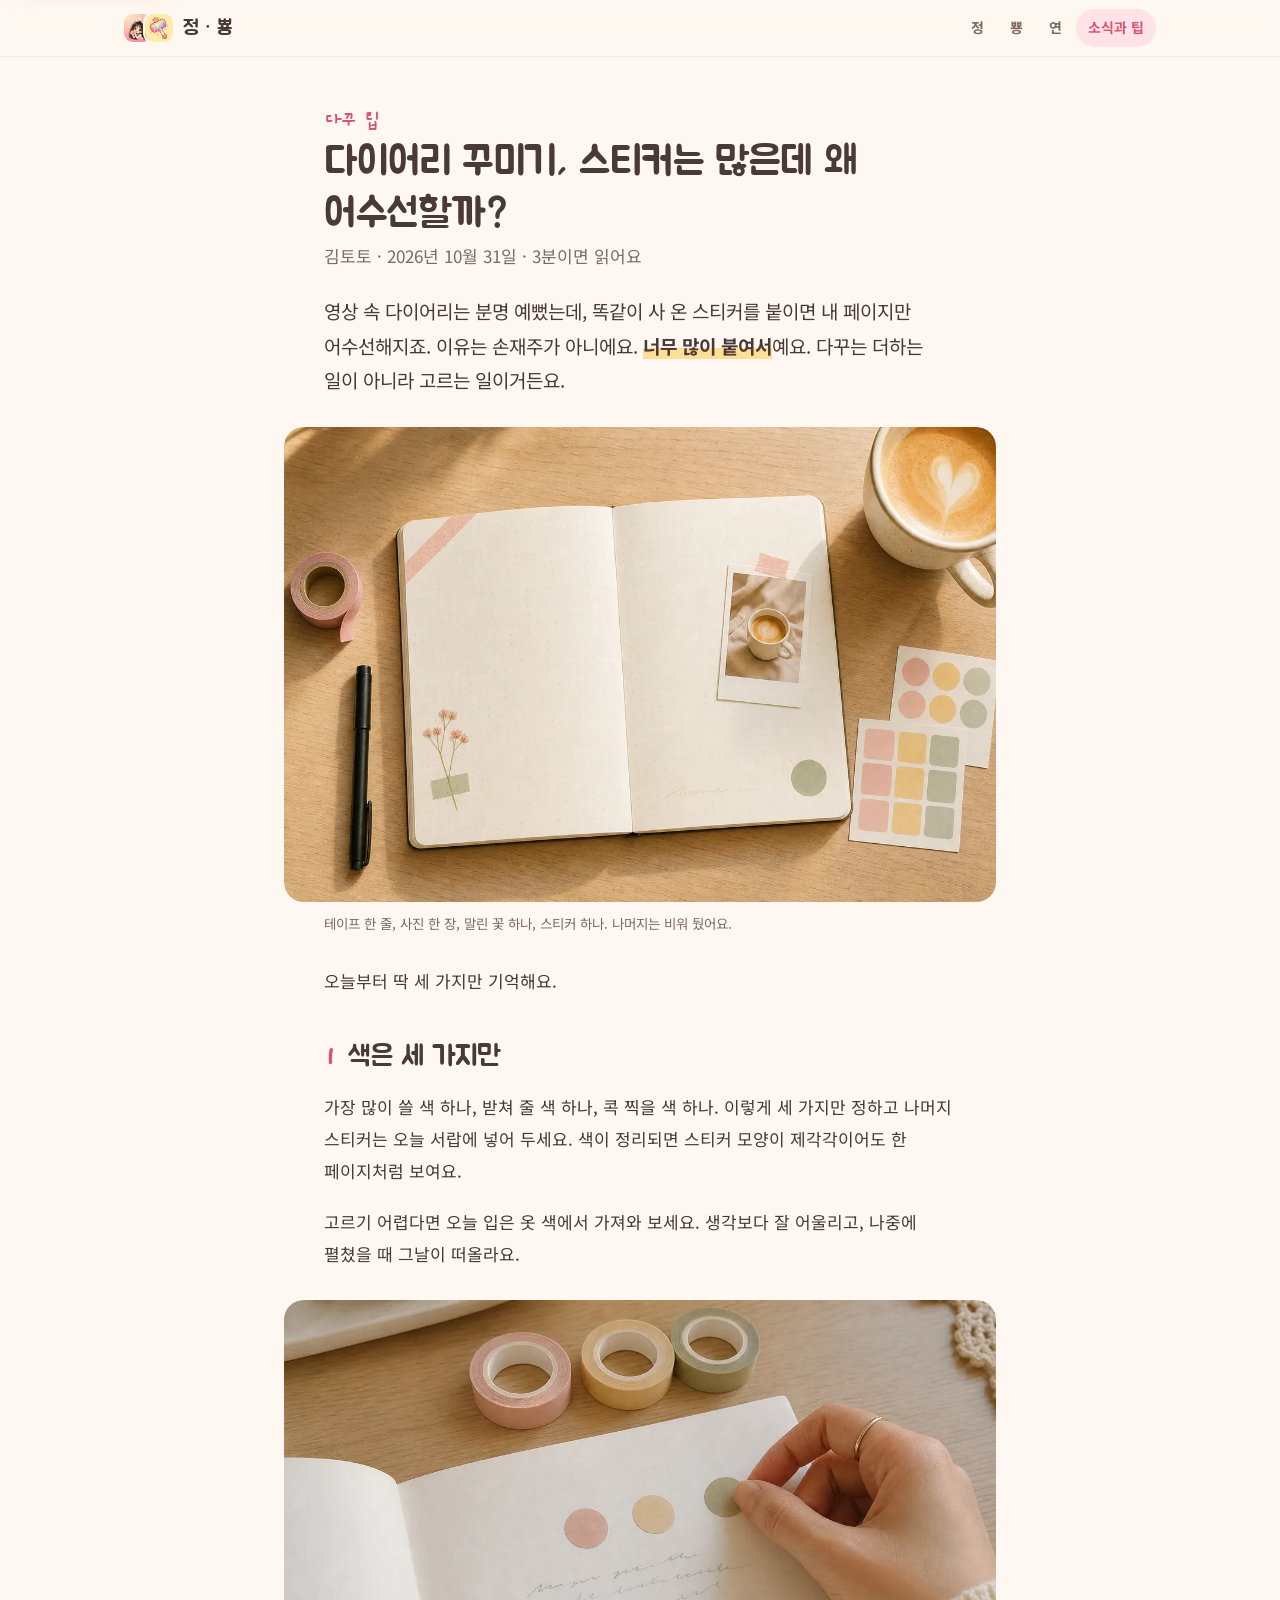
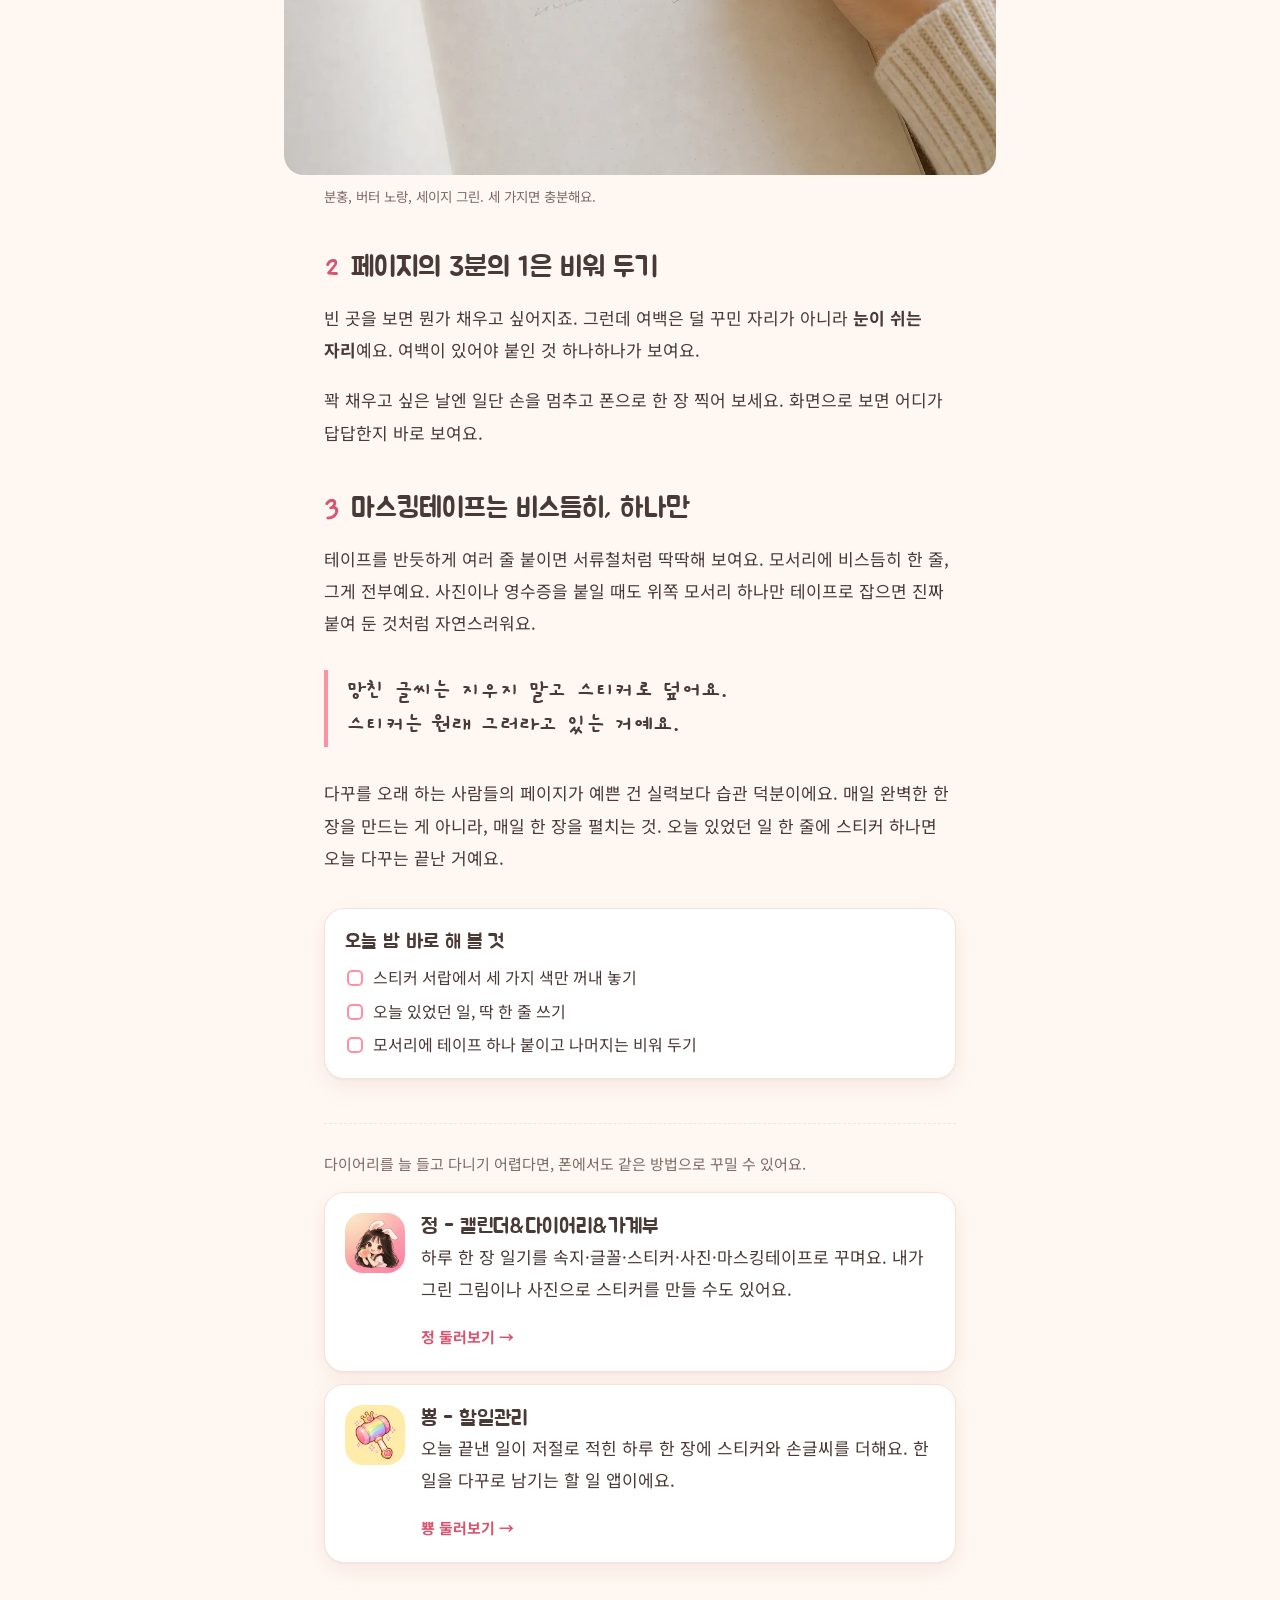
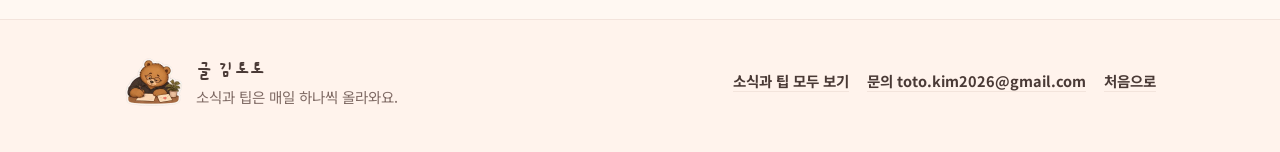
<file: notes/diary-deco-basics/index.html>
<!doctype html>
<html lang="ko">
<head>
<meta charset="utf-8">
<meta name="viewport" content="width=device-width, initial-scale=1, viewport-fit=cover">
<title>다이어리 꾸미기, 스티커는 많은데 왜 어수선할까? 딱 세 가지만 기억해요</title>
<meta name="description" content="다이어리 꾸미기를 시작했는데 페이지가 자꾸 어수선하다면, 덜 붙이면 돼요. 색은 세 가지, 여백은 3분의 1, 테이프는 비스듬히 하나. 오늘 바로 해 볼 수 있는 다꾸 기본기.">
<meta name="theme-color" content="#FFF1DF" media="(prefers-color-scheme: light)">
<meta name="theme-color" content="#2B2230" media="(prefers-color-scheme: dark)">
<link rel="canonical" href="https://totokim202610.github.io/notes/diary-deco-basics/">
<meta property="og:type" content="article">
<meta property="og:locale" content="ko_KR">
<meta property="og:site_name" content="정 · 뿅">
<meta property="og:title" content="다이어리 꾸미기, 스티커는 많은데 왜 어수선할까?">
<meta property="og:description" content="덜 붙이면 예뻐져요. 색은 세 가지, 여백은 3분의 1, 테이프는 비스듬히 하나.">
<meta property="og:url" content="https://totokim202610.github.io/notes/diary-deco-basics/">
<meta property="og:image" content="https://totokim202610.github.io/assets/notes/diary-deco-basics/hero.jpg">
<meta property="og:image:width" content="1200">
<meta property="og:image:height" content="800">
<meta property="article:published_time" content="2026-10-31">
<meta name="twitter:card" content="summary_large_image">
<link rel="icon" type="image/png" sizes="64x64" href="../../assets/jeong/favicon-64.png">
<link rel="apple-touch-icon" href="../../assets/jeong/icon-192.png">
<link rel="preconnect" href="https://fonts.googleapis.com">
<link rel="preconnect" href="https://fonts.gstatic.com" crossorigin>
<link rel="stylesheet" href="https://fonts.googleapis.com/css2?family=Gaegu:wght@700&family=Jua&family=Noto+Sans+KR:wght@400;500;700&display=swap">
<link rel="stylesheet" href="../../assets/site.css?v=2193cd11">
<script type="application/ld+json">
{"@context":"https://schema.org","@type":"BlogPosting","headline":"다이어리 꾸미기, 스티커는 많은데 왜 어수선할까? 딱 세 가지만 기억해요","datePublished":"2026-10-31","dateModified":"2026-10-31","inLanguage":"ko","author":{"@type":"Person","name":"김토토"},"image":"https://totokim202610.github.io/assets/notes/diary-deco-basics/hero.jpg","mainEntityOfPage":"https://totokim202610.github.io/notes/diary-deco-basics/"}
</script>
</head>
<body>
<a class="skip" href="#main">본문으로 바로 가기</a>

<header class="topbar">
  <div class="wrap">
    <a class="brand" href="../../">
      <span class="brand-dots" aria-hidden="true"><img src="../../assets/jeong/icon-96.png" alt="" width="28" height="28"><img src="../../assets/ppyong/icon-96.png" alt="" width="28" height="28"></span>
      정 · 뿅
    </a>
    <nav class="topnav" aria-label="사이트">
      <a href="../../jeong/">정</a>
      <a href="../../ppyong/">뿅</a>
      <a href="../../yeon/">연</a>
      <a href="../" aria-current="page">소식과 팁</a>
    </nav>
  </div>
</header>

<main id="main">
  <article class="post">
    <header class="post-head">
      <span class="eyebrow">다꾸 팁</span>
      <h1>다이어리 꾸미기, 스티커는 많은데 왜 어수선할까?</h1>
      <p class="post-meta">김토토 · <time datetime="2026-10-31">2026년 10월 31일</time> · 3분이면 읽어요</p>
    </header>

    <p class="lede">영상 속 다이어리는 분명 예뻤는데, 똑같이 사 온 스티커를 붙이면 내 페이지만 어수선해지죠. 이유는 손재주가 아니에요. <b>너무 많이 붙여서</b>예요. 다꾸는 더하는 일이 아니라 고르는 일이거든요.</p>

    <figure>
      <picture>
        <source srcset="../../assets/notes/diary-deco-basics/hero.webp" type="image/webp">
        <img src="../../assets/notes/diary-deco-basics/hero.jpg" alt="세 가지 색만 쓴 다이어리 펼친 면. 왼쪽 위에 분홍 마스킹테이프가 비스듬히 하나, 왼쪽 아래 말린 꽃, 오른쪽에 커피 사진 한 장과 연두 스티커 하나, 나머지는 여백" width="1200" height="800">
      </picture>
      <figcaption>테이프 한 줄, 사진 한 장, 말린 꽃 하나, 스티커 하나. 나머지는 비워 뒀어요.</figcaption>
    </figure>

    <p>오늘부터 딱 세 가지만 기억해요.</p>

    <h2><span class="num">1</span>색은 세 가지만</h2>
    <p>가장 많이 쓸 색 하나, 받쳐 줄 색 하나, 콕 찍을 색 하나. 이렇게 세 가지만 정하고 나머지 스티커는 오늘 서랍에 넣어 두세요. 색이 정리되면 스티커 모양이 제각각이어도 한 페이지처럼 보여요.</p>
    <p>고르기 어렵다면 오늘 입은 옷 색에서 가져와 보세요. 생각보다 잘 어울리고, 나중에 펼쳤을 때 그날이 떠올라요.</p>

    <figure>
      <picture>
        <source srcset="../../assets/notes/diary-deco-basics/palette.webp" type="image/webp">
        <img src="../../assets/notes/diary-deco-basics/palette.jpg" alt="분홍·노랑·연두 세 가지 마스킹테이프와 같은 색 동그라미 스티커만 놓인 빈 다이어리 페이지에 손이 스티커 하나를 붙이는 모습" width="1200" height="800" loading="lazy">
      </picture>
      <figcaption>분홍, 버터 노랑, 세이지 그린. 세 가지면 충분해요.</figcaption>
    </figure>

    <h2><span class="num">2</span>페이지의 3분의 1은 비워 두기</h2>
    <p>빈 곳을 보면 뭔가 채우고 싶어지죠. 그런데 여백은 덜 꾸민 자리가 아니라 <b>눈이 쉬는 자리</b>예요. 여백이 있어야 붙인 것 하나하나가 보여요.</p>
    <p>꽉 채우고 싶은 날엔 일단 손을 멈추고 폰으로 한 장 찍어 보세요. 화면으로 보면 어디가 답답한지 바로 보여요.</p>

    <h2><span class="num">3</span>마스킹테이프는 비스듬히, 하나만</h2>
    <p>테이프를 반듯하게 여러 줄 붙이면 서류철처럼 딱딱해 보여요. 모서리에 비스듬히 한 줄, 그게 전부예요. 사진이나 영수증을 붙일 때도 위쪽 모서리 하나만 테이프로 잡으면 진짜 붙여 둔 것처럼 자연스러워요.</p>

    <blockquote>망친 글씨는 지우지 말고 스티커로 덮어요.<br>스티커는 원래 그러라고 있는 거예요.</blockquote>

    <p>다꾸를 오래 하는 사람들의 페이지가 예쁜 건 실력보다 습관 덕분이에요. 매일 완벽한 한 장을 만드는 게 아니라, 매일 한 장을 펼치는 것. 오늘 있었던 일 한 줄에 스티커 하나면 오늘 다꾸는 끝난 거예요.</p>

    <section class="tryit" aria-labelledby="tryit-title">
      <h3 id="tryit-title">오늘 밤 바로 해 볼 것</h3>
      <ul>
        <li>스티커 서랍에서 세 가지 색만 꺼내 놓기</li>
        <li>오늘 있었던 일, 딱 한 줄 쓰기</li>
        <li>모서리에 테이프 하나 붙이고 나머지는 비워 두기</li>
      </ul>
    </section>

    <aside class="post-apps" aria-labelledby="apps-title">
      <h2 id="apps-title" class="visually-hidden">폰으로 다꾸하고 싶다면</h2>
      <p>다이어리를 늘 들고 다니기 어렵다면, 폰에서도 같은 방법으로 꾸밀 수 있어요.</p>
      <a class="duo" href="../../jeong/">
        <img class="ic" src="../../assets/jeong/icon-192.png" alt="" width="60" height="60">
        <div>
          <h3>정 - 캘린더&amp;다이어리&amp;가계부</h3>
          <p>하루 한 장 일기를 속지·글꼴·스티커·사진·마스킹테이프로 꾸며요. 내가 그린 그림이나 사진으로 스티커를 만들 수도 있어요.</p>
          <span class="go">정 둘러보기 →</span>
        </div>
      </a>
      <a class="duo" href="../../ppyong/">
        <img class="ic" src="../../assets/ppyong/icon-192.png" alt="" width="60" height="60">
        <div>
          <h3>뿅 - 할일관리</h3>
          <p>오늘 끝낸 일이 저절로 적힌 하루 한 장에 스티커와 손글씨를 더해요. 한 일을 다꾸로 남기는 할 일 앱이에요.</p>
          <span class="go">뿅 둘러보기 →</span>
        </div>
      </a>
    </aside>
  </article>
</main>

<footer class="footer">
  <div class="wrap">
    <div class="maker">
      <picture><source srcset="../../assets/jeong/chars/toto-letter.webp" type="image/webp"><img src="../../assets/jeong/chars/toto-letter.png" alt="" width="240" height="240"></picture>
      <p><b>글 김토토</b><br>소식과 팁은 매일 하나씩 올라와요.</p>
    </div>
    <nav aria-label="바닥 링크">
      <ul>
        <li><a href="../">소식과 팁 모두 보기</a></li>
        <li><a href="mailto:toto.kim2026@gmail.com">문의 toto.kim2026@gmail.com</a></li>
        <li><a href="../../">처음으로</a></li>
      </ul>
    </nav>
  </div>
</footer>
</body>
</html>
</file>
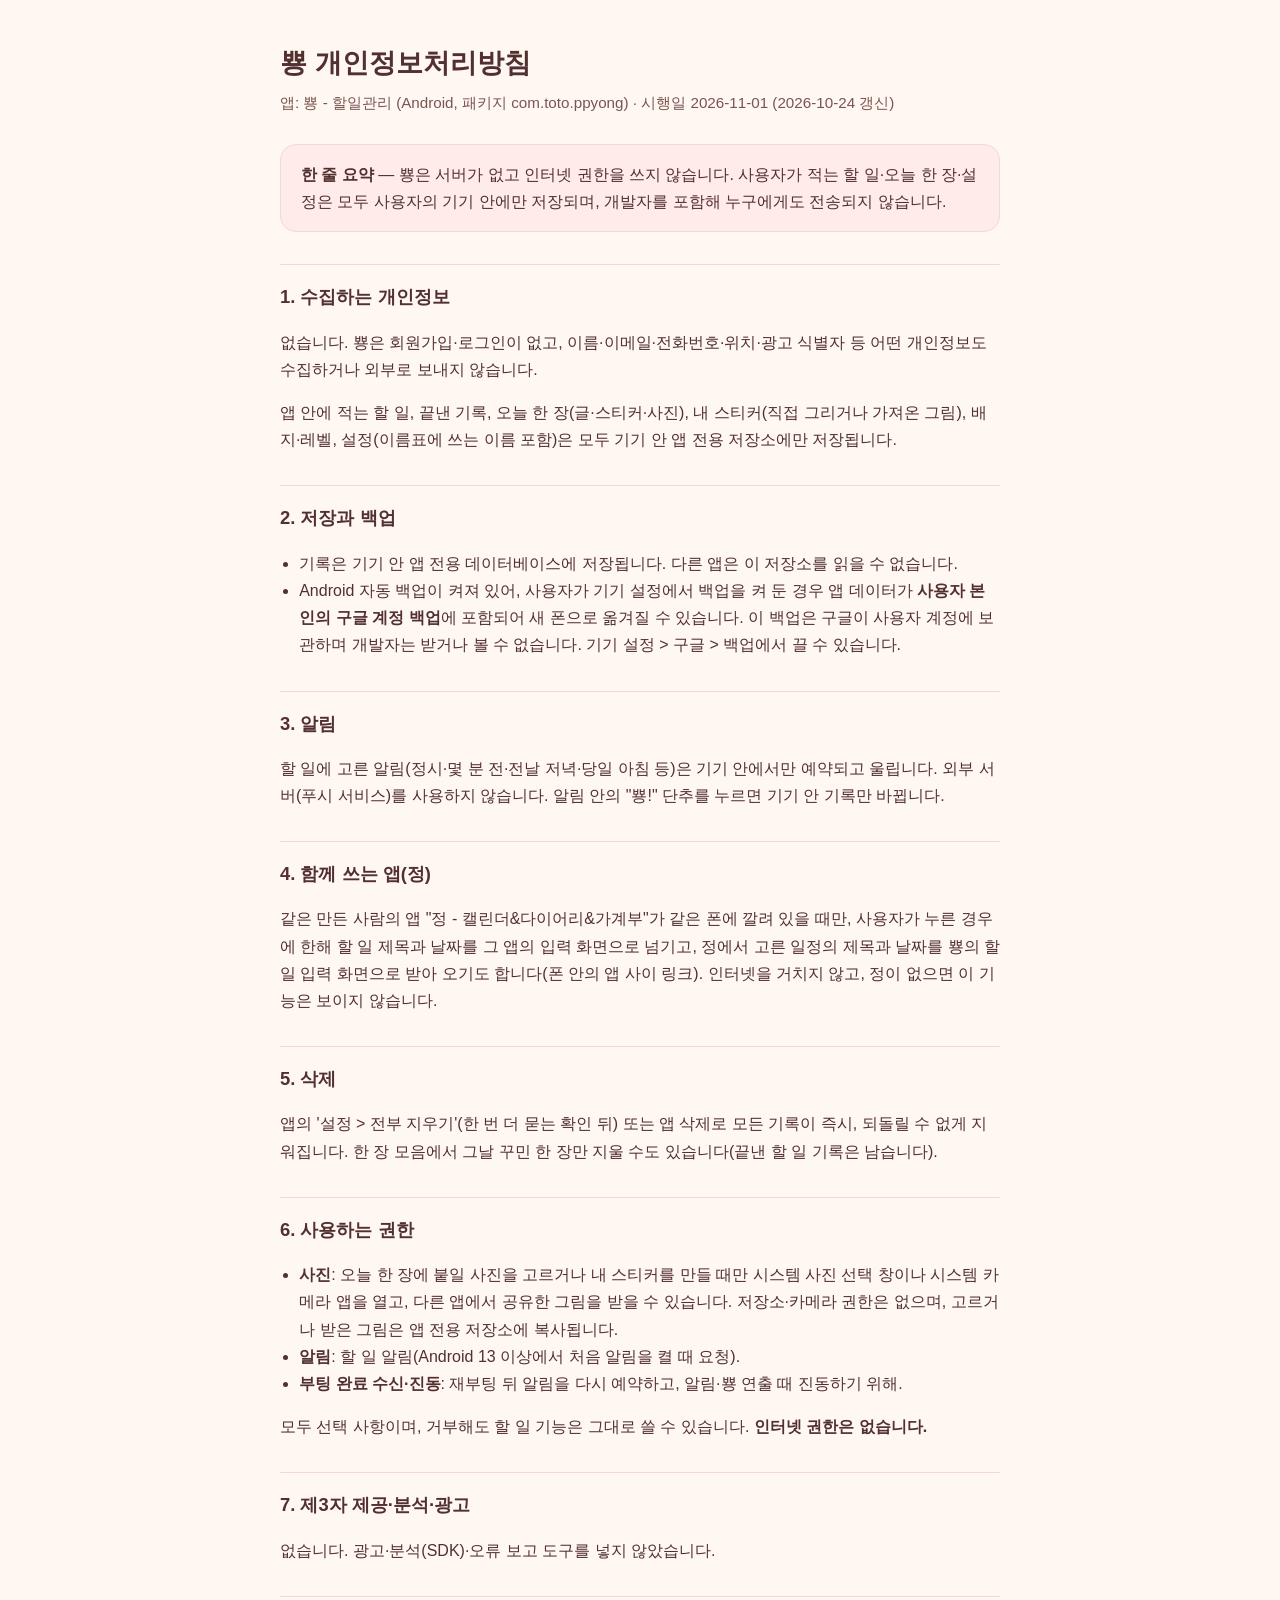
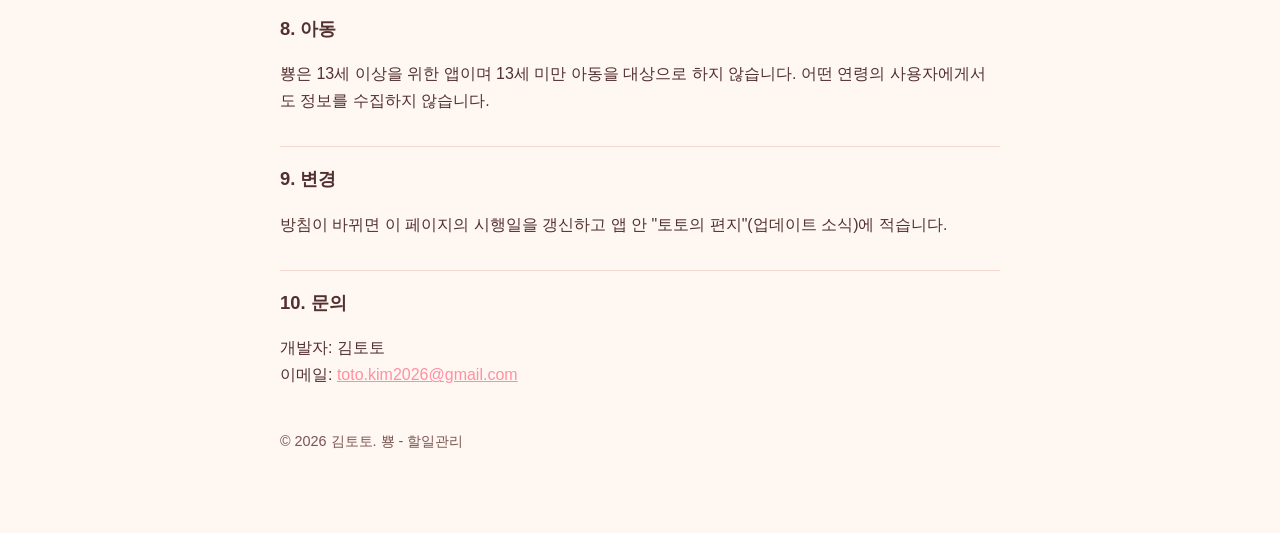
<file: ppyong/privacy/index.html>
<!doctype html>
<html lang="ko">
<head>
<meta charset="utf-8">
<meta name="viewport" content="width=device-width, initial-scale=1">
<title>뿅 개인정보처리방침</title>
<meta name="description" content="뿅 - 할일관리 앱의 개인정보처리방침. 서버 없음, 인터넷 권한 없음, 모든 기록은 기기 안에만 저장됩니다.">
<link rel="canonical" href="https://totokim202610.github.io/ppyong/privacy/">
<meta property="og:url" content="https://totokim202610.github.io/ppyong/privacy/">
<style>
  :root { --bg: #fff8f2; --ink: #52302f; --sub: #7a5450; --line: #f3d9cf; --accent: #ff8fa3; }
  @media (prefers-color-scheme: dark) { :root:not([data-theme="light"]) { --bg: #221a19; --ink: #f6e9e4; --sub: #cfb5ad; --line: #4a3634; --accent: #ff9fb0; } }
  :root[data-theme="dark"] { --bg: #221a19; --ink: #f6e9e4; --sub: #cfb5ad; --line: #4a3634; --accent: #ff9fb0; }
  html, body { margin: 0; background: var(--bg); color: var(--ink); }
  body { font-family: "Pretendard", "Noto Sans KR", -apple-system, "Apple SD Gothic Neo", "Malgun Gothic", sans-serif; line-height: 1.7; }
  main { max-width: 720px; margin: 0 auto; padding: 40px 16px 80px; }
  h1 { font-size: 1.7rem; margin: 0 0 4px; }
  .meta { color: var(--sub); font-size: .95rem; margin-bottom: 28px; }
  h2 { font-size: 1.15rem; margin: 32px 0 8px; padding-top: 16px; border-top: 1px solid var(--line); }
  p, li { font-size: 1rem; }
  ul { padding-left: 1.2em; }
  .summary { background: rgba(255, 143, 163, .12); border: 1px solid var(--line); border-radius: 16px; padding: 16px 20px; }
  a { color: var(--accent); }
  code { font-size: .92em; }
  footer { margin-top: 40px; color: var(--sub); font-size: .9rem; }
</style>
</head>
<body>
<main>
  <h1>뿅 개인정보처리방침</h1>
  <div class="meta">앱: 뿅 - 할일관리 (Android, 패키지 com.toto.ppyong) · 시행일 2026-11-01 (2026-10-24 갱신)</div>

  <div class="summary">
    <strong>한 줄 요약</strong> — 뿅은 서버가 없고 인터넷 권한을 쓰지 않습니다. 사용자가 적는 할 일·오늘 한 장·설정은 모두 사용자의 기기 안에만 저장되며, 개발자를 포함해 누구에게도 전송되지 않습니다.
  </div>

  <h2>1. 수집하는 개인정보</h2>
  <p>없습니다. 뿅은 회원가입·로그인이 없고, 이름·이메일·전화번호·위치·광고 식별자 등 어떤 개인정보도 수집하거나 외부로 보내지 않습니다.</p>
  <p>앱 안에 적는 할 일, 끝낸 기록, 오늘 한 장(글·스티커·사진), 내 스티커(직접 그리거나 가져온 그림), 배지·레벨, 설정(이름표에 쓰는 이름 포함)은 모두 기기 안 앱 전용 저장소에만 저장됩니다.</p>

  <h2>2. 저장과 백업</h2>
  <ul>
    <li>기록은 기기 안 앱 전용 데이터베이스에 저장됩니다. 다른 앱은 이 저장소를 읽을 수 없습니다.</li>
    <li>Android 자동 백업이 켜져 있어, 사용자가 기기 설정에서 백업을 켜 둔 경우 앱 데이터가 <strong>사용자 본인의 구글 계정 백업</strong>에 포함되어 새 폰으로 옮겨질 수 있습니다. 이 백업은 구글이 사용자 계정에 보관하며 개발자는 받거나 볼 수 없습니다. 기기 설정 &gt; 구글 &gt; 백업에서 끌 수 있습니다.</li>
  </ul>

  <h2>3. 알림</h2>
  <p>할 일에 고른 알림(정시·몇 분 전·전날 저녁·당일 아침 등)은 기기 안에서만 예약되고 울립니다. 외부 서버(푸시 서비스)를 사용하지 않습니다. 알림 안의 "뿅!" 단추를 누르면 기기 안 기록만 바뀝니다.</p>

  <h2>4. 함께 쓰는 앱(정)</h2>
  <p>같은 만든 사람의 앱 "정 - 캘린더&amp;다이어리&amp;가계부"가 같은 폰에 깔려 있을 때만, 사용자가 누른 경우에 한해 할 일 제목과 날짜를 그 앱의 입력 화면으로 넘기고, 정에서 고른 일정의 제목과 날짜를 뿅의 할 일 입력 화면으로 받아 오기도 합니다(폰 안의 앱 사이 링크). 인터넷을 거치지 않고, 정이 없으면 이 기능은 보이지 않습니다.</p>

  <h2>5. 삭제</h2>
  <p>앱의 '설정 &gt; 전부 지우기'(한 번 더 묻는 확인 뒤) 또는 앱 삭제로 모든 기록이 즉시, 되돌릴 수 없게 지워집니다. 한 장 모음에서 그날 꾸민 한 장만 지울 수도 있습니다(끝낸 할 일 기록은 남습니다).</p>

  <h2>6. 사용하는 권한</h2>
  <ul>
    <li><strong>사진</strong>: 오늘 한 장에 붙일 사진을 고르거나 내 스티커를 만들 때만 시스템 사진 선택 창이나 시스템 카메라 앱을 열고, 다른 앱에서 공유한 그림을 받을 수 있습니다. 저장소·카메라 권한은 없으며, 고르거나 받은 그림은 앱 전용 저장소에 복사됩니다.</li>
    <li><strong>알림</strong>: 할 일 알림(Android 13 이상에서 처음 알림을 켤 때 요청).</li>
    <li><strong>부팅 완료 수신·진동</strong>: 재부팅 뒤 알림을 다시 예약하고, 알림·뿅 연출 때 진동하기 위해.</li>
  </ul>
  <p>모두 선택 사항이며, 거부해도 할 일 기능은 그대로 쓸 수 있습니다. <strong>인터넷 권한은 없습니다.</strong></p>

  <h2>7. 제3자 제공·분석·광고</h2>
  <p>없습니다. 광고·분석(SDK)·오류 보고 도구를 넣지 않았습니다.</p>

  <h2>8. 아동</h2>
  <p>뿅은 13세 이상을 위한 앱이며 13세 미만 아동을 대상으로 하지 않습니다. 어떤 연령의 사용자에게서도 정보를 수집하지 않습니다.</p>

  <h2>9. 변경</h2>
  <p>방침이 바뀌면 이 페이지의 시행일을 갱신하고 앱 안 "토토의 편지"(업데이트 소식)에 적습니다.</p>

  <h2>10. 문의</h2>
  <p>개발자: 김토토<br>이메일: <a href="mailto:toto.kim2026@gmail.com">toto.kim2026@gmail.com</a></p>

  <footer>© 2026 김토토. 뿅 - 할일관리</footer>
</main>
</body>
</html>
</file>
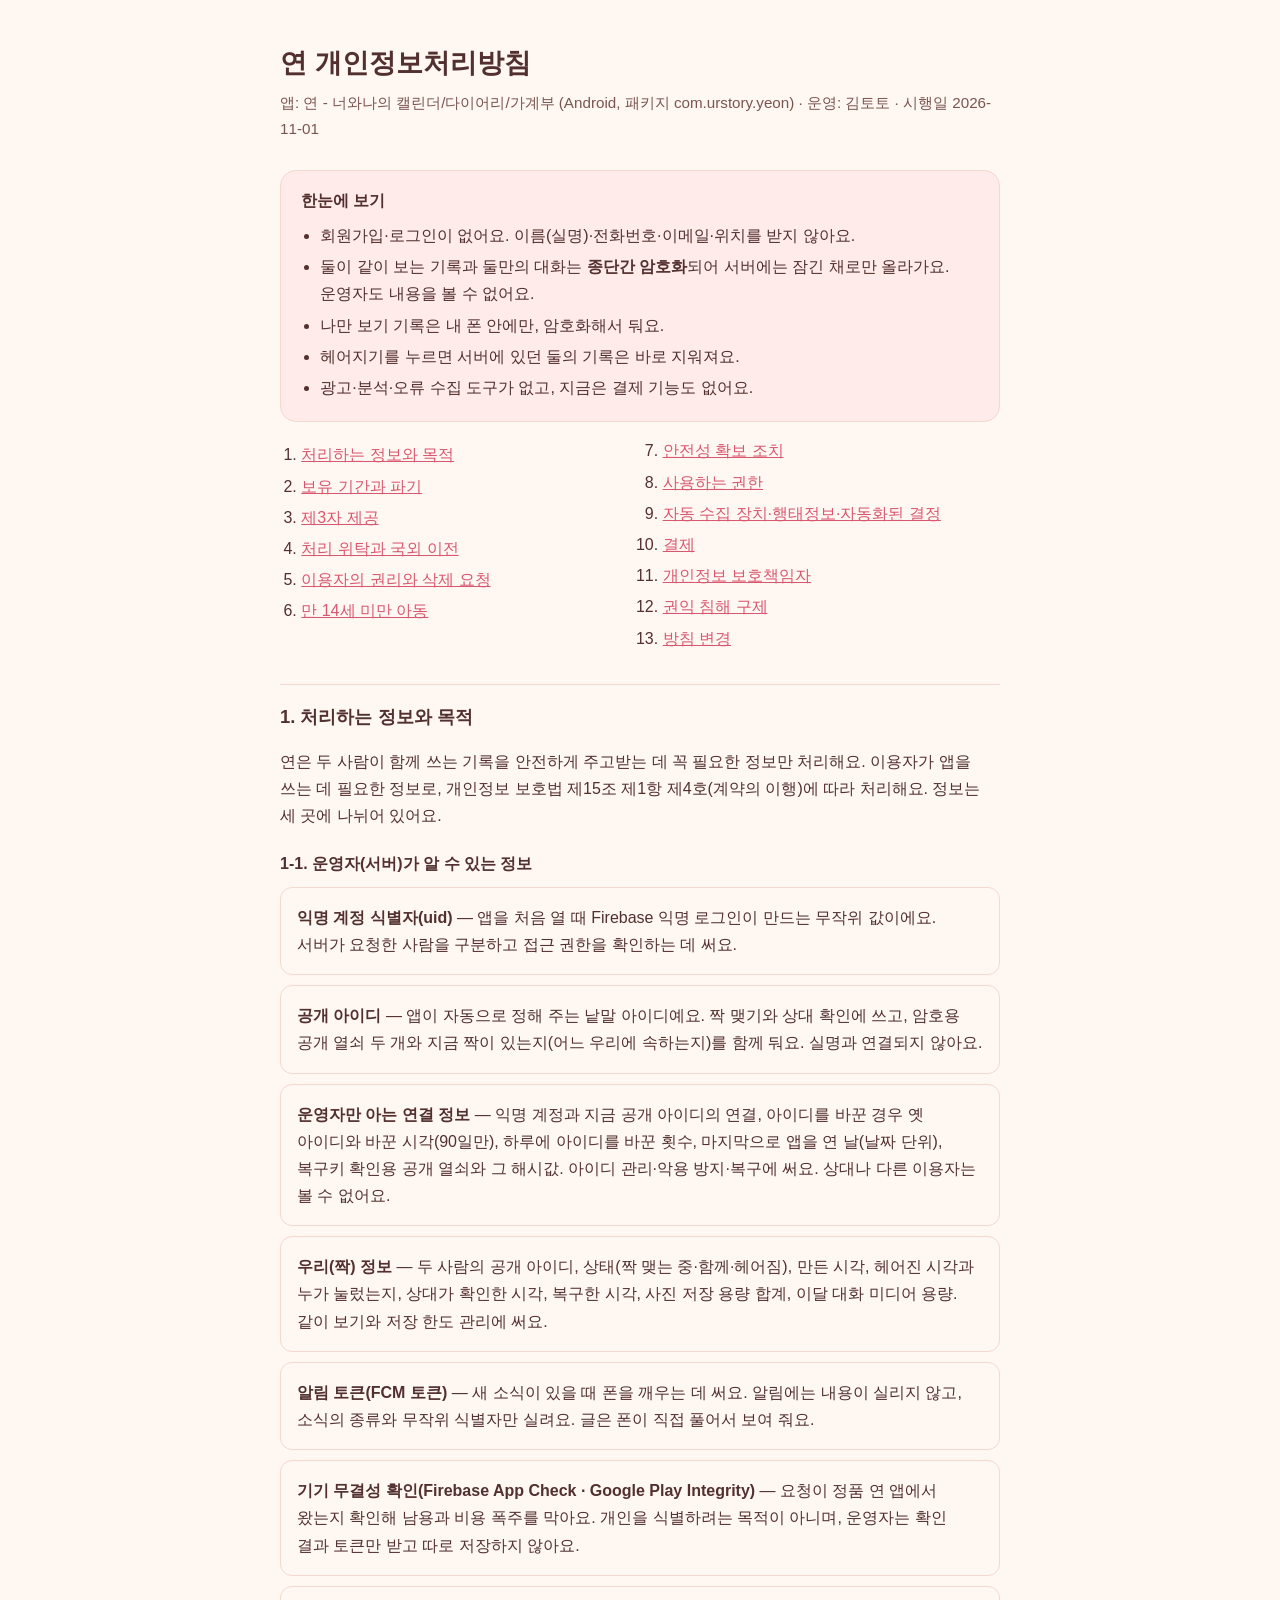
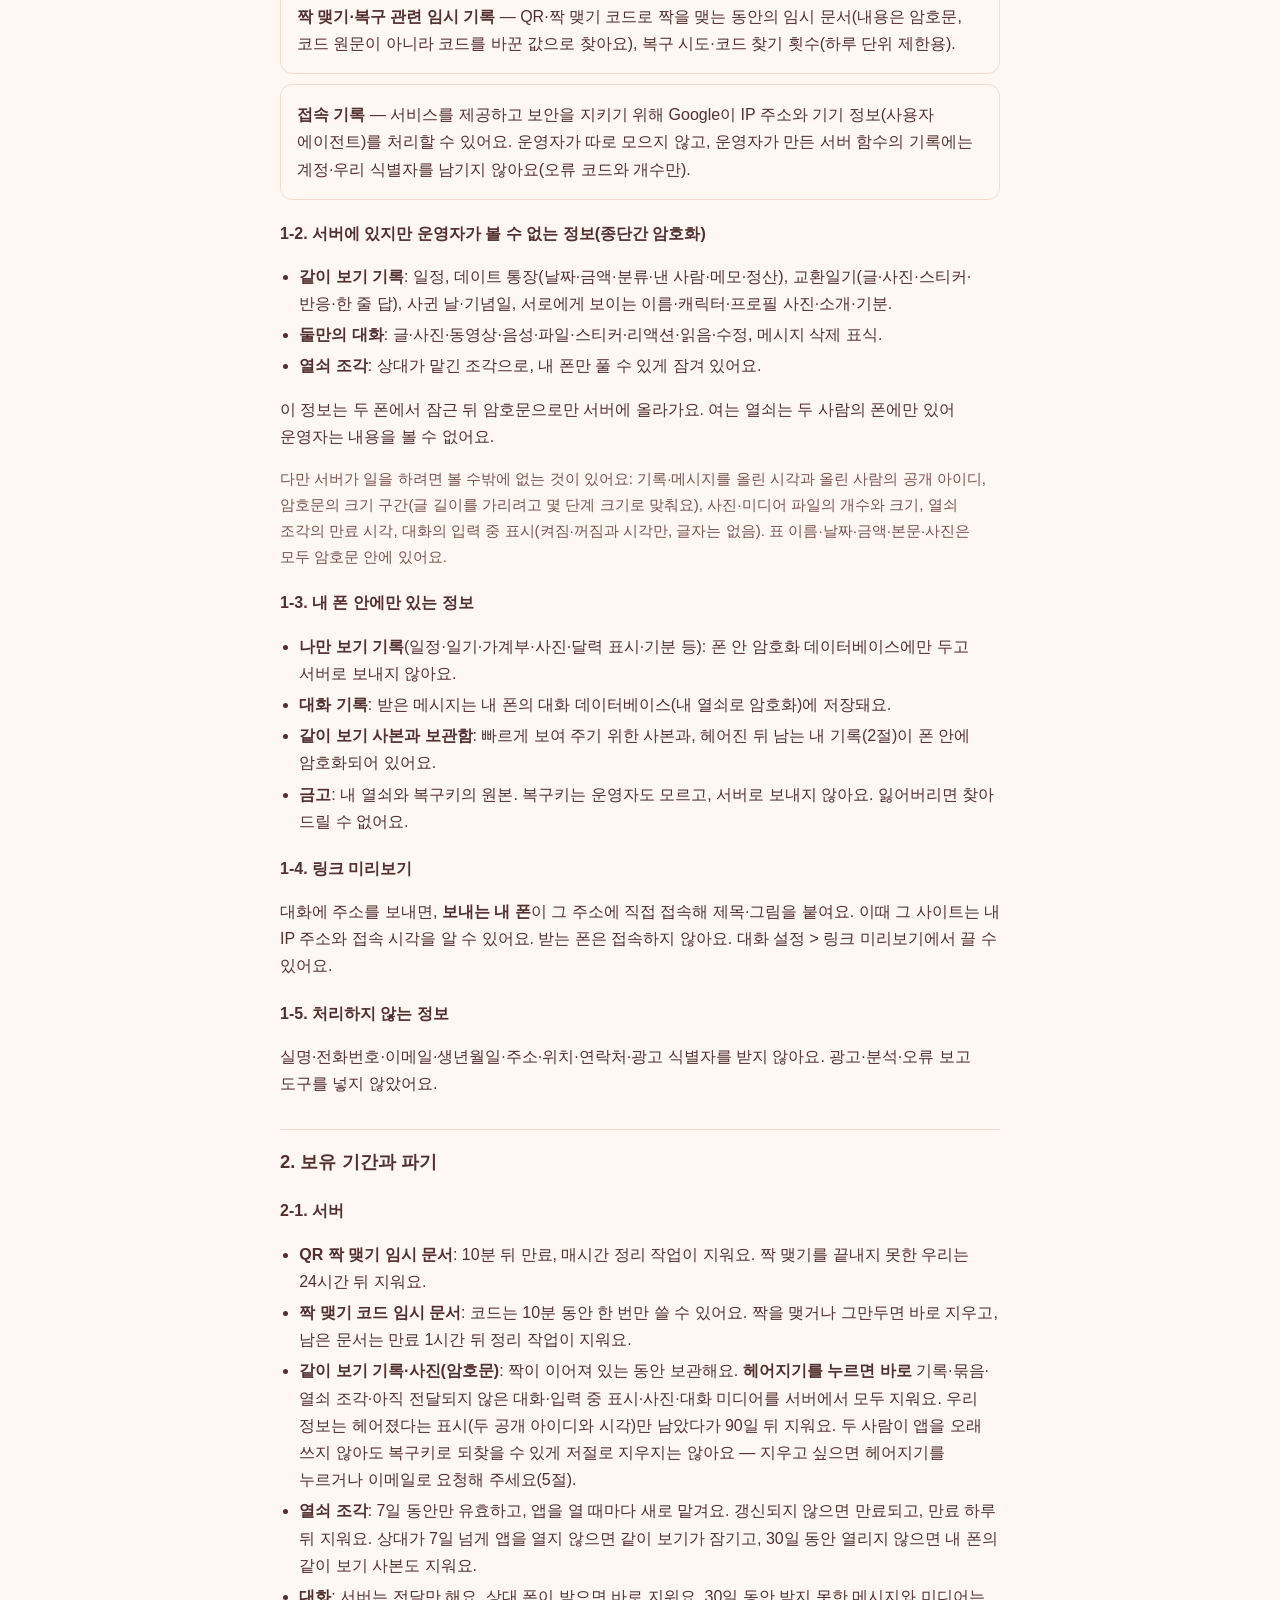
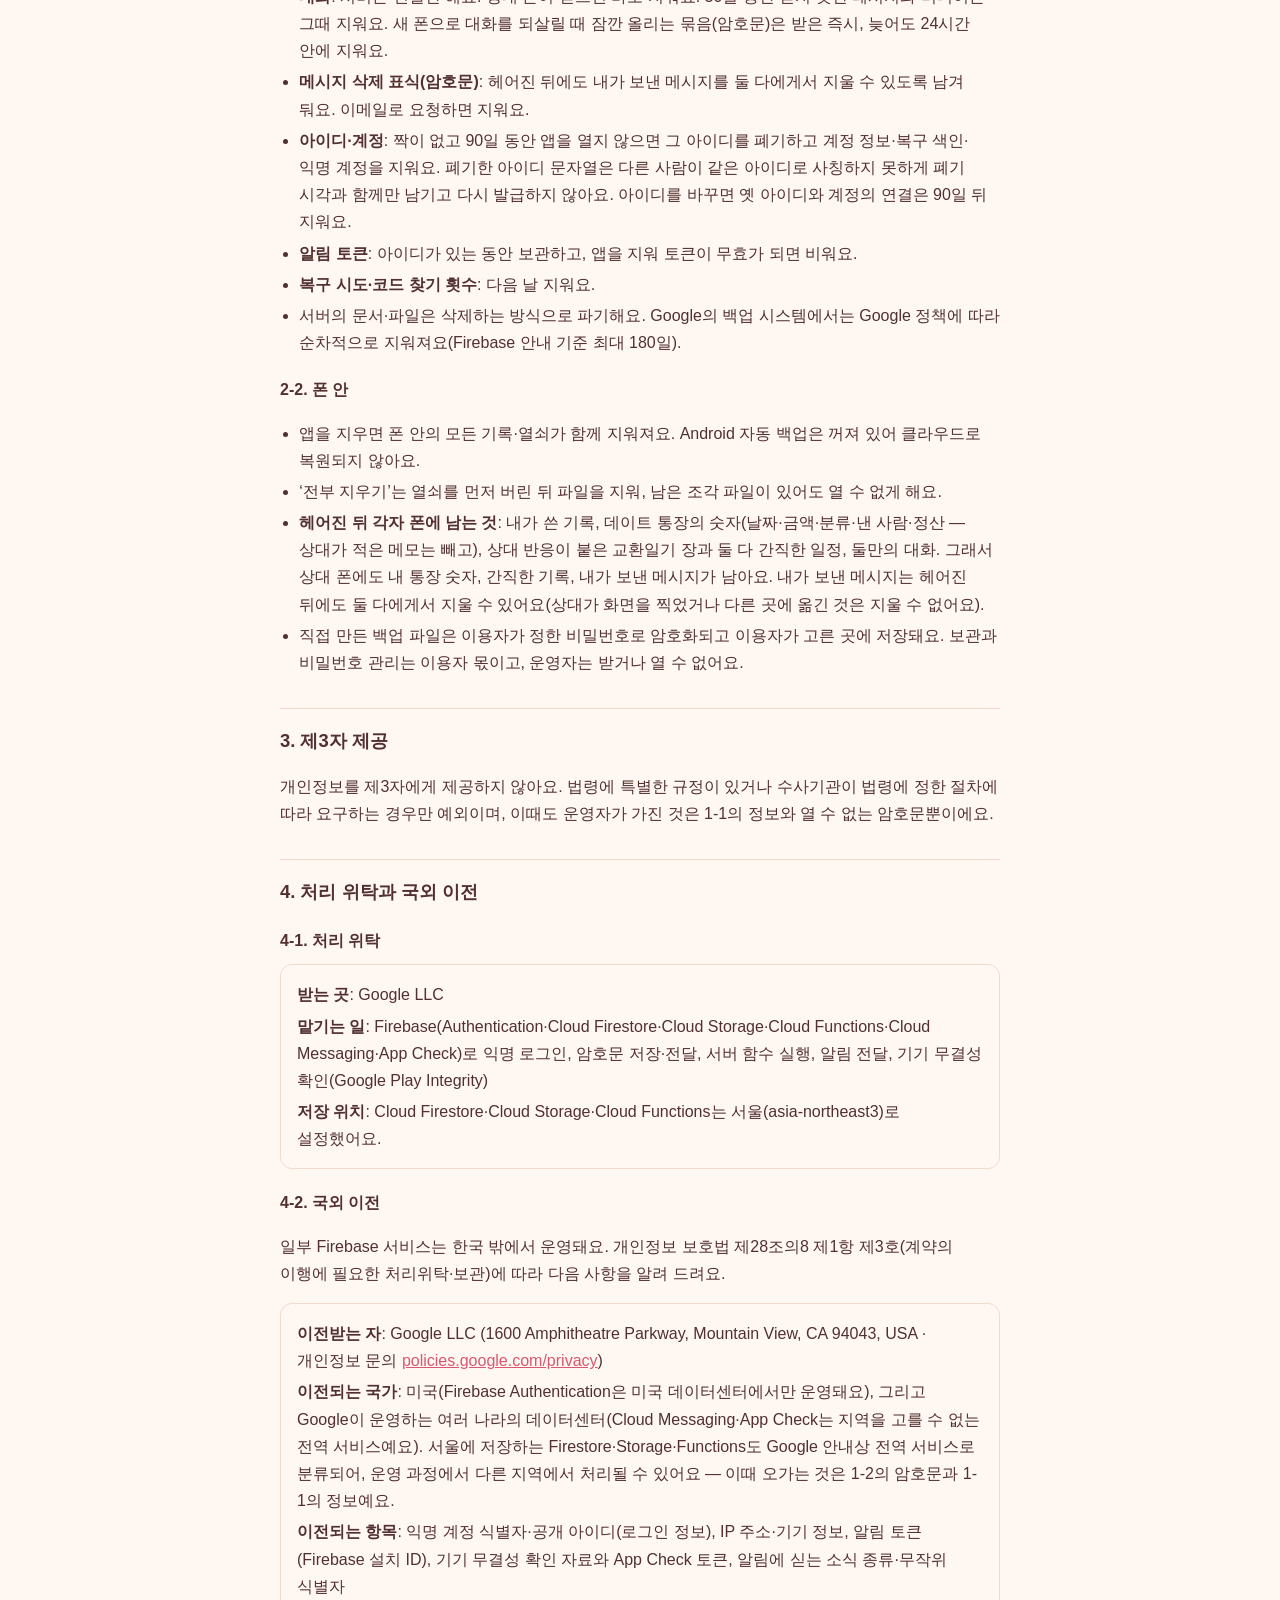
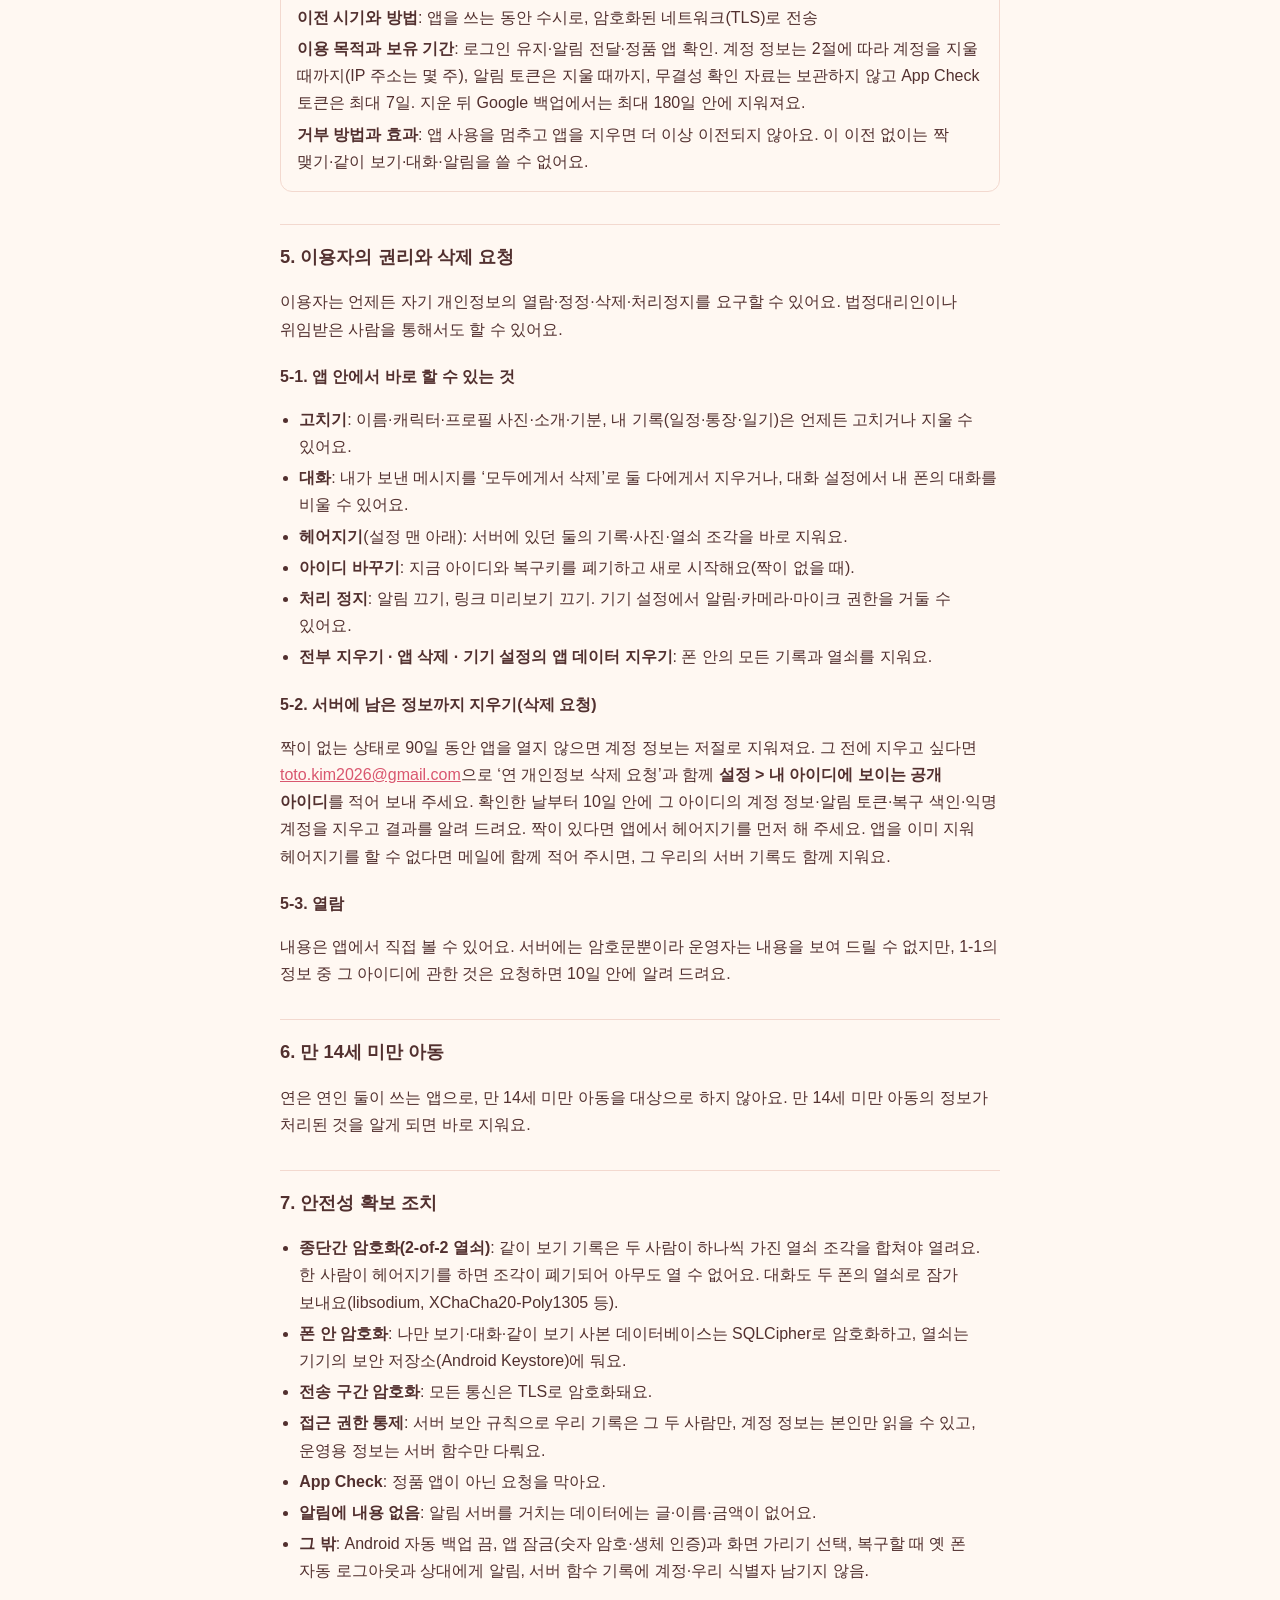
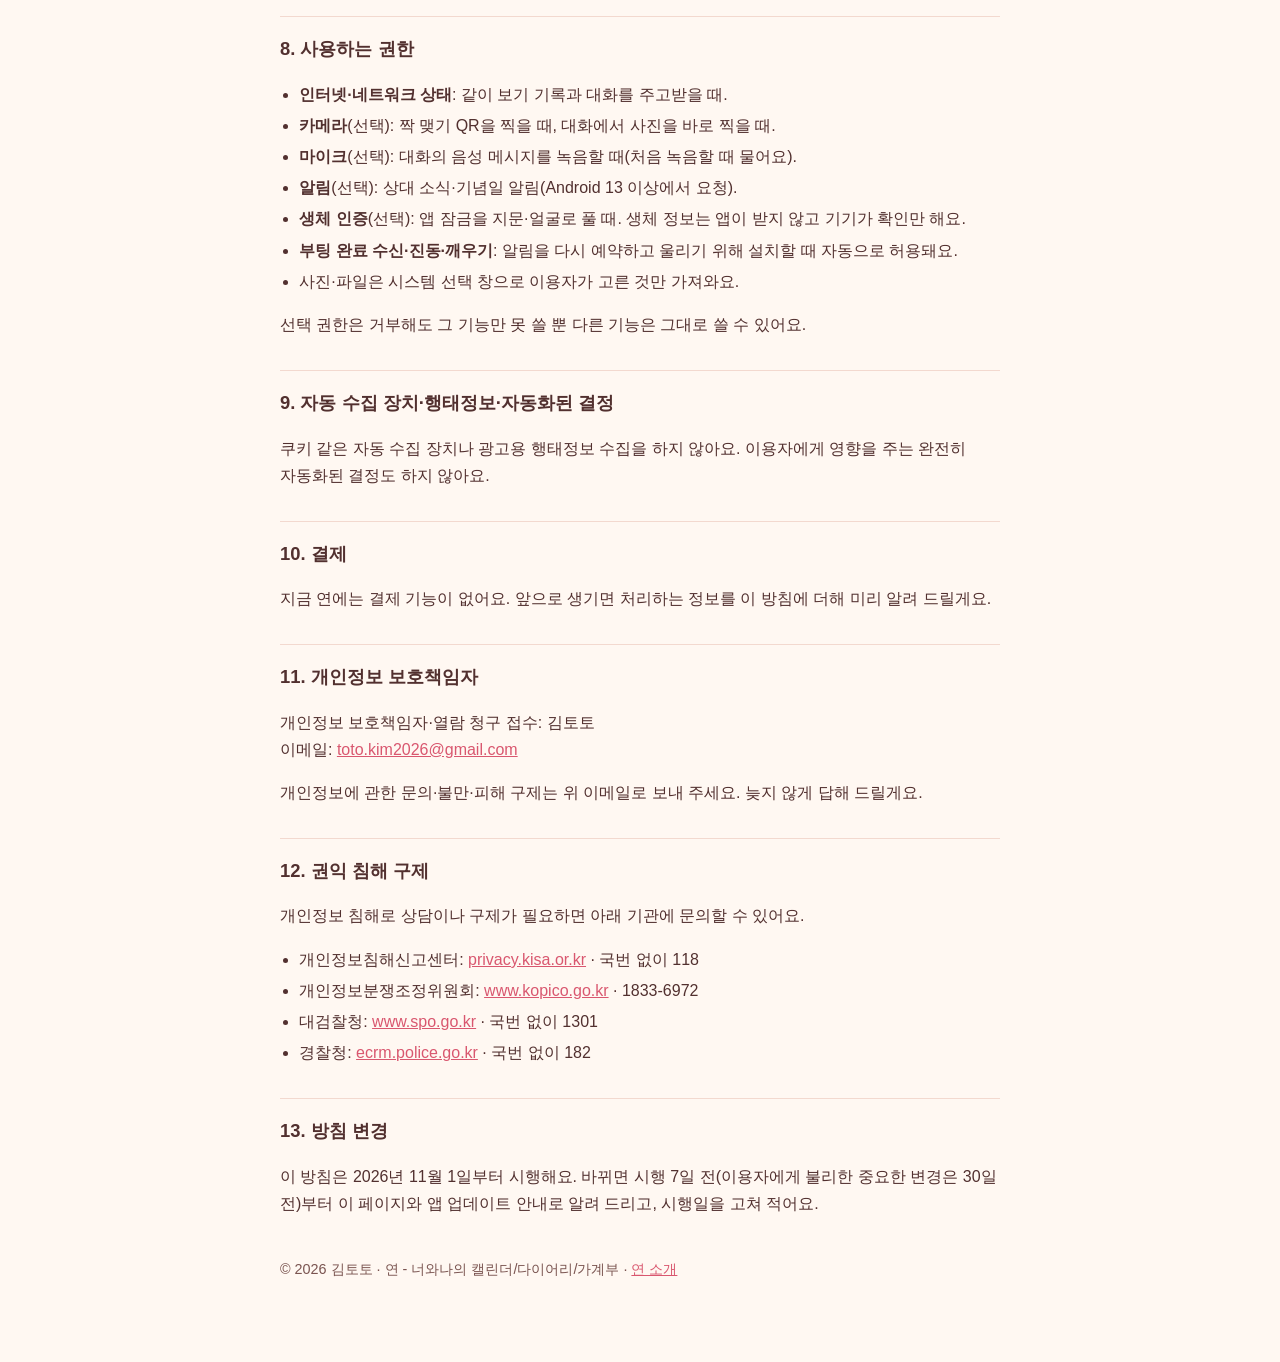
<file: yeon/privacy/index.html>
<!doctype html>
<html lang="ko">
<head>
<meta charset="utf-8">
<meta name="viewport" content="width=device-width, initial-scale=1">
<title>연 개인정보처리방침</title>
<meta name="description" content="연 - 너와나의 캘린더/다이어리/가계부 앱의 개인정보처리방침. 로그인 없음, 같이 보기 기록·대화는 종단간 암호화되어 운영자도 볼 수 없어요.">
<link rel="canonical" href="https://totokim202610.github.io/yeon/privacy/">
<meta property="og:type" content="website">
<meta property="og:locale" content="ko_KR">
<meta property="og:title" content="연 개인정보처리방침">
<meta property="og:url" content="https://totokim202610.github.io/yeon/privacy/">
<link rel="icon" type="image/png" sizes="64x64" href="../../assets/yeon/favicon-64.png">
<style>
  :root { --bg: #fff8f2; --ink: #52302f; --sub: #7a5450; --line: #f3d9cf; --accent: #d9576f; --box: rgba(255, 143, 163, .12); }
  @media (prefers-color-scheme: dark) { :root { --bg: #221a19; --ink: #f6e9e4; --sub: #cfb5ad; --line: #4a3634; --accent: #ff9fb0; --box: rgba(255, 159, 176, .10); } }
  html, body { margin: 0; background: var(--bg); color: var(--ink); }
  body { font-family: "Pretendard", "Noto Sans KR", -apple-system, "Apple SD Gothic Neo", "Malgun Gothic", sans-serif; line-height: 1.7; word-break: keep-all; overflow-wrap: anywhere; }
  main { max-width: 720px; margin: 0 auto; padding: 40px 16px 80px; }
  h1 { font-size: 1.7rem; margin: 0 0 4px; }
  .meta { color: var(--sub); font-size: .95rem; margin-bottom: 28px; }
  h2 { font-size: 1.15rem; margin: 32px 0 8px; padding-top: 16px; border-top: 1px solid var(--line); }
  h3 { font-size: 1rem; margin: 20px 0 6px; }
  p, li { font-size: 1rem; }
  ul, ol { padding-left: 1.2em; }
  li { margin: 4px 0; }
  .summary { background: var(--box); border: 1px solid var(--line); border-radius: 16px; padding: 16px 20px; }
  .summary ul { margin: 8px 0 0; }
  .card { border: 1px solid var(--line); border-radius: 12px; padding: 12px 16px; margin: 10px 0; }
  .card p { margin: 4px 0; }
  .note { color: var(--sub); font-size: .95rem; }
  nav.toc ol { columns: 2; column-gap: 24px; padding-left: 1.4em; font-size: .95rem; }
  @media (max-width: 480px) { nav.toc ol { columns: 1; } }
  a { color: var(--accent); }
  code { font-size: .92em; }
  footer { margin-top: 40px; color: var(--sub); font-size: .9rem; }
</style>
</head>
<body>
<main>
  <h1>연 개인정보처리방침</h1>
  <div class="meta">앱: 연 - 너와나의 캘린더/다이어리/가계부 (Android, 패키지 com.urstory.yeon) · 운영: 김토토 · 시행일 2026-11-01</div>

  <div class="summary">
    <strong>한눈에 보기</strong>
    <ul>
      <li>회원가입·로그인이 없어요. 이름(실명)·전화번호·이메일·위치를 받지 않아요.</li>
      <li>둘이 같이 보는 기록과 둘만의 대화는 <strong>종단간 암호화</strong>되어 서버에는 잠긴 채로만 올라가요. 운영자도 내용을 볼 수 없어요.</li>
      <li>나만 보기 기록은 내 폰 안에만, 암호화해서 둬요.</li>
      <li>헤어지기를 누르면 서버에 있던 둘의 기록은 바로 지워져요.</li>
      <li>광고·분석·오류 수집 도구가 없고, 지금은 결제 기능도 없어요.</li>
    </ul>
  </div>

  <nav class="toc" aria-label="차례">
    <ol>
      <li><a href="#items">처리하는 정보와 목적</a></li>
      <li><a href="#keep">보유 기간과 파기</a></li>
      <li><a href="#third">제3자 제공</a></li>
      <li><a href="#outsource">처리 위탁과 국외 이전</a></li>
      <li><a href="#rights">이용자의 권리와 삭제 요청</a></li>
      <li><a href="#child">만 14세 미만 아동</a></li>
      <li><a href="#safety">안전성 확보 조치</a></li>
      <li><a href="#perm">사용하는 권한</a></li>
      <li><a href="#auto">자동 수집 장치·행태정보·자동화된 결정</a></li>
      <li><a href="#pay">결제</a></li>
      <li><a href="#officer">개인정보 보호책임자</a></li>
      <li><a href="#remedy">권익 침해 구제</a></li>
      <li><a href="#change">방침 변경</a></li>
    </ol>
  </nav>

  <h2 id="items">1. 처리하는 정보와 목적</h2>
  <p>연은 두 사람이 함께 쓰는 기록을 안전하게 주고받는 데 꼭 필요한 정보만 처리해요. 이용자가 앱을 쓰는 데 필요한 정보로, 개인정보 보호법 제15조 제1항 제4호(계약의 이행)에 따라 처리해요. 정보는 세 곳에 나뉘어 있어요.</p>

  <h3>1-1. 운영자(서버)가 알 수 있는 정보</h3>
  <div class="card">
    <p><strong>익명 계정 식별자(uid)</strong> — 앱을 처음 열 때 Firebase 익명 로그인이 만드는 무작위 값이에요. 서버가 요청한 사람을 구분하고 접근 권한을 확인하는 데 써요.</p>
  </div>
  <div class="card">
    <p><strong>공개 아이디</strong> — 앱이 자동으로 정해 주는 낱말 아이디예요. 짝 맺기와 상대 확인에 쓰고, 암호용 공개 열쇠 두 개와 지금 짝이 있는지(어느 우리에 속하는지)를 함께 둬요. 실명과 연결되지 않아요.</p>
  </div>
  <div class="card">
    <p><strong>운영자만 아는 연결 정보</strong> — 익명 계정과 지금 공개 아이디의 연결, 아이디를 바꾼 경우 옛 아이디와 바꾼 시각(90일만), 하루에 아이디를 바꾼 횟수, 마지막으로 앱을 연 날(날짜 단위), 복구키 확인용 공개 열쇠와 그 해시값. 아이디 관리·악용 방지·복구에 써요. 상대나 다른 이용자는 볼 수 없어요.</p>
  </div>
  <div class="card">
    <p><strong>우리(짝) 정보</strong> — 두 사람의 공개 아이디, 상태(짝 맺는 중·함께·헤어짐), 만든 시각, 헤어진 시각과 누가 눌렀는지, 상대가 확인한 시각, 복구한 시각, 사진 저장 용량 합계, 이달 대화 미디어 용량. 같이 보기와 저장 한도 관리에 써요.</p>
  </div>
  <div class="card">
    <p><strong>알림 토큰(FCM 토큰)</strong> — 새 소식이 있을 때 폰을 깨우는 데 써요. 알림에는 내용이 실리지 않고, 소식의 종류와 무작위 식별자만 실려요. 글은 폰이 직접 풀어서 보여 줘요.</p>
  </div>
  <div class="card">
    <p><strong>기기 무결성 확인(Firebase App Check · Google Play Integrity)</strong> — 요청이 정품 연 앱에서 왔는지 확인해 남용과 비용 폭주를 막아요. 개인을 식별하려는 목적이 아니며, 운영자는 확인 결과 토큰만 받고 따로 저장하지 않아요.</p>
  </div>
  <div class="card">
    <p><strong>짝 맺기·복구 관련 임시 기록</strong> — QR·짝 맺기 코드로 짝을 맺는 동안의 임시 문서(내용은 암호문, 코드 원문이 아니라 코드를 바꾼 값으로 찾아요), 복구 시도·코드 찾기 횟수(하루 단위 제한용).</p>
  </div>
  <div class="card">
    <p><strong>접속 기록</strong> — 서비스를 제공하고 보안을 지키기 위해 Google이 IP 주소와 기기 정보(사용자 에이전트)를 처리할 수 있어요. 운영자가 따로 모으지 않고, 운영자가 만든 서버 함수의 기록에는 계정·우리 식별자를 남기지 않아요(오류 코드와 개수만).</p>
  </div>

  <h3>1-2. 서버에 있지만 운영자가 볼 수 없는 정보(종단간 암호화)</h3>
  <ul>
    <li><strong>같이 보기 기록</strong>: 일정, 데이트 통장(날짜·금액·분류·낸 사람·메모·정산), 교환일기(글·사진·스티커·반응·한 줄 답), 사귄 날·기념일, 서로에게 보이는 이름·캐릭터·프로필 사진·소개·기분.</li>
    <li><strong>둘만의 대화</strong>: 글·사진·동영상·음성·파일·스티커·리액션·읽음·수정, 메시지 삭제 표식.</li>
    <li><strong>열쇠 조각</strong>: 상대가 맡긴 조각으로, 내 폰만 풀 수 있게 잠겨 있어요.</li>
  </ul>
  <p>이 정보는 두 폰에서 잠근 뒤 암호문으로만 서버에 올라가요. 여는 열쇠는 두 사람의 폰에만 있어 운영자는 내용을 볼 수 없어요.</p>
  <p class="note">다만 서버가 일을 하려면 볼 수밖에 없는 것이 있어요: 기록·메시지를 올린 시각과 올린 사람의 공개 아이디, 암호문의 크기 구간(글 길이를 가리려고 몇 단계 크기로 맞춰요), 사진·미디어 파일의 개수와 크기, 열쇠 조각의 만료 시각, 대화의 입력 중 표시(켜짐·꺼짐과 시각만, 글자는 없음). 표 이름·날짜·금액·본문·사진은 모두 암호문 안에 있어요.</p>

  <h3>1-3. 내 폰 안에만 있는 정보</h3>
  <ul>
    <li><strong>나만 보기 기록</strong>(일정·일기·가계부·사진·달력 표시·기분 등): 폰 안 암호화 데이터베이스에만 두고 서버로 보내지 않아요.</li>
    <li><strong>대화 기록</strong>: 받은 메시지는 내 폰의 대화 데이터베이스(내 열쇠로 암호화)에 저장돼요.</li>
    <li><strong>같이 보기 사본과 보관함</strong>: 빠르게 보여 주기 위한 사본과, 헤어진 뒤 남는 내 기록(2절)이 폰 안에 암호화되어 있어요.</li>
    <li><strong>금고</strong>: 내 열쇠와 복구키의 원본. 복구키는 운영자도 모르고, 서버로 보내지 않아요. 잃어버리면 찾아 드릴 수 없어요.</li>
  </ul>

  <h3>1-4. 링크 미리보기</h3>
  <p>대화에 주소를 보내면, <strong>보내는 내 폰</strong>이 그 주소에 직접 접속해 제목·그림을 붙여요. 이때 그 사이트는 내 IP 주소와 접속 시각을 알 수 있어요. 받는 폰은 접속하지 않아요. 대화 설정 &gt; 링크 미리보기에서 끌 수 있어요.</p>

  <h3>1-5. 처리하지 않는 정보</h3>
  <p>실명·전화번호·이메일·생년월일·주소·위치·연락처·광고 식별자를 받지 않아요. 광고·분석·오류 보고 도구를 넣지 않았어요.</p>

  <h2 id="keep">2. 보유 기간과 파기</h2>
  <h3>2-1. 서버</h3>
  <ul>
    <li><strong>QR 짝 맺기 임시 문서</strong>: 10분 뒤 만료, 매시간 정리 작업이 지워요. 짝 맺기를 끝내지 못한 우리는 24시간 뒤 지워요.</li>
    <li><strong>짝 맺기 코드 임시 문서</strong>: 코드는 10분 동안 한 번만 쓸 수 있어요. 짝을 맺거나 그만두면 바로 지우고, 남은 문서는 만료 1시간 뒤 정리 작업이 지워요.</li>
    <li><strong>같이 보기 기록·사진(암호문)</strong>: 짝이 이어져 있는 동안 보관해요. <strong>헤어지기를 누르면 바로</strong> 기록·묶음·열쇠 조각·아직 전달되지 않은 대화·입력 중 표시·사진·대화 미디어를 서버에서 모두 지워요. 우리 정보는 헤어졌다는 표시(두 공개 아이디와 시각)만 남았다가 90일 뒤 지워요. 두 사람이 앱을 오래 쓰지 않아도 복구키로 되찾을 수 있게 저절로 지우지는 않아요 — 지우고 싶으면 헤어지기를 누르거나 이메일로 요청해 주세요(5절).</li>
    <li><strong>열쇠 조각</strong>: 7일 동안만 유효하고, 앱을 열 때마다 새로 맡겨요. 갱신되지 않으면 만료되고, 만료 하루 뒤 지워요. 상대가 7일 넘게 앱을 열지 않으면 같이 보기가 잠기고, 30일 동안 열리지 않으면 내 폰의 같이 보기 사본도 지워요.</li>
    <li><strong>대화</strong>: 서버는 전달만 해요. 상대 폰이 받으면 바로 지워요. 30일 동안 받지 못한 메시지와 미디어는 그때 지워요. 새 폰으로 대화를 되살릴 때 잠깐 올리는 묶음(암호문)은 받은 즉시, 늦어도 24시간 안에 지워요.</li>
    <li><strong>메시지 삭제 표식(암호문)</strong>: 헤어진 뒤에도 내가 보낸 메시지를 둘 다에게서 지울 수 있도록 남겨 둬요. 이메일로 요청하면 지워요.</li>
    <li><strong>아이디·계정</strong>: 짝이 없고 90일 동안 앱을 열지 않으면 그 아이디를 폐기하고 계정 정보·복구 색인·익명 계정을 지워요. 폐기한 아이디 문자열은 다른 사람이 같은 아이디로 사칭하지 못하게 폐기 시각과 함께만 남기고 다시 발급하지 않아요. 아이디를 바꾸면 옛 아이디와 계정의 연결은 90일 뒤 지워요.</li>
    <li><strong>알림 토큰</strong>: 아이디가 있는 동안 보관하고, 앱을 지워 토큰이 무효가 되면 비워요.</li>
    <li><strong>복구 시도·코드 찾기 횟수</strong>: 다음 날 지워요.</li>
    <li>서버의 문서·파일은 삭제하는 방식으로 파기해요. Google의 백업 시스템에서는 Google 정책에 따라 순차적으로 지워져요(Firebase 안내 기준 최대 180일).</li>
  </ul>
  <h3>2-2. 폰 안</h3>
  <ul>
    <li>앱을 지우면 폰 안의 모든 기록·열쇠가 함께 지워져요. Android 자동 백업은 꺼져 있어 클라우드로 복원되지 않아요.</li>
    <li>‘전부 지우기’는 열쇠를 먼저 버린 뒤 파일을 지워, 남은 조각 파일이 있어도 열 수 없게 해요.</li>
    <li><strong>헤어진 뒤 각자 폰에 남는 것</strong>: 내가 쓴 기록, 데이트 통장의 숫자(날짜·금액·분류·낸 사람·정산 — 상대가 적은 메모는 빼고), 상대 반응이 붙은 교환일기 장과 둘 다 간직한 일정, 둘만의 대화. 그래서 상대 폰에도 내 통장 숫자, 간직한 기록, 내가 보낸 메시지가 남아요. 내가 보낸 메시지는 헤어진 뒤에도 둘 다에게서 지울 수 있어요(상대가 화면을 찍었거나 다른 곳에 옮긴 것은 지울 수 없어요).</li>
    <li>직접 만든 백업 파일은 이용자가 정한 비밀번호로 암호화되고 이용자가 고른 곳에 저장돼요. 보관과 비밀번호 관리는 이용자 몫이고, 운영자는 받거나 열 수 없어요.</li>
  </ul>

  <h2 id="third">3. 제3자 제공</h2>
  <p>개인정보를 제3자에게 제공하지 않아요. 법령에 특별한 규정이 있거나 수사기관이 법령에 정한 절차에 따라 요구하는 경우만 예외이며, 이때도 운영자가 가진 것은 1-1의 정보와 열 수 없는 암호문뿐이에요.</p>

  <h2 id="outsource">4. 처리 위탁과 국외 이전</h2>
  <h3>4-1. 처리 위탁</h3>
  <div class="card">
    <p><strong>받는 곳</strong>: Google LLC</p>
    <p><strong>맡기는 일</strong>: Firebase(Authentication·Cloud Firestore·Cloud Storage·Cloud Functions·Cloud Messaging·App Check)로 익명 로그인, 암호문 저장·전달, 서버 함수 실행, 알림 전달, 기기 무결성 확인(Google Play Integrity)</p>
    <p><strong>저장 위치</strong>: Cloud Firestore·Cloud Storage·Cloud Functions는 서울(asia-northeast3)로 설정했어요.</p>
  </div>
  <h3>4-2. 국외 이전</h3>
  <p>일부 Firebase 서비스는 한국 밖에서 운영돼요. 개인정보 보호법 제28조의8 제1항 제3호(계약의 이행에 필요한 처리위탁·보관)에 따라 다음 사항을 알려 드려요.</p>
  <div class="card">
    <p><strong>이전받는 자</strong>: Google LLC (1600 Amphitheatre Parkway, Mountain View, CA 94043, USA · 개인정보 문의 <a href="https://policies.google.com/privacy">policies.google.com/privacy</a>)</p>
    <p><strong>이전되는 국가</strong>: 미국(Firebase Authentication은 미국 데이터센터에서만 운영돼요), 그리고 Google이 운영하는 여러 나라의 데이터센터(Cloud Messaging·App Check는 지역을 고를 수 없는 전역 서비스예요). 서울에 저장하는 Firestore·Storage·Functions도 Google 안내상 전역 서비스로 분류되어, 운영 과정에서 다른 지역에서 처리될 수 있어요 — 이때 오가는 것은 1-2의 암호문과 1-1의 정보예요.</p>
    <p><strong>이전되는 항목</strong>: 익명 계정 식별자·공개 아이디(로그인 정보), IP 주소·기기 정보, 알림 토큰(Firebase 설치 ID), 기기 무결성 확인 자료와 App Check 토큰, 알림에 싣는 소식 종류·무작위 식별자</p>
    <p><strong>이전 시기와 방법</strong>: 앱을 쓰는 동안 수시로, 암호화된 네트워크(TLS)로 전송</p>
    <p><strong>이용 목적과 보유 기간</strong>: 로그인 유지·알림 전달·정품 앱 확인. 계정 정보는 2절에 따라 계정을 지울 때까지(IP 주소는 몇 주), 알림 토큰은 지울 때까지, 무결성 확인 자료는 보관하지 않고 App Check 토큰은 최대 7일. 지운 뒤 Google 백업에서는 최대 180일 안에 지워져요.</p>
    <p><strong>거부 방법과 효과</strong>: 앱 사용을 멈추고 앱을 지우면 더 이상 이전되지 않아요. 이 이전 없이는 짝 맺기·같이 보기·대화·알림을 쓸 수 없어요.</p>
  </div>

  <h2 id="rights">5. 이용자의 권리와 삭제 요청</h2>
  <p>이용자는 언제든 자기 개인정보의 열람·정정·삭제·처리정지를 요구할 수 있어요. 법정대리인이나 위임받은 사람을 통해서도 할 수 있어요.</p>
  <h3>5-1. 앱 안에서 바로 할 수 있는 것</h3>
  <ul>
    <li><strong>고치기</strong>: 이름·캐릭터·프로필 사진·소개·기분, 내 기록(일정·통장·일기)은 언제든 고치거나 지울 수 있어요.</li>
    <li><strong>대화</strong>: 내가 보낸 메시지를 ‘모두에게서 삭제’로 둘 다에게서 지우거나, 대화 설정에서 내 폰의 대화를 비울 수 있어요.</li>
    <li><strong>헤어지기</strong>(설정 맨 아래): 서버에 있던 둘의 기록·사진·열쇠 조각을 바로 지워요.</li>
    <li><strong>아이디 바꾸기</strong>: 지금 아이디와 복구키를 폐기하고 새로 시작해요(짝이 없을 때).</li>
    <li><strong>처리 정지</strong>: 알림 끄기, 링크 미리보기 끄기. 기기 설정에서 알림·카메라·마이크 권한을 거둘 수 있어요.</li>
    <li><strong>전부 지우기 · 앱 삭제 · 기기 설정의 앱 데이터 지우기</strong>: 폰 안의 모든 기록과 열쇠를 지워요.</li>
  </ul>
  <h3>5-2. 서버에 남은 정보까지 지우기(삭제 요청)</h3>
  <p>짝이 없는 상태로 90일 동안 앱을 열지 않으면 계정 정보는 저절로 지워져요. 그 전에 지우고 싶다면 <a href="mailto:toto.kim2026@gmail.com?subject=%EC%97%B0%20%EA%B0%9C%EC%9D%B8%EC%A0%95%EB%B3%B4%20%EC%82%AD%EC%A0%9C%20%EC%9A%94%EC%B2%AD">toto.kim2026@gmail.com</a>으로 ‘연 개인정보 삭제 요청’과 함께 <strong>설정 &gt; 내 아이디에 보이는 공개 아이디</strong>를 적어 보내 주세요. 확인한 날부터 10일 안에 그 아이디의 계정 정보·알림 토큰·복구 색인·익명 계정을 지우고 결과를 알려 드려요. 짝이 있다면 앱에서 헤어지기를 먼저 해 주세요. 앱을 이미 지워 헤어지기를 할 수 없다면 메일에 함께 적어 주시면, 그 우리의 서버 기록도 함께 지워요.</p>
  <h3>5-3. 열람</h3>
  <p>내용은 앱에서 직접 볼 수 있어요. 서버에는 암호문뿐이라 운영자는 내용을 보여 드릴 수 없지만, 1-1의 정보 중 그 아이디에 관한 것은 요청하면 10일 안에 알려 드려요.</p>

  <h2 id="child">6. 만 14세 미만 아동</h2>
  <p>연은 연인 둘이 쓰는 앱으로, 만 14세 미만 아동을 대상으로 하지 않아요. 만 14세 미만 아동의 정보가 처리된 것을 알게 되면 바로 지워요.</p>

  <h2 id="safety">7. 안전성 확보 조치</h2>
  <ul>
    <li><strong>종단간 암호화(2-of-2 열쇠)</strong>: 같이 보기 기록은 두 사람이 하나씩 가진 열쇠 조각을 합쳐야 열려요. 한 사람이 헤어지기를 하면 조각이 폐기되어 아무도 열 수 없어요. 대화도 두 폰의 열쇠로 잠가 보내요(libsodium, XChaCha20-Poly1305 등).</li>
    <li><strong>폰 안 암호화</strong>: 나만 보기·대화·같이 보기 사본 데이터베이스는 SQLCipher로 암호화하고, 열쇠는 기기의 보안 저장소(Android Keystore)에 둬요.</li>
    <li><strong>전송 구간 암호화</strong>: 모든 통신은 TLS로 암호화돼요.</li>
    <li><strong>접근 권한 통제</strong>: 서버 보안 규칙으로 우리 기록은 그 두 사람만, 계정 정보는 본인만 읽을 수 있고, 운영용 정보는 서버 함수만 다뤄요.</li>
    <li><strong>App Check</strong>: 정품 앱이 아닌 요청을 막아요.</li>
    <li><strong>알림에 내용 없음</strong>: 알림 서버를 거치는 데이터에는 글·이름·금액이 없어요.</li>
    <li><strong>그 밖</strong>: Android 자동 백업 끔, 앱 잠금(숫자 암호·생체 인증)과 화면 가리기 선택, 복구할 때 옛 폰 자동 로그아웃과 상대에게 알림, 서버 함수 기록에 계정·우리 식별자 남기지 않음.</li>
  </ul>

  <h2 id="perm">8. 사용하는 권한</h2>
  <ul>
    <li><strong>인터넷·네트워크 상태</strong>: 같이 보기 기록과 대화를 주고받을 때.</li>
    <li><strong>카메라</strong>(선택): 짝 맺기 QR을 찍을 때, 대화에서 사진을 바로 찍을 때.</li>
    <li><strong>마이크</strong>(선택): 대화의 음성 메시지를 녹음할 때(처음 녹음할 때 물어요).</li>
    <li><strong>알림</strong>(선택): 상대 소식·기념일 알림(Android 13 이상에서 요청).</li>
    <li><strong>생체 인증</strong>(선택): 앱 잠금을 지문·얼굴로 풀 때. 생체 정보는 앱이 받지 않고 기기가 확인만 해요.</li>
    <li><strong>부팅 완료 수신·진동·깨우기</strong>: 알림을 다시 예약하고 울리기 위해 설치할 때 자동으로 허용돼요.</li>
    <li>사진·파일은 시스템 선택 창으로 이용자가 고른 것만 가져와요.</li>
  </ul>
  <p>선택 권한은 거부해도 그 기능만 못 쓸 뿐 다른 기능은 그대로 쓸 수 있어요.</p>

  <h2 id="auto">9. 자동 수집 장치·행태정보·자동화된 결정</h2>
  <p>쿠키 같은 자동 수집 장치나 광고용 행태정보 수집을 하지 않아요. 이용자에게 영향을 주는 완전히 자동화된 결정도 하지 않아요.</p>

  <h2 id="pay">10. 결제</h2>
  <p>지금 연에는 결제 기능이 없어요. 앞으로 생기면 처리하는 정보를 이 방침에 더해 미리 알려 드릴게요.</p>

  <h2 id="officer">11. 개인정보 보호책임자</h2>
  <p>개인정보 보호책임자·열람 청구 접수: 김토토<br>이메일: <a href="mailto:toto.kim2026@gmail.com">toto.kim2026@gmail.com</a></p>
  <p>개인정보에 관한 문의·불만·피해 구제는 위 이메일로 보내 주세요. 늦지 않게 답해 드릴게요.</p>

  <h2 id="remedy">12. 권익 침해 구제</h2>
  <p>개인정보 침해로 상담이나 구제가 필요하면 아래 기관에 문의할 수 있어요.</p>
  <ul>
    <li>개인정보침해신고센터: <a href="https://privacy.kisa.or.kr">privacy.kisa.or.kr</a> · 국번 없이 118</li>
    <li>개인정보분쟁조정위원회: <a href="https://www.kopico.go.kr">www.kopico.go.kr</a> · 1833-6972</li>
    <li>대검찰청: <a href="https://www.spo.go.kr">www.spo.go.kr</a> · 국번 없이 1301</li>
    <li>경찰청: <a href="https://ecrm.police.go.kr">ecrm.police.go.kr</a> · 국번 없이 182</li>
  </ul>

  <h2 id="change">13. 방침 변경</h2>
  <p>이 방침은 2026년 11월 1일부터 시행해요. 바뀌면 시행 7일 전(이용자에게 불리한 중요한 변경은 30일 전)부터 이 페이지와 앱 업데이트 안내로 알려 드리고, 시행일을 고쳐 적어요.</p>

  <footer>© 2026 김토토 · 연 - 너와나의 캘린더/다이어리/가계부 · <a href="../">연 소개</a></footer>
</main>
</body>
</html>
</file>
<file: assets/site.css>
/* 정 · 뿅 소개 사이트 공통 스타일
   색은 두 앱의 lib/design/palette.dart 토큰(복숭아 테마, 어두울 땐 코코아밤/밤)에서 가져왔어요. */

:root {
  --bg: #FFF8F2;
  --surface: #FFFFFF;
  --surface-2: #FFF3EC;
  --primary: #FF8FA3;
  --primary-soft: #FFE3E8;
  --primary-deep: #D85570;   /* 앱 primaryDeep(#E5677F)을 글자용으로 조금 진하게: 흰 바탕 대비 4.5:1 */
  --text: #4A3A36;
  --text-sub: #7F6A64;       /* 앱 textSub(#A08C86)보다 진하게: 크림 바탕 대비 4.5:1 이상 */
  --line: #F3E4DC;
  --butter: #FFC94D;
  --sky: #6FA8F5;
  --mint: #52C7A3;
  --shadow: 0 1px 2px rgba(176, 104, 90, .08), 0 8px 24px rgba(176, 104, 90, .10);
  --shadow-lg: 0 2px 4px rgba(176, 104, 90, .08), 0 18px 40px rgba(176, 104, 90, .16);
  --hero-a: #FFF1DF;
  --hero-b: #FFD9E1;
  --focus: #D85570;
  --btn-bg: #D85570;

  --r-card: 20px;
  --r-btn: 16px;
  --r-chip: 999px;
  --gutter: 16px;
  --max: 1080px;

  --font-ui: "Noto Sans KR", "Pretendard", "Apple SD Gothic Neo", "Malgun Gothic", system-ui, sans-serif;
  --font-cute: "Jua", "Noto Sans KR", "Apple SD Gothic Neo", "Malgun Gothic", sans-serif;
  --font-hand: "Gaegu", "Jua", "Noto Sans KR", sans-serif;

  color-scheme: light dark;
}

/* 뿅: 무대 그라데이션(stageTop → stageBottom) */
.app-ppyong { --hero-a: #FFE9EC; --hero-b: #FFD3DB; }
/* 연: 복숭아 → 분홍(연 앱 아이콘 색) */
.app-yeon { --hero-a: #FFEFE6; --hero-b: #FFCFD9; }

@media (prefers-color-scheme: dark) {
  :root {
    /* 코코아밤(정) / 밤(뿅) 테마 */
    --bg: #2B2230;
    --surface: #392E40;
    --surface-2: #33293A;
    --primary: #E86F88;
    --primary-soft: #4E3A50;
    --primary-deep: #FFC2CF;
    --text: #F7E9EC;
    --text-sub: #C9B6C2;
    --line: #4A3D52;
    --butter: #FFD580;
    --sky: #8DB9FF;
    --shadow: 0 1px 2px rgba(0,0,0,.25), 0 8px 24px rgba(0,0,0,.28);
    --shadow-lg: 0 2px 4px rgba(0,0,0,.3), 0 18px 40px rgba(0,0,0,.38);
    --hero-a: #3A2E45;
    --hero-b: #4E3A55;
    --focus: #FFC2CF;
    --btn-bg: #C8506A;
  }
  .app-ppyong, .app-yeon { --hero-a: #3A2E45; --hero-b: #4E3A55; }
}

*, *::before, *::after { box-sizing: border-box; }
html { -webkit-text-size-adjust: 100%; scroll-behavior: smooth; }
@media (prefers-reduced-motion: reduce) {
  html { scroll-behavior: auto; }
  *, *::before, *::after { transition: none !important; animation: none !important; }
}

body {
  margin: 0;
  background: var(--bg);
  color: var(--text);
  font-family: var(--font-ui);
  font-size: 16px;
  line-height: 1.7;
  word-break: keep-all;
  overflow-wrap: break-word;
  -webkit-font-smoothing: antialiased;
}
img { max-width: 100%; height: auto; display: block; }
picture { display: block; }
a { color: var(--primary-deep); text-underline-offset: 3px; }
:focus-visible { outline: 3px solid var(--focus); outline-offset: 3px; border-radius: 8px; }

.skip { position: absolute; left: 12px; top: -60px; z-index: 50; background: var(--surface); color: var(--text); padding: 10px 16px; border-radius: 12px; box-shadow: var(--shadow); font-weight: 700; text-decoration: none; }
.skip:focus { top: 12px; }

.visually-hidden { position: absolute !important; width: 1px; height: 1px; overflow: hidden; clip: rect(0 0 0 0); clip-path: inset(50%); white-space: nowrap; }
.wrap { width: 100%; max-width: var(--max); margin: 0 auto; padding: 0 var(--gutter); }

/* ── 머리 줄 ───────────────────────────── */
.topbar { position: sticky; top: 0; z-index: 20; background: color-mix(in srgb, var(--bg) 88%, transparent); backdrop-filter: saturate(1.4) blur(10px); -webkit-backdrop-filter: saturate(1.4) blur(10px); border-bottom: 1px solid color-mix(in srgb, var(--line) 70%, transparent); }
.topbar .wrap { display: flex; align-items: center; justify-content: space-between; gap: 12px; height: 56px; }
.brand { display: inline-flex; align-items: center; gap: 10px; font-family: var(--font-cute); font-size: 20px; color: var(--text); text-decoration: none; }
.brand-dots { display: inline-flex; }
.brand-dots img { width: 28px; height: 28px; border-radius: 9px; box-shadow: 0 0 0 2px var(--bg); }
.brand-dots img + img { margin-left: -7px; }
.topnav { display: flex; gap: 2px; }
.topnav a { font-size: 14px; font-weight: 700; color: var(--text-sub); text-decoration: none; padding: 7px 12px; border-radius: var(--r-chip); transition: background .15s, color .15s; }
.topnav a:hover { background: var(--primary-soft); color: var(--text); }
.topnav a[aria-current="page"] { background: var(--primary-soft); color: var(--primary-deep); }
@media (max-width: 400px) { .topbar .wrap { gap: 6px; } .brand { gap: 8px; font-size: 19px; } .topnav a { padding: 7px 9px; } }

/* ── 공통 글 ───────────────────────────── */
h1, h2, h3 { font-family: var(--font-cute); font-weight: 400; line-height: 1.3; margin: 0; }
.section { padding: 44px 0; }
.section.tight { padding-top: 4px; }
.app-hero + .section { padding-top: 28px; }
.sec-head { margin-bottom: 22px; }
.eyebrow { display: inline-block; font-family: var(--font-hand); font-weight: 700; font-size: 21px; letter-spacing: -.04em; line-height: 1.2; color: var(--primary-deep); margin-bottom: 4px; }
.sec-head h2 { font-size: clamp(26px, 6.4vw, 34px); }
.sec-head p { margin: 8px 0 0; color: var(--text-sub); max-width: 34em; }

.chips { display: flex; flex-wrap: wrap; gap: 8px; margin: 0; padding: 0; list-style: none; }
.chip { display: inline-flex; align-items: center; padding: 5px 12px; border-radius: var(--r-chip); background: color-mix(in srgb, var(--surface) 85%, transparent); color: var(--text); font-size: 13.5px; font-weight: 700; border: 1px solid var(--line); }

/* 출시 전 표시: 눌리는 단추가 아니라 안내 */
.soon { display: inline-flex; align-items: center; gap: 12px; padding: 10px 18px 10px 14px; border-radius: var(--r-btn); background: var(--surface); border: 1.5px dashed color-mix(in srgb, var(--primary) 75%, var(--line)); color: var(--text); font-weight: 700; font-size: 15px; line-height: 1.35; }
.soon .dot { width: 10px; height: 10px; border-radius: 50%; background: var(--primary); box-shadow: 0 0 0 4px var(--primary-soft); flex: none; animation: soon-pulse 2.4s ease-in-out infinite; }
.soon small { display: block; font-weight: 500; font-size: 12.5px; color: var(--text-sub); }
@keyframes soon-pulse { 50% { box-shadow: 0 0 0 7px color-mix(in srgb, var(--primary-soft) 30%, transparent); } }

.btn { display: inline-flex; align-items: center; justify-content: center; gap: 8px; min-height: 46px; padding: 0 18px; border-radius: var(--r-btn); font-weight: 700; font-size: 15px; text-decoration: none; transition: transform .15s, box-shadow .15s, background .15s; }
.btn svg { width: 18px; height: 18px; flex: none; }
.btn-primary { background: var(--btn-bg); color: #fff; box-shadow: 0 6px 16px color-mix(in srgb, var(--btn-bg) 30%, transparent); }
.btn-primary:hover { transform: translateY(-1px); box-shadow: 0 10px 22px color-mix(in srgb, var(--btn-bg) 38%, transparent); }
.btn-ghost { background: var(--surface); color: var(--text); border: 1px solid var(--line); }
.btn-ghost:hover { background: var(--primary-soft); }

/* ── 첫 화면(공통) ───────────────────────── */
.home-hero { position: relative; overflow: hidden; padding: 36px 0 24px; background:
  radial-gradient(120% 70% at 0% 0%, var(--hero-a), transparent 62%),
  radial-gradient(90% 60% at 100% 10%, var(--hero-b), transparent 66%); }
.home-hero .wrap { position: relative; display: grid; gap: 16px; }
.home-hero h1 { font-size: clamp(31px, 8.4vw, 50px); line-height: 1.25; }
.home-hero h1 em { font-style: normal; color: var(--primary-deep); }
.home-hero .lead { margin: 0; font-size: 16.5px; color: var(--text-sub); max-width: 28em; }
.hero-cast { display: flex; align-items: flex-end; justify-content: center; }
.hero-cast img { filter: drop-shadow(0 6px 12px rgba(120,60,60,.12)); }
.hero-cast picture { flex: none; }
.hero-cast picture:nth-child(1) { width: 112px; transform: rotate(-5deg); }
.hero-cast picture:nth-child(2) { width: 144px; margin: 0 -10px; position: relative; z-index: 1; }
.hero-cast picture:nth-child(3) { width: 92px; transform: rotate(6deg); margin-bottom: 8px; }

.apps { display: grid; gap: 18px; }
.app-card { position: relative; display: flex; flex-direction: column; background: var(--surface); border-radius: 28px; box-shadow: var(--shadow); overflow: hidden; border: 1px solid var(--line); transition: transform .2s, box-shadow .2s; }
.app-card:hover { transform: translateY(-3px); box-shadow: var(--shadow-lg); }
.app-card:focus-within { outline: 3px solid var(--focus); outline-offset: 3px; }
.app-card .top { display: flex; gap: 14px; align-items: center; padding: 20px 20px 0; }
.app-card .icon { width: 68px; height: 68px; border-radius: 20px; flex: none; box-shadow: 0 2px 8px rgba(0,0,0,.12); }
.app-card h2 { font-size: 28px; line-height: 1.15; }
.app-card h2 small { display: block; font-family: var(--font-ui); font-size: 13.5px; font-weight: 700; color: var(--text-sub); margin-top: 4px; }
.app-card .desc { padding: 12px 20px 0; margin: 0; }
.app-card .shot { position: relative; margin: 18px 16px 0; height: 300px; overflow: hidden; border-radius: 22px 22px 0 0; background: linear-gradient(180deg, var(--hero-a), var(--hero-b)); display: flex; justify-content: center; padding-top: 22px; }
.app-card .shot img { width: 208px; border-radius: 20px; box-shadow: 0 10px 30px rgba(120, 60, 60, .22); border: 5px solid #fff; }
@media (prefers-color-scheme: dark) { .app-card .shot img { border-color: #241c29; } }
/* 카드 전체가 하나의 링크(제목 링크를 카드 크기로 넓힘) */
.app-card h2 a { color: inherit; text-decoration: none; }
.app-card h2 a::after { content: ""; position: absolute; inset: 0; z-index: 3; border-radius: 28px; }
.app-card h2 a:focus-visible { outline: none; }
.app-card .badge { position: absolute; left: 16px; top: 16px; z-index: 2; padding: 3px 10px; border-radius: var(--r-chip); background: var(--surface); color: var(--primary-deep); border: 1.5px dashed color-mix(in srgb, var(--primary) 75%, var(--line)); font-size: 12.5px; font-weight: 700; line-height: 1.5; box-shadow: var(--shadow); }
.app-card .more { position: absolute; right: 16px; bottom: 16px; z-index: 2; box-shadow: var(--shadow-lg); pointer-events: none; }
.app-card:hover .more { transform: translateY(-1px); }

.together { margin-top: 20px; display: flex; gap: 14px; align-items: center; padding: 16px 18px; border-radius: var(--r-card); background: var(--surface-2); border: 1px dashed color-mix(in srgb, var(--primary) 40%, var(--line)); }
.together picture { width: 64px; flex: none; }
.together p { margin: 0; font-size: 15px; line-height: 1.6; }
.together strong { color: var(--primary-deep); }

/* ── 앱 히어로 ─────────────────────────── */
.app-hero { position: relative; overflow: hidden; background: linear-gradient(160deg, var(--hero-a) 0%, var(--hero-b) 100%); padding: 30px 0 0; }
.app-hero::after { content: ""; position: absolute; left: 0; right: 0; bottom: -1px; height: 34px; background: var(--bg); border-radius: 34px 34px 0 0; z-index: 2; }
.app-hero .wrap { position: relative; z-index: 1; display: grid; gap: 14px; }
.app-hero .id { display: flex; gap: 14px; align-items: center; }
.app-hero .id img { width: 76px; height: 76px; border-radius: 22px; box-shadow: 0 4px 14px rgba(120,60,60,.2); flex: none; }
.app-hero h1 { font-size: clamp(36px, 9vw, 54px); line-height: 1.05; }
.app-hero .sub { display: block; font-family: var(--font-ui); font-weight: 700; font-size: 14px; color: var(--text-sub); margin-top: 6px; line-height: 1.4; }
.app-hero .lead { font-size: 18px; line-height: 1.6; margin: 2px 0 0; max-width: 23em; }
.app-hero .lead b { color: var(--primary-deep); font-weight: 700; }
.app-hero .chips { margin-top: 16px; }
.app-hero .actions { display: flex; flex-wrap: wrap; gap: 10px; align-items: center; margin-top: 18px; }
.app-hero .actions .soon { margin: 0; }
.app-hero .actions.only { margin-bottom: 8px; } /* QR이 없는 출시 전 앱: 넓은 화면에서는 아래 둥근 띠와 더 띄운다 */
.qr { display: none; align-items: center; gap: 14px; margin: 18px 0 64px; padding: 12px 16px 12px 12px; width: fit-content; border-radius: var(--r-btn); background: var(--surface); border: 1px solid var(--line); }
.qr img { width: 112px; height: 112px; border-radius: 10px; background: #fff; padding: 4px; flex: none; }
.qr figcaption { font-weight: 700; font-size: 14px; line-height: 1.45; color: var(--text); }
.qr small { display: block; margin-top: 4px; font-weight: 500; font-size: 12.5px; color: var(--text-sub); }
/* QR은 늘 보인다(테스터가 찍어서 설치). 폰에서는 찍을 수 없으니 [Google Play에서 열기]도 함께 */
.qr { display: flex; }
.qr-link { margin-top: 10px; min-height: 40px; font-size: 14px; }
.qr-join { display: block; margin-top: 6px; font-weight: 500; font-size: 12.5px; color: var(--text-sub); }
@media (max-width: 520px) { .qr img { width: 92px; height: 92px; } .qr { margin-bottom: 40px; } }
.app-hero .art { position: relative; justify-self: center; width: min(76%, 300px); margin: 6px 0 0; }
.app-hero .art > picture img { filter: drop-shadow(0 10px 18px rgba(120,60,60,.16)); }
.app-hero .art .float { position: absolute; width: 24%; animation: bob 4s ease-in-out infinite; }
.app-hero .art .float.a { left: -12%; top: 22%; }
.app-hero .art .float.b { right: -10%; top: 4%; animation-delay: -1.3s; }
.app-hero .art .float.c { right: -8%; bottom: 22%; animation-delay: -2.6s; }
.app-yeon .app-hero .art { width: min(92%, 380px); }
@keyframes bob { 50% { transform: translateY(-7px) rotate(3deg); } }

/* ── 갤러리 ────────────────────────────── */
.rail { display: grid; grid-auto-flow: column; gap: 14px; overflow-x: auto; scroll-snap-type: x mandatory; scroll-padding: 0 var(--gutter); padding: 6px var(--gutter) 18px; margin: 0 calc(var(--gutter) * -1); list-style: none; scrollbar-width: thin; scrollbar-color: var(--primary-soft) transparent; overscroll-behavior-x: contain; }
.rail::-webkit-scrollbar { height: 8px; }
.rail::-webkit-scrollbar-thumb { background: var(--primary-soft); border-radius: 8px; }
.rail > li { scroll-snap-align: start; margin: 0; }
.rail.phones { grid-auto-columns: 62%; }
.rail.wide { grid-auto-columns: 88%; }
.shot-card { margin: 0; }
.shot-card a { display: block; border-radius: 22px; transition: transform .2s; }
.shot-card a:hover { transform: translateY(-3px); }
.shot-card img { width: 100%; border-radius: 22px; background: var(--surface); box-shadow: var(--shadow); border: 1px solid var(--line); }
.rail.wide .shot-card img { border-radius: 18px; }
.shot-card figcaption { margin-top: 10px; font-size: 14px; line-height: 1.5; color: var(--text-sub); padding: 0 4px; }
.shot-card figcaption b { display: block; color: var(--text); font-size: 15px; margin-bottom: 2px; }
.sub-head { display: flex; align-items: flex-end; justify-content: space-between; gap: 12px; margin: 34px 0 12px; }
.sub-head.first { margin-top: 0; }
.sub-head h3 { font-size: 22px; }
.sub-head p { margin: 2px 0 0; font-size: 14.5px; color: var(--text-sub); }
.rail-nav { display: none; gap: 8px; flex: none; }
.js .rail-nav { display: flex; }
.rail-nav button { width: 40px; height: 40px; border-radius: 50%; border: 1px solid var(--line); background: var(--surface); color: var(--text); cursor: pointer; display: grid; place-items: center; box-shadow: var(--shadow); transition: background .15s, opacity .15s; padding: 0; }
.rail-nav button:hover:not(:disabled) { background: var(--primary-soft); }
.rail-nav button:disabled { opacity: .35; cursor: default; box-shadow: none; }
.rail-nav svg { width: 18px; height: 18px; }
@media (hover: none) { .js .rail-nav { display: none; } }
.swipe-hint { display: none; font-size: 13px; color: var(--text-sub); margin: -4px 0 0; }
@media (hover: none) { .swipe-hint { display: block; } }

/* ── 기능 카드 ─────────────────────────── */
.features { display: grid; gap: 14px; }
.feat { background: var(--surface); border: 1px solid var(--line); border-radius: var(--r-card); padding: 20px 20px 18px; box-shadow: var(--shadow); transition: transform .2s, box-shadow .2s; }
.feat:hover { transform: translateY(-2px); box-shadow: var(--shadow-lg); }
.feat-h { display: flex; align-items: center; gap: 12px; margin-bottom: 12px; }
.ico { width: 42px; height: 42px; border-radius: 14px; display: grid; place-items: center; background: var(--primary-soft); color: var(--primary-deep); flex: none; }
.ico svg { width: 22px; height: 22px; }
.ico.butter { background: #FFF1C9; color: #A86E00; }
.ico.sky { background: #E2EEFF; color: #2E6FC2; }
.ico.mint { background: #DDF5EC; color: #1E7F62; }
@media (prefers-color-scheme: dark) {
  .ico.butter { background: #4A4232; color: var(--butter); }
  .ico.sky { background: #2F3A52; color: var(--sky); }
  .ico.mint { background: #2F4A40; color: #7FE0C2; }
}
.feat h3 { font-size: 20px; line-height: 1.3; }
.feat h3 .tag { font-family: var(--font-ui); font-size: 12px; font-weight: 700; color: var(--text-sub); background: var(--surface-2); border: 1px solid var(--line); padding: 1px 8px; border-radius: var(--r-chip); margin-left: 4px; vertical-align: 3px; white-space: nowrap; }
.feat ul { margin: 0; padding: 0; list-style: none; display: grid; gap: 7px; }
.feat li { position: relative; padding-left: 17px; font-size: 15px; line-height: 1.6; }
.feat li::before { content: ""; position: absolute; left: 2px; top: .7em; width: 7px; height: 7px; border-radius: 50%; background: var(--primary); }

/* ── 접는 폰 ───────────────────────────── */
.fold { display: grid; gap: 12px; }
.fold-item { display: flex; gap: 16px; align-items: flex-start; padding: 18px; border-radius: var(--r-card); background: var(--surface); border: 1px solid var(--line); box-shadow: var(--shadow); }
.fold-item .dev { width: 52px; height: 52px; flex: none; color: var(--primary-deep); background: var(--primary-soft); border-radius: 16px; padding: 9px; }
.fold-item h3 { font-size: 19px; margin-bottom: 4px; }
.fold-item p { margin: 0; font-size: 15px; color: var(--text-sub); line-height: 1.6; }

/* ── 캐릭터 고르기(연) ─────────────────── */
.cast { display: grid; grid-template-columns: repeat(4, 1fr); gap: 8px; margin-top: 18px; padding: 16px 10px 12px; border-radius: var(--r-card); background: var(--surface-2); border: 1px dashed color-mix(in srgb, var(--primary) 40%, var(--line)); }
.cast figure { margin: 0; text-align: center; }
.cast img { width: 100%; max-width: 120px; margin: 0 auto; filter: drop-shadow(0 4px 8px rgba(120,60,60,.12)); }
.cast figcaption { margin-top: 4px; font-family: var(--font-cute); font-size: 16px; color: var(--text); }

/* ── 개인정보 ─────────────────────────── */
.privacy { position: relative; overflow: hidden; border-radius: 28px; padding: 26px 20px 22px; background: linear-gradient(155deg, var(--surface) 30%, var(--primary-soft) 160%); border: 1px solid var(--line); box-shadow: var(--shadow); }
.privacy .sec-head { padding-right: 96px; }
.privacy .yomi { position: absolute; right: 6px; top: 12px; width: 100px; transform: rotate(6deg); pointer-events: none; }
.promise { display: grid; grid-template-columns: 1fr 1fr; gap: 10px; margin: 0 0 18px; padding: 0; list-style: none; }
.promise li { background: var(--surface); border-radius: 16px; padding: 14px 13px; border: 1px solid var(--line); display: grid; gap: 4px; align-content: start; }
.promise li svg { width: 22px; height: 22px; color: var(--primary-deep); margin-bottom: 2px; }
.promise li b { font-size: 15px; line-height: 1.35; }
.promise li span { font-size: 13px; line-height: 1.5; color: var(--text-sub); }
.more-list { margin: 0 0 20px; padding: 0; list-style: none; display: grid; gap: 8px; font-size: 15px; line-height: 1.6; }
.more-list li { padding-left: 26px; position: relative; }
.more-list li svg { position: absolute; left: 0; top: .2em; width: 18px; height: 18px; color: var(--primary-deep); }

/* ── 함께 쓰면 ─────────────────────────── */
.duo { display: flex; gap: 16px; align-items: flex-start; padding: 20px; border-radius: var(--r-card); background: var(--surface); border: 1px solid var(--line); box-shadow: var(--shadow); }
.duo img.ic { width: 60px; height: 60px; border-radius: 18px; flex: none; }
.duo h3 { font-size: 21px; }
.duo p { margin: 6px 0 8px; font-size: 15px; line-height: 1.65; }
.duo .note { display: block; font-size: 14px; color: var(--text-sub); margin: 0 0 10px; }
.duo a { font-weight: 700; }

/* ── 바닥 ─────────────────────────────── */
.footer { margin-top: 8px; padding: 32px 0 40px; background: var(--surface-2); border-top: 1px solid var(--line); font-size: 14.5px; }
.footer .wrap { display: grid; gap: 18px; }
.footer .maker { display: flex; align-items: center; gap: 12px; }
.footer .maker picture { width: 60px; flex: none; }
.footer .maker p { margin: 0; color: var(--text-sub); line-height: 1.55; }
.footer .maker b { color: var(--text); font-family: var(--font-hand); font-size: 20px; font-weight: 700; letter-spacing: -.04em; }
.footer nav ul { display: flex; flex-wrap: wrap; gap: 8px 18px; list-style: none; margin: 0; padding: 0; }
.footer nav a { color: var(--text); font-weight: 700; text-decoration: none; border-bottom: 1.5px solid var(--line); }
.footer nav a:hover { color: var(--primary-deep); border-color: currentColor; }
.footer .copy { color: var(--text-sub); font-size: 13px; margin: 0; }

/* ── 소식과 팁(글) ─────────────────────── */
.post { max-width: 680px; margin: 0 auto; padding: 32px var(--gutter) 48px; }
.post-head { margin-bottom: 22px; }
.post-head h1 { font-size: clamp(28px, 7vw, 40px); letter-spacing: -.01em; }
.post-meta { margin: 10px 0 0; font-size: 14px; color: var(--text-sub); }
.post figure { margin: 26px calc(-1 * var(--gutter)); }
.post figure img { display: block; width: 100%; height: auto; }
.post figcaption { padding: 8px var(--gutter) 0; font-size: 13.5px; color: var(--text-sub); }
.post p { margin: 0 0 18px; font-size: 17px; line-height: 1.9; }
.post .lede { font-size: 19px; line-height: 1.8; }
.post .lede b { background: linear-gradient(transparent 58%, color-mix(in srgb, var(--butter) 55%, transparent) 0); }
.post h2 { font-size: clamp(23px, 5.6vw, 28px); margin: 40px 0 12px; display: flex; align-items: baseline; gap: 10px; }
.post h2 .num { font-family: var(--font-hand); font-weight: 700; font-size: 1.15em; color: var(--primary-deep); }
.post blockquote { margin: 30px 0; padding: 4px 0 4px 18px; border-left: 4px solid var(--primary); font-family: var(--font-hand); font-weight: 700; font-size: 24px; line-height: 1.45; letter-spacing: -.03em; }
.post .tryit { margin: 34px 0; padding: 20px 20px 8px; border-radius: var(--r-card); background: var(--surface); border: 1px solid var(--line); box-shadow: var(--shadow); }
.post .tryit h3 { font-size: 20px; margin-bottom: 10px; }
.post .tryit ul { margin: 0 0 12px; padding: 0; list-style: none; display: grid; gap: 8px; }
.post .tryit li { position: relative; padding-left: 28px; font-size: 16px; line-height: 1.6; }
.post .tryit li::before { content: ""; position: absolute; left: 2px; top: .3em; width: 16px; height: 16px; border-radius: 5px; border: 2px solid var(--primary); }
.post-apps { margin-top: 44px; padding-top: 26px; border-top: 1.5px dashed var(--line); }
.post-apps > p { margin: 0 0 14px; font-size: 15px; color: var(--text-sub); }
.post-apps .duo + .duo { margin-top: 12px; }
.post-apps .duo { text-decoration: none; color: var(--text); transition: transform .15s, box-shadow .15s; }
.post-apps .duo:hover { transform: translateY(-1px); box-shadow: var(--shadow-lg); }
.post-apps .duo .tag-soon { display: inline-block; font-family: var(--font-ui); font-size: 12px; font-weight: 700; color: var(--primary-deep); border: 1.5px dashed color-mix(in srgb, var(--primary) 75%, var(--line)); padding: 0 8px; border-radius: var(--r-chip); vertical-align: 3px; white-space: nowrap; }
.post-apps .duo .go { font-weight: 700; color: var(--primary-deep); font-size: 15px; }
.notes-list { list-style: none; margin: 0; padding: 0; display: grid; gap: 16px; }
.notes-list a { display: grid; gap: 0; border-radius: var(--r-card); overflow: hidden; background: var(--surface); border: 1px solid var(--line); box-shadow: var(--shadow); color: var(--text); text-decoration: none; transition: transform .15s, box-shadow .15s; }
.notes-list a:hover { transform: translateY(-2px); box-shadow: var(--shadow-lg); }
.notes-list img { display: block; width: 100%; height: auto; aspect-ratio: 3 / 2; object-fit: cover; }
.notes-list .txt { padding: 16px 18px 18px; }
.notes-list h2 { font-size: 22px; }
.notes-list p { margin: 6px 0 0; font-size: 15px; color: var(--text-sub); line-height: 1.6; }
.notes-list time { display: block; margin-top: 8px; font-size: 13px; color: var(--text-sub); }
.home-notes { padding-top: 12px; }
.home-notes .all { margin-top: 18px; }
.notes-list h3 { font-size: 21px; }
@media (min-width: 720px) {
  .post { padding-top: 48px; }
  .post figure { margin: 30px -40px; }
  .post figure img { border-radius: var(--r-card); }
  .post figcaption { padding: 10px 40px 0; }
  .notes-list { grid-template-columns: 1fr 1fr; }
}
/* 첫 화면: 최신 글은 한 줄 전체를 쓰는 큰 카드(그림 왼쪽·글 오른쪽), 나머지는 두 칸 */
@media (min-width: 880px) {
  .home-notes .notes-list li:first-child { grid-column: 1 / -1; }
  .home-notes .notes-list li:first-child a { grid-template-columns: 1.15fr 1fr; align-items: center; }
  .home-notes .notes-list li:first-child img { height: 100%; }
  .home-notes .notes-list li:first-child .txt { padding: 28px 36px; }
  .home-notes .notes-list li:first-child h3 { font-size: 30px; }
  .home-notes .notes-list li:first-child p { font-size: 17px; margin-top: 12px; }
}

/* ── 넓은 화면 ─────────────────────────── */
@media (min-width: 600px) {
  :root { --gutter: 24px; }
  .rail.phones { grid-auto-columns: 36%; }
  .rail.wide { grid-auto-columns: 66%; }
  .promise { grid-template-columns: repeat(4, 1fr); }
  .features { grid-template-columns: 1fr 1fr; }
  .fold { grid-template-columns: repeat(3, 1fr); }
  .fold-item { flex-direction: column; }
}
@media (min-width: 880px) {
  .section { padding: 60px 0; }
  .section.tight { padding-top: 4px; }
  .app-hero + .section { padding-top: 36px; }
  .home-hero { padding: 64px 0 36px; }
  .home-hero .wrap { grid-template-columns: 1.1fr .9fr; align-items: center; }
  .hero-cast { justify-content: flex-end; }
  .hero-cast picture:nth-child(1) { width: 150px; }
  .hero-cast picture:nth-child(2) { width: 190px; }
  .hero-cast picture:nth-child(3) { width: 120px; }
  .apps { grid-template-columns: repeat(3, 1fr); gap: 20px; }
  .app-card .shot { height: 340px; }
  .app-card .shot img { width: 236px; }
  .app-hero { padding-top: 44px; }
  .app-hero .wrap { grid-template-columns: 1.15fr .85fr; align-items: center; column-gap: 32px; }
  .app-hero .text { grid-column: 1; }
  .app-hero .art { grid-column: 2; width: 100%; max-width: 360px; margin: 0; }
  .app-hero .actions.only { margin-bottom: 64px; }
  .rail.phones { grid-auto-columns: calc((100% - 3 * 14px) / 4); }
  .rail.wide { grid-auto-columns: 46%; }
  .rail { margin: 0; padding-left: 0; padding-right: 0; scroll-padding: 0; }
  .features { grid-template-columns: repeat(3, 1fr); }
  .privacy { padding: 40px 44px 34px; }
  .privacy .sec-head { padding-right: 180px; }
  .privacy .yomi { width: 150px; right: 34px; top: 22px; }
  .footer .wrap { grid-template-columns: 1fr auto; align-items: center; }
  .footer .copy { grid-column: 1 / -1; }
}
</file>
